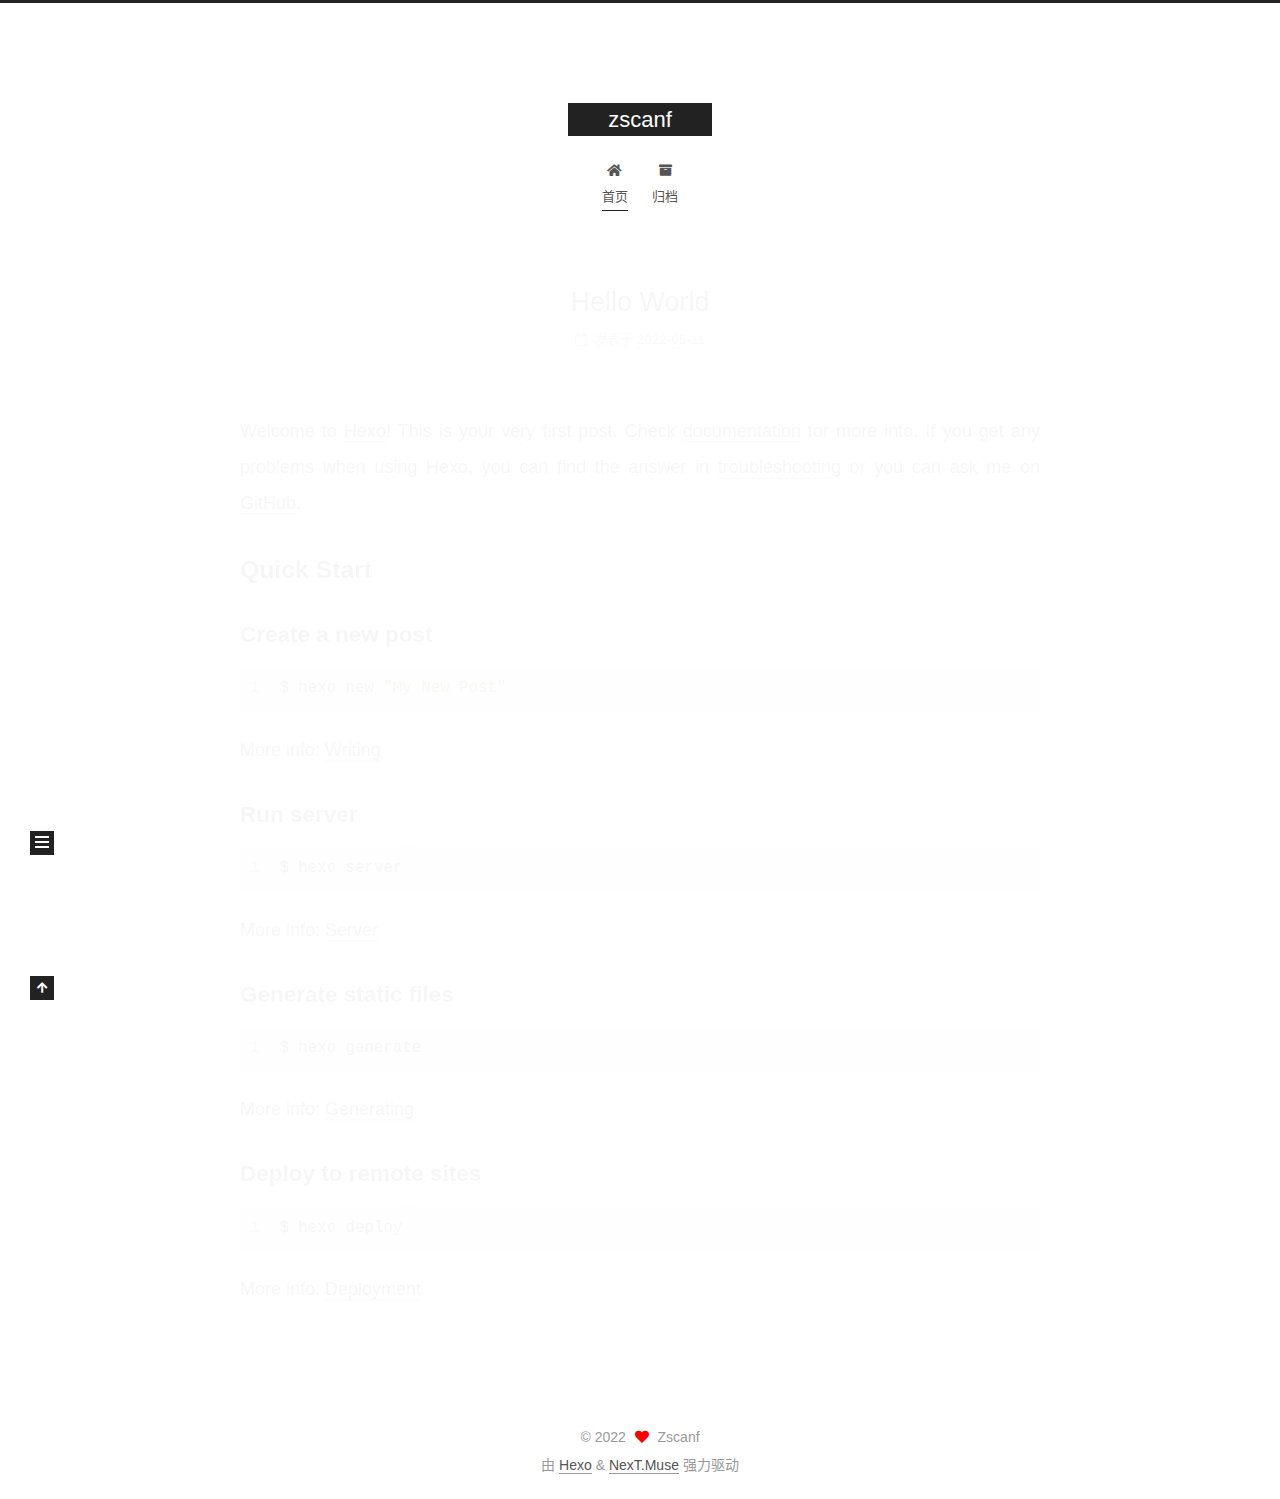
<file: index.html>
<!DOCTYPE html>
<html lang="zh-CN">
<head>
  <meta charset="UTF-8">
<meta name="viewport" content="width=device-width, initial-scale=1, maximum-scale=2">
<meta name="theme-color" content="#222">
<meta name="generator" content="Hexo 6.2.0">
  <link rel="apple-touch-icon" sizes="180x180" href="/images/apple-touch-icon-next.png">
  <link rel="icon" type="image/png" sizes="32x32" href="/images/favicon-32x32-next.png">
  <link rel="icon" type="image/png" sizes="16x16" href="/images/favicon-16x16-next.png">
  <link rel="mask-icon" href="/images/logo.svg" color="#222">

<link rel="stylesheet" href="/css/main.css">


<link rel="stylesheet" href="/lib/font-awesome/css/all.min.css">

<script id="hexo-configurations">
    var NexT = window.NexT || {};
    var CONFIG = {"hostname":"example.com","root":"/","scheme":"Muse","version":"7.8.0","exturl":false,"sidebar":{"position":"left","display":"post","padding":18,"offset":12,"onmobile":false},"copycode":{"enable":false,"show_result":false,"style":null},"back2top":{"enable":true,"sidebar":false,"scrollpercent":false},"bookmark":{"enable":false,"color":"#222","save":"auto"},"fancybox":false,"mediumzoom":false,"lazyload":false,"pangu":false,"comments":{"style":"tabs","active":null,"storage":true,"lazyload":false,"nav":null},"algolia":{"hits":{"per_page":10},"labels":{"input_placeholder":"Search for Posts","hits_empty":"We didn't find any results for the search: ${query}","hits_stats":"${hits} results found in ${time} ms"}},"localsearch":{"enable":false,"trigger":"auto","top_n_per_article":1,"unescape":false,"preload":false},"motion":{"enable":true,"async":false,"transition":{"post_block":"fadeIn","post_header":"slideDownIn","post_body":"slideDownIn","coll_header":"slideLeftIn","sidebar":"slideUpIn"}}};
  </script>

  <meta name="description" content="the blog of zscanf">
<meta property="og:type" content="website">
<meta property="og:title" content="zscanf">
<meta property="og:url" content="http://example.com/index.html">
<meta property="og:site_name" content="zscanf">
<meta property="og:description" content="the blog of zscanf">
<meta property="og:locale" content="zh_CN">
<meta property="article:author" content="Zscanf">
<meta property="article:tag" content="blog,Python,Java,C,C++">
<meta name="twitter:card" content="summary">

<link rel="canonical" href="http://example.com/">


<script id="page-configurations">
  // https://hexo.io/docs/variables.html
  CONFIG.page = {
    sidebar: "",
    isHome : true,
    isPost : false,
    lang   : 'zh-CN'
  };
</script>

  <title>zscanf</title>
  






  <noscript>
  <style>
  .use-motion .brand,
  .use-motion .menu-item,
  .sidebar-inner,
  .use-motion .post-block,
  .use-motion .pagination,
  .use-motion .comments,
  .use-motion .post-header,
  .use-motion .post-body,
  .use-motion .collection-header { opacity: initial; }

  .use-motion .site-title,
  .use-motion .site-subtitle {
    opacity: initial;
    top: initial;
  }

  .use-motion .logo-line-before i { left: initial; }
  .use-motion .logo-line-after i { right: initial; }
  </style>
</noscript>

</head>

<body itemscope itemtype="http://schema.org/WebPage">
  <div class="container use-motion">
    <div class="headband"></div>

    <header class="header" itemscope itemtype="http://schema.org/WPHeader">
      <div class="header-inner"><div class="site-brand-container">
  <div class="site-nav-toggle">
    <div class="toggle" aria-label="切换导航栏">
      <span class="toggle-line toggle-line-first"></span>
      <span class="toggle-line toggle-line-middle"></span>
      <span class="toggle-line toggle-line-last"></span>
    </div>
  </div>

  <div class="site-meta">

    <a href="/" class="brand" rel="start">
      <span class="logo-line-before"><i></i></span>
      <h1 class="site-title">zscanf</h1>
      <span class="logo-line-after"><i></i></span>
    </a>
  </div>

  <div class="site-nav-right">
    <div class="toggle popup-trigger">
    </div>
  </div>
</div>




<nav class="site-nav">
  <ul id="menu" class="main-menu menu">
        <li class="menu-item menu-item-home">

    <a href="/" rel="section"><i class="fa fa-home fa-fw"></i>首页</a>

  </li>
        <li class="menu-item menu-item-archives">

    <a href="/archives/" rel="section"><i class="fa fa-archive fa-fw"></i>归档</a>

  </li>
  </ul>
</nav>




</div>
    </header>

    
  <div class="back-to-top">
    <i class="fa fa-arrow-up"></i>
    <span>0%</span>
  </div>


    <main class="main">
      <div class="main-inner">
        <div class="content-wrap">
          

          <div class="content index posts-expand">
            
      
  
  
  <article itemscope itemtype="http://schema.org/Article" class="post-block" lang="zh-CN">
    <link itemprop="mainEntityOfPage" href="http://example.com/2022/05/11/hello-world/">

    <span hidden itemprop="author" itemscope itemtype="http://schema.org/Person">
      <meta itemprop="image" content="/images/avatar.gif">
      <meta itemprop="name" content="Zscanf">
      <meta itemprop="description" content="the blog of zscanf">
    </span>

    <span hidden itemprop="publisher" itemscope itemtype="http://schema.org/Organization">
      <meta itemprop="name" content="zscanf">
    </span>
      <header class="post-header">
        <h2 class="post-title" itemprop="name headline">
          
            <a href="/2022/05/11/hello-world/" class="post-title-link" itemprop="url">Hello World</a>
        </h2>

        <div class="post-meta">
            <span class="post-meta-item">
              <span class="post-meta-item-icon">
                <i class="far fa-calendar"></i>
              </span>
              <span class="post-meta-item-text">发表于</span>

              <time title="创建时间：2022-05-11 19:59:08" itemprop="dateCreated datePublished" datetime="2022-05-11T19:59:08+08:00">2022-05-11</time>
            </span>

          

        </div>
      </header>

    
    
    
    <div class="post-body" itemprop="articleBody">

      
          <p>Welcome to <a target="_blank" rel="noopener" href="https://hexo.io/">Hexo</a>! This is your very first post. Check <a target="_blank" rel="noopener" href="https://hexo.io/docs/">documentation</a> for more info. If you get any problems when using Hexo, you can find the answer in <a target="_blank" rel="noopener" href="https://hexo.io/docs/troubleshooting.html">troubleshooting</a> or you can ask me on <a target="_blank" rel="noopener" href="https://github.com/hexojs/hexo/issues">GitHub</a>.</p>
<h2 id="Quick-Start"><a href="#Quick-Start" class="headerlink" title="Quick Start"></a>Quick Start</h2><h3 id="Create-a-new-post"><a href="#Create-a-new-post" class="headerlink" title="Create a new post"></a>Create a new post</h3><figure class="highlight bash"><table><tr><td class="gutter"><pre><span class="line">1</span><br></pre></td><td class="code"><pre><span class="line">$ hexo new <span class="string">&quot;My New Post&quot;</span></span><br></pre></td></tr></table></figure>

<p>More info: <a target="_blank" rel="noopener" href="https://hexo.io/docs/writing.html">Writing</a></p>
<h3 id="Run-server"><a href="#Run-server" class="headerlink" title="Run server"></a>Run server</h3><figure class="highlight bash"><table><tr><td class="gutter"><pre><span class="line">1</span><br></pre></td><td class="code"><pre><span class="line">$ hexo server</span><br></pre></td></tr></table></figure>

<p>More info: <a target="_blank" rel="noopener" href="https://hexo.io/docs/server.html">Server</a></p>
<h3 id="Generate-static-files"><a href="#Generate-static-files" class="headerlink" title="Generate static files"></a>Generate static files</h3><figure class="highlight bash"><table><tr><td class="gutter"><pre><span class="line">1</span><br></pre></td><td class="code"><pre><span class="line">$ hexo generate</span><br></pre></td></tr></table></figure>

<p>More info: <a target="_blank" rel="noopener" href="https://hexo.io/docs/generating.html">Generating</a></p>
<h3 id="Deploy-to-remote-sites"><a href="#Deploy-to-remote-sites" class="headerlink" title="Deploy to remote sites"></a>Deploy to remote sites</h3><figure class="highlight bash"><table><tr><td class="gutter"><pre><span class="line">1</span><br></pre></td><td class="code"><pre><span class="line">$ hexo deploy</span><br></pre></td></tr></table></figure>

<p>More info: <a target="_blank" rel="noopener" href="https://hexo.io/docs/one-command-deployment.html">Deployment</a></p>

      
    </div>

    
    
    
      <footer class="post-footer">
        <div class="post-eof"></div>
      </footer>
  </article>
  
  
  


  



          </div>
          

<script>
  window.addEventListener('tabs:register', () => {
    let { activeClass } = CONFIG.comments;
    if (CONFIG.comments.storage) {
      activeClass = localStorage.getItem('comments_active') || activeClass;
    }
    if (activeClass) {
      let activeTab = document.querySelector(`a[href="#comment-${activeClass}"]`);
      if (activeTab) {
        activeTab.click();
      }
    }
  });
  if (CONFIG.comments.storage) {
    window.addEventListener('tabs:click', event => {
      if (!event.target.matches('.tabs-comment .tab-content .tab-pane')) return;
      let commentClass = event.target.classList[1];
      localStorage.setItem('comments_active', commentClass);
    });
  }
</script>

        </div>
          
  
  <div class="toggle sidebar-toggle">
    <span class="toggle-line toggle-line-first"></span>
    <span class="toggle-line toggle-line-middle"></span>
    <span class="toggle-line toggle-line-last"></span>
  </div>

  <aside class="sidebar">
    <div class="sidebar-inner">

      <ul class="sidebar-nav motion-element">
        <li class="sidebar-nav-toc">
          文章目录
        </li>
        <li class="sidebar-nav-overview">
          站点概览
        </li>
      </ul>

      <!--noindex-->
      <div class="post-toc-wrap sidebar-panel">
      </div>
      <!--/noindex-->

      <div class="site-overview-wrap sidebar-panel">
        <div class="site-author motion-element" itemprop="author" itemscope itemtype="http://schema.org/Person">
  <p class="site-author-name" itemprop="name">Zscanf</p>
  <div class="site-description" itemprop="description">the blog of zscanf</div>
</div>
<div class="site-state-wrap motion-element">
  <nav class="site-state">
      <div class="site-state-item site-state-posts">
          <a href="/archives/">
        
          <span class="site-state-item-count">1</span>
          <span class="site-state-item-name">日志</span>
        </a>
      </div>
  </nav>
</div>



      </div>

    </div>
  </aside>
  <div id="sidebar-dimmer"></div>


      </div>
    </main>

    <footer class="footer">
      <div class="footer-inner">
        

        

<div class="copyright">
  
  &copy; 
  <span itemprop="copyrightYear">2022</span>
  <span class="with-love">
    <i class="fa fa-heart"></i>
  </span>
  <span class="author" itemprop="copyrightHolder">Zscanf</span>
</div>
  <div class="powered-by">由 <a href="https://hexo.io/" class="theme-link" rel="noopener" target="_blank">Hexo</a> & <a href="https://muse.theme-next.org/" class="theme-link" rel="noopener" target="_blank">NexT.Muse</a> 强力驱动
  </div>

        








      </div>
    </footer>
  </div>

  
  <script src="/lib/anime.min.js"></script>
  <script src="/lib/velocity/velocity.min.js"></script>
  <script src="/lib/velocity/velocity.ui.min.js"></script>

<script src="/js/utils.js"></script>

<script src="/js/motion.js"></script>


<script src="/js/schemes/muse.js"></script>


<script src="/js/next-boot.js"></script>




  















  

  

</body>
</html>
</file>
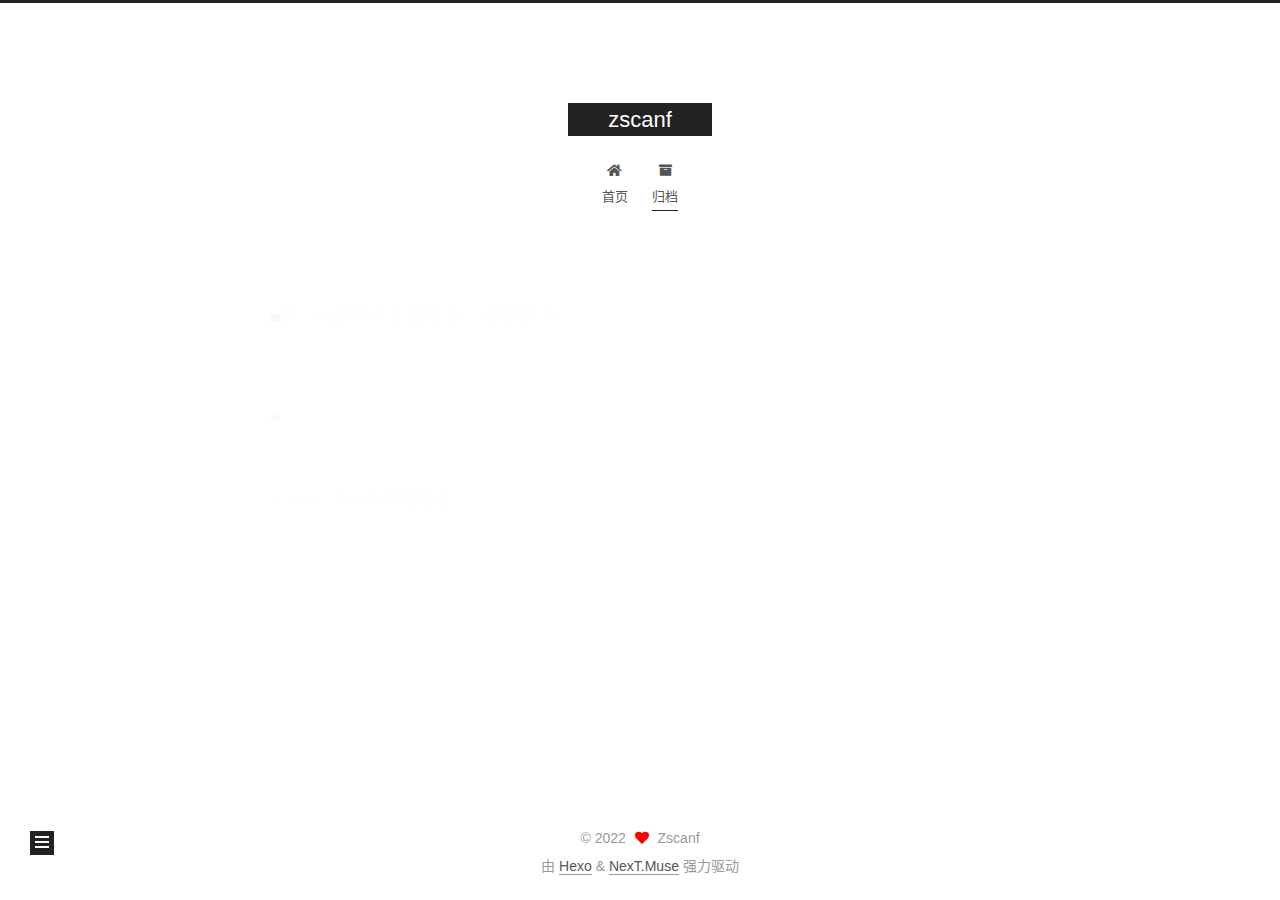
<file: archives/index.html>
<!DOCTYPE html>
<html lang="zh-CN">
<head>
  <meta charset="UTF-8">
<meta name="viewport" content="width=device-width, initial-scale=1, maximum-scale=2">
<meta name="theme-color" content="#222">
<meta name="generator" content="Hexo 6.2.0">
  <link rel="apple-touch-icon" sizes="180x180" href="/images/apple-touch-icon-next.png">
  <link rel="icon" type="image/png" sizes="32x32" href="/images/favicon-32x32-next.png">
  <link rel="icon" type="image/png" sizes="16x16" href="/images/favicon-16x16-next.png">
  <link rel="mask-icon" href="/images/logo.svg" color="#222">

<link rel="stylesheet" href="/css/main.css">


<link rel="stylesheet" href="/lib/font-awesome/css/all.min.css">

<script id="hexo-configurations">
    var NexT = window.NexT || {};
    var CONFIG = {"hostname":"example.com","root":"/","scheme":"Muse","version":"7.8.0","exturl":false,"sidebar":{"position":"left","display":"post","padding":18,"offset":12,"onmobile":false},"copycode":{"enable":false,"show_result":false,"style":null},"back2top":{"enable":true,"sidebar":false,"scrollpercent":false},"bookmark":{"enable":false,"color":"#222","save":"auto"},"fancybox":false,"mediumzoom":false,"lazyload":false,"pangu":false,"comments":{"style":"tabs","active":null,"storage":true,"lazyload":false,"nav":null},"algolia":{"hits":{"per_page":10},"labels":{"input_placeholder":"Search for Posts","hits_empty":"We didn't find any results for the search: ${query}","hits_stats":"${hits} results found in ${time} ms"}},"localsearch":{"enable":false,"trigger":"auto","top_n_per_article":1,"unescape":false,"preload":false},"motion":{"enable":true,"async":false,"transition":{"post_block":"fadeIn","post_header":"slideDownIn","post_body":"slideDownIn","coll_header":"slideLeftIn","sidebar":"slideUpIn"}}};
  </script>

  <meta name="description" content="the blog of zscanf">
<meta property="og:type" content="website">
<meta property="og:title" content="zscanf">
<meta property="og:url" content="http://example.com/archives/index.html">
<meta property="og:site_name" content="zscanf">
<meta property="og:description" content="the blog of zscanf">
<meta property="og:locale" content="zh_CN">
<meta property="article:author" content="Zscanf">
<meta property="article:tag" content="blog,Python,Java,C,C++">
<meta name="twitter:card" content="summary">

<link rel="canonical" href="http://example.com/archives/">


<script id="page-configurations">
  // https://hexo.io/docs/variables.html
  CONFIG.page = {
    sidebar: "",
    isHome : false,
    isPost : false,
    lang   : 'zh-CN'
  };
</script>

  <title>归档 | zscanf</title>
  






  <noscript>
  <style>
  .use-motion .brand,
  .use-motion .menu-item,
  .sidebar-inner,
  .use-motion .post-block,
  .use-motion .pagination,
  .use-motion .comments,
  .use-motion .post-header,
  .use-motion .post-body,
  .use-motion .collection-header { opacity: initial; }

  .use-motion .site-title,
  .use-motion .site-subtitle {
    opacity: initial;
    top: initial;
  }

  .use-motion .logo-line-before i { left: initial; }
  .use-motion .logo-line-after i { right: initial; }
  </style>
</noscript>

</head>

<body itemscope itemtype="http://schema.org/WebPage">
  <div class="container use-motion">
    <div class="headband"></div>

    <header class="header" itemscope itemtype="http://schema.org/WPHeader">
      <div class="header-inner"><div class="site-brand-container">
  <div class="site-nav-toggle">
    <div class="toggle" aria-label="切换导航栏">
      <span class="toggle-line toggle-line-first"></span>
      <span class="toggle-line toggle-line-middle"></span>
      <span class="toggle-line toggle-line-last"></span>
    </div>
  </div>

  <div class="site-meta">

    <a href="/" class="brand" rel="start">
      <span class="logo-line-before"><i></i></span>
      <h1 class="site-title">zscanf</h1>
      <span class="logo-line-after"><i></i></span>
    </a>
  </div>

  <div class="site-nav-right">
    <div class="toggle popup-trigger">
    </div>
  </div>
</div>




<nav class="site-nav">
  <ul id="menu" class="main-menu menu">
        <li class="menu-item menu-item-home">

    <a href="/" rel="section"><i class="fa fa-home fa-fw"></i>首页</a>

  </li>
        <li class="menu-item menu-item-archives">

    <a href="/archives/" rel="section"><i class="fa fa-archive fa-fw"></i>归档</a>

  </li>
  </ul>
</nav>




</div>
    </header>

    
  <div class="back-to-top">
    <i class="fa fa-arrow-up"></i>
    <span>0%</span>
  </div>


    <main class="main">
      <div class="main-inner">
        <div class="content-wrap">
          

          <div class="content archive">
            

  
  
  
  <div class="post-block">
    <div class="posts-collapse">
      <div class="collection-title">
        <span class="collection-header">嗯..! 目前共计 2 篇日志。 继续努力。</span>
      </div>

      
    <div class="collection-year">
      <span class="collection-header">2022</span>
    </div>

  <article itemscope itemtype="http://schema.org/Article">
    <header class="post-header">

      <div class="post-meta">
        <time itemprop="dateCreated"
              datetime="2022-05-11T21:00:23+08:00"
              content="2022-05-11">
          05-11
        </time>
      </div>

      <div class="post-title">
          <a class="post-title-link" href="/2022/05/11/Test02-%E7%BD%91%E7%BB%9C%E6%89%AB%E6%8F%8F/" itemprop="url">
            <span itemprop="name">Test02-网络扫描</span>
          </a>
      </div>

    </header>
  </article>

  <article itemscope itemtype="http://schema.org/Article">
    <header class="post-header">

      <div class="post-meta">
        <time itemprop="dateCreated"
              datetime="2022-05-11T19:59:08+08:00"
              content="2022-05-11">
          05-11
        </time>
      </div>

      <div class="post-title">
          <a class="post-title-link" href="/2022/05/11/hello-world/" itemprop="url">
            <span itemprop="name">Hello World</span>
          </a>
      </div>

    </header>
  </article>


    </div>
  </div>
  
  
  

  



          </div>
          

<script>
  window.addEventListener('tabs:register', () => {
    let { activeClass } = CONFIG.comments;
    if (CONFIG.comments.storage) {
      activeClass = localStorage.getItem('comments_active') || activeClass;
    }
    if (activeClass) {
      let activeTab = document.querySelector(`a[href="#comment-${activeClass}"]`);
      if (activeTab) {
        activeTab.click();
      }
    }
  });
  if (CONFIG.comments.storage) {
    window.addEventListener('tabs:click', event => {
      if (!event.target.matches('.tabs-comment .tab-content .tab-pane')) return;
      let commentClass = event.target.classList[1];
      localStorage.setItem('comments_active', commentClass);
    });
  }
</script>

        </div>
          
  
  <div class="toggle sidebar-toggle">
    <span class="toggle-line toggle-line-first"></span>
    <span class="toggle-line toggle-line-middle"></span>
    <span class="toggle-line toggle-line-last"></span>
  </div>

  <aside class="sidebar">
    <div class="sidebar-inner">

      <ul class="sidebar-nav motion-element">
        <li class="sidebar-nav-toc">
          文章目录
        </li>
        <li class="sidebar-nav-overview">
          站点概览
        </li>
      </ul>

      <!--noindex-->
      <div class="post-toc-wrap sidebar-panel">
      </div>
      <!--/noindex-->

      <div class="site-overview-wrap sidebar-panel">
        <div class="site-author motion-element" itemprop="author" itemscope itemtype="http://schema.org/Person">
  <p class="site-author-name" itemprop="name">Zscanf</p>
  <div class="site-description" itemprop="description">the blog of zscanf</div>
</div>
<div class="site-state-wrap motion-element">
  <nav class="site-state">
      <div class="site-state-item site-state-posts">
          <a href="/archives/">
        
          <span class="site-state-item-count">2</span>
          <span class="site-state-item-name">日志</span>
        </a>
      </div>
      <div class="site-state-item site-state-tags">
            <a href="/tags/">
        <span class="site-state-item-count">2</span>
        <span class="site-state-item-name">标签</span></a>
      </div>
  </nav>
</div>



      </div>

    </div>
  </aside>
  <div id="sidebar-dimmer"></div>


      </div>
    </main>

    <footer class="footer">
      <div class="footer-inner">
        

        

<div class="copyright">
  
  &copy; 
  <span itemprop="copyrightYear">2022</span>
  <span class="with-love">
    <i class="fa fa-heart"></i>
  </span>
  <span class="author" itemprop="copyrightHolder">Zscanf</span>
</div>
  <div class="powered-by">由 <a href="https://hexo.io/" class="theme-link" rel="noopener" target="_blank">Hexo</a> & <a href="https://muse.theme-next.org/" class="theme-link" rel="noopener" target="_blank">NexT.Muse</a> 强力驱动
  </div>

        








      </div>
    </footer>
  </div>

  
  <script src="/lib/anime.min.js"></script>
  <script src="/lib/velocity/velocity.min.js"></script>
  <script src="/lib/velocity/velocity.ui.min.js"></script>

<script src="/js/utils.js"></script>

<script src="/js/motion.js"></script>


<script src="/js/schemes/muse.js"></script>


<script src="/js/next-boot.js"></script>




  















  

  

</body>
</html>
</file>
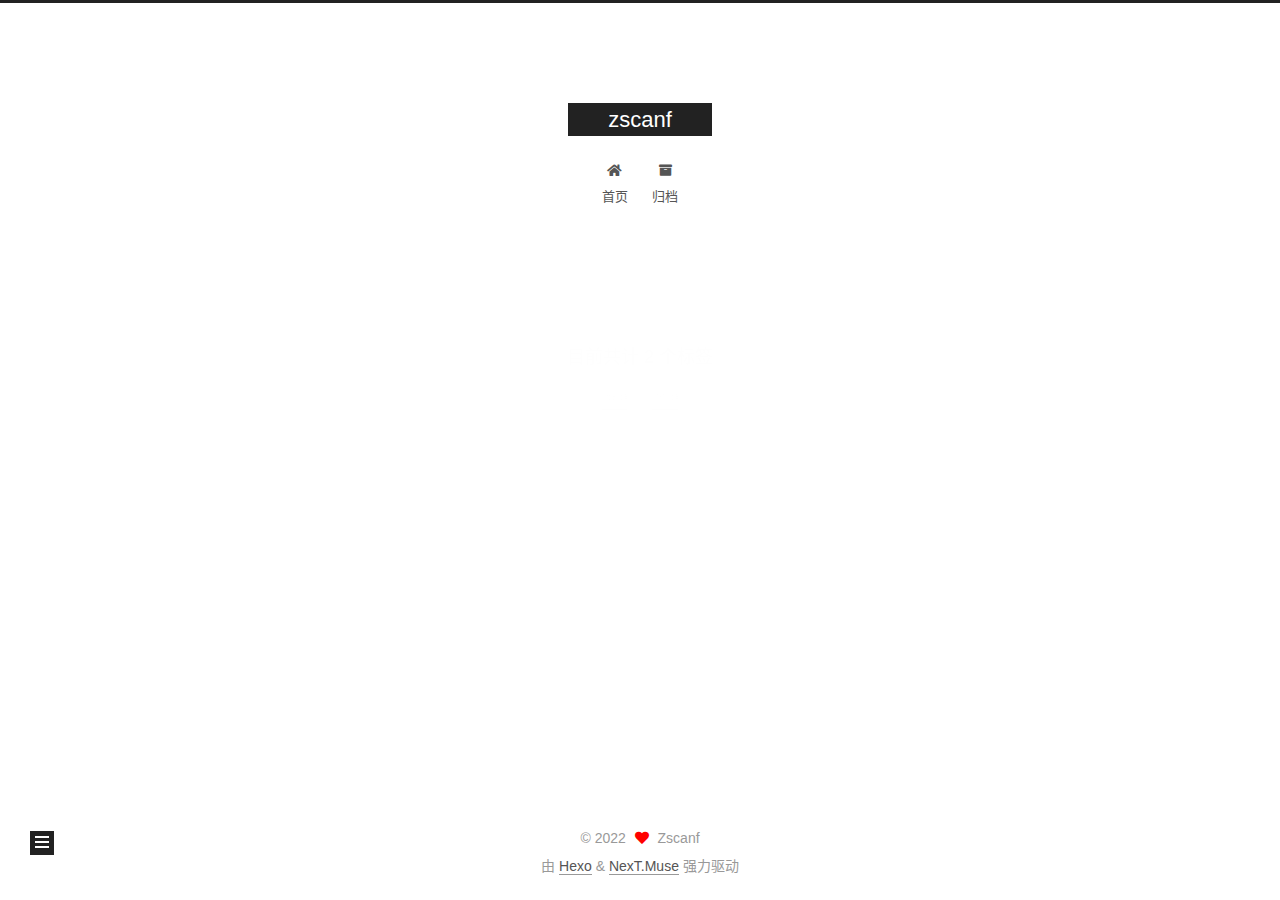
<file: tags/index.html>
<!DOCTYPE html>
<html lang="zh-CN">
<head>
  <meta charset="UTF-8">
<meta name="viewport" content="width=device-width, initial-scale=1, maximum-scale=2">
<meta name="theme-color" content="#222">
<meta name="generator" content="Hexo 6.2.0">
  <link rel="apple-touch-icon" sizes="180x180" href="/images/apple-touch-icon-next.png">
  <link rel="icon" type="image/png" sizes="32x32" href="/images/favicon-32x32-next.png">
  <link rel="icon" type="image/png" sizes="16x16" href="/images/favicon-16x16-next.png">
  <link rel="mask-icon" href="/images/logo.svg" color="#222">

<link rel="stylesheet" href="/css/main.css">


<link rel="stylesheet" href="/lib/font-awesome/css/all.min.css">

<script id="hexo-configurations">
    var NexT = window.NexT || {};
    var CONFIG = {"hostname":"example.com","root":"/","scheme":"Muse","version":"7.8.0","exturl":false,"sidebar":{"position":"left","display":"post","padding":18,"offset":12,"onmobile":false},"copycode":{"enable":false,"show_result":false,"style":null},"back2top":{"enable":true,"sidebar":false,"scrollpercent":false},"bookmark":{"enable":false,"color":"#222","save":"auto"},"fancybox":false,"mediumzoom":false,"lazyload":false,"pangu":false,"comments":{"style":"tabs","active":null,"storage":true,"lazyload":false,"nav":null},"algolia":{"hits":{"per_page":10},"labels":{"input_placeholder":"Search for Posts","hits_empty":"We didn't find any results for the search: ${query}","hits_stats":"${hits} results found in ${time} ms"}},"localsearch":{"enable":false,"trigger":"auto","top_n_per_article":1,"unescape":false,"preload":false},"motion":{"enable":true,"async":false,"transition":{"post_block":"fadeIn","post_header":"slideDownIn","post_body":"slideDownIn","coll_header":"slideLeftIn","sidebar":"slideUpIn"}}};
  </script>

  <meta name="description" content="the blog of zscanf">
<meta property="og:type" content="website">
<meta property="og:title" content="zscanf">
<meta property="og:url" content="http://example.com/tags/index.html">
<meta property="og:site_name" content="zscanf">
<meta property="og:description" content="the blog of zscanf">
<meta property="og:locale" content="zh_CN">
<meta property="article:published_time" content="2022-05-11T12:33:26.360Z">
<meta property="article:modified_time" content="2022-05-11T12:33:26.360Z">
<meta property="article:author" content="Zscanf">
<meta property="article:tag" content="blog,Python,Java,C,C++">
<meta name="twitter:card" content="summary">

<link rel="canonical" href="http://example.com/tags/">


<script id="page-configurations">
  // https://hexo.io/docs/variables.html
  CONFIG.page = {
    sidebar: "",
    isHome : false,
    isPost : false,
    lang   : 'zh-CN'
  };
</script>

  <title>标签 | zscanf
</title>
  






  <noscript>
  <style>
  .use-motion .brand,
  .use-motion .menu-item,
  .sidebar-inner,
  .use-motion .post-block,
  .use-motion .pagination,
  .use-motion .comments,
  .use-motion .post-header,
  .use-motion .post-body,
  .use-motion .collection-header { opacity: initial; }

  .use-motion .site-title,
  .use-motion .site-subtitle {
    opacity: initial;
    top: initial;
  }

  .use-motion .logo-line-before i { left: initial; }
  .use-motion .logo-line-after i { right: initial; }
  </style>
</noscript>

</head>

<body itemscope itemtype="http://schema.org/WebPage">
  <div class="container use-motion">
    <div class="headband"></div>

    <header class="header" itemscope itemtype="http://schema.org/WPHeader">
      <div class="header-inner"><div class="site-brand-container">
  <div class="site-nav-toggle">
    <div class="toggle" aria-label="切换导航栏">
      <span class="toggle-line toggle-line-first"></span>
      <span class="toggle-line toggle-line-middle"></span>
      <span class="toggle-line toggle-line-last"></span>
    </div>
  </div>

  <div class="site-meta">

    <a href="/" class="brand" rel="start">
      <span class="logo-line-before"><i></i></span>
      <h1 class="site-title">zscanf</h1>
      <span class="logo-line-after"><i></i></span>
    </a>
  </div>

  <div class="site-nav-right">
    <div class="toggle popup-trigger">
    </div>
  </div>
</div>




<nav class="site-nav">
  <ul id="menu" class="main-menu menu">
        <li class="menu-item menu-item-home">

    <a href="/" rel="section"><i class="fa fa-home fa-fw"></i>首页</a>

  </li>
        <li class="menu-item menu-item-archives">

    <a href="/archives/" rel="section"><i class="fa fa-archive fa-fw"></i>归档</a>

  </li>
  </ul>
</nav>




</div>
    </header>

    
  <div class="back-to-top">
    <i class="fa fa-arrow-up"></i>
    <span>0%</span>
  </div>


    <main class="main">
      <div class="main-inner">
        <div class="content-wrap">
          
  
  

          <div class="content page posts-expand">
            

    
    
    
    <div class="post-block" lang="zh-CN">
      <header class="post-header">

<h1 class="post-title" itemprop="name headline">
</h1>

<div class="post-meta">
  

</div>

</header>

      
      
      
      <div class="post-body">
          <div class="tag-cloud">
            <div class="tag-cloud-title">
              目前共计 2 个标签
            </div>
            <div class="tag-cloud-tags">
              <a href="/tags/hello/" style="font-size: 12px; color: #ccc">hello</a> <a href="/tags/hexo/" style="font-size: 12px; color: #ccc">hexo</a>
            </div>
          </div>
        
      </div>
      
      
      
    </div>
    

    
    
    


          </div>
          

<script>
  window.addEventListener('tabs:register', () => {
    let { activeClass } = CONFIG.comments;
    if (CONFIG.comments.storage) {
      activeClass = localStorage.getItem('comments_active') || activeClass;
    }
    if (activeClass) {
      let activeTab = document.querySelector(`a[href="#comment-${activeClass}"]`);
      if (activeTab) {
        activeTab.click();
      }
    }
  });
  if (CONFIG.comments.storage) {
    window.addEventListener('tabs:click', event => {
      if (!event.target.matches('.tabs-comment .tab-content .tab-pane')) return;
      let commentClass = event.target.classList[1];
      localStorage.setItem('comments_active', commentClass);
    });
  }
</script>

        </div>
          
  
  <div class="toggle sidebar-toggle">
    <span class="toggle-line toggle-line-first"></span>
    <span class="toggle-line toggle-line-middle"></span>
    <span class="toggle-line toggle-line-last"></span>
  </div>

  <aside class="sidebar">
    <div class="sidebar-inner">

      <ul class="sidebar-nav motion-element">
        <li class="sidebar-nav-toc">
          文章目录
        </li>
        <li class="sidebar-nav-overview">
          站点概览
        </li>
      </ul>

      <!--noindex-->
      <div class="post-toc-wrap sidebar-panel">
      </div>
      <!--/noindex-->

      <div class="site-overview-wrap sidebar-panel">
        <div class="site-author motion-element" itemprop="author" itemscope itemtype="http://schema.org/Person">
  <p class="site-author-name" itemprop="name">Zscanf</p>
  <div class="site-description" itemprop="description">the blog of zscanf</div>
</div>
<div class="site-state-wrap motion-element">
  <nav class="site-state">
      <div class="site-state-item site-state-posts">
          <a href="/archives/">
        
          <span class="site-state-item-count">2</span>
          <span class="site-state-item-name">日志</span>
        </a>
      </div>
      <div class="site-state-item site-state-tags">
            <a href="/tags/">
        <span class="site-state-item-count">2</span>
        <span class="site-state-item-name">标签</span></a>
      </div>
  </nav>
</div>



      </div>

    </div>
  </aside>
  <div id="sidebar-dimmer"></div>


      </div>
    </main>

    <footer class="footer">
      <div class="footer-inner">
        

        

<div class="copyright">
  
  &copy; 
  <span itemprop="copyrightYear">2022</span>
  <span class="with-love">
    <i class="fa fa-heart"></i>
  </span>
  <span class="author" itemprop="copyrightHolder">Zscanf</span>
</div>
  <div class="powered-by">由 <a href="https://hexo.io/" class="theme-link" rel="noopener" target="_blank">Hexo</a> & <a href="https://muse.theme-next.org/" class="theme-link" rel="noopener" target="_blank">NexT.Muse</a> 强力驱动
  </div>

        








      </div>
    </footer>
  </div>

  
  <script src="/lib/anime.min.js"></script>
  <script src="/lib/velocity/velocity.min.js"></script>
  <script src="/lib/velocity/velocity.ui.min.js"></script>

<script src="/js/utils.js"></script>

<script src="/js/motion.js"></script>


<script src="/js/schemes/muse.js"></script>


<script src="/js/next-boot.js"></script>




  















  

  

</body>
</html>
</file>
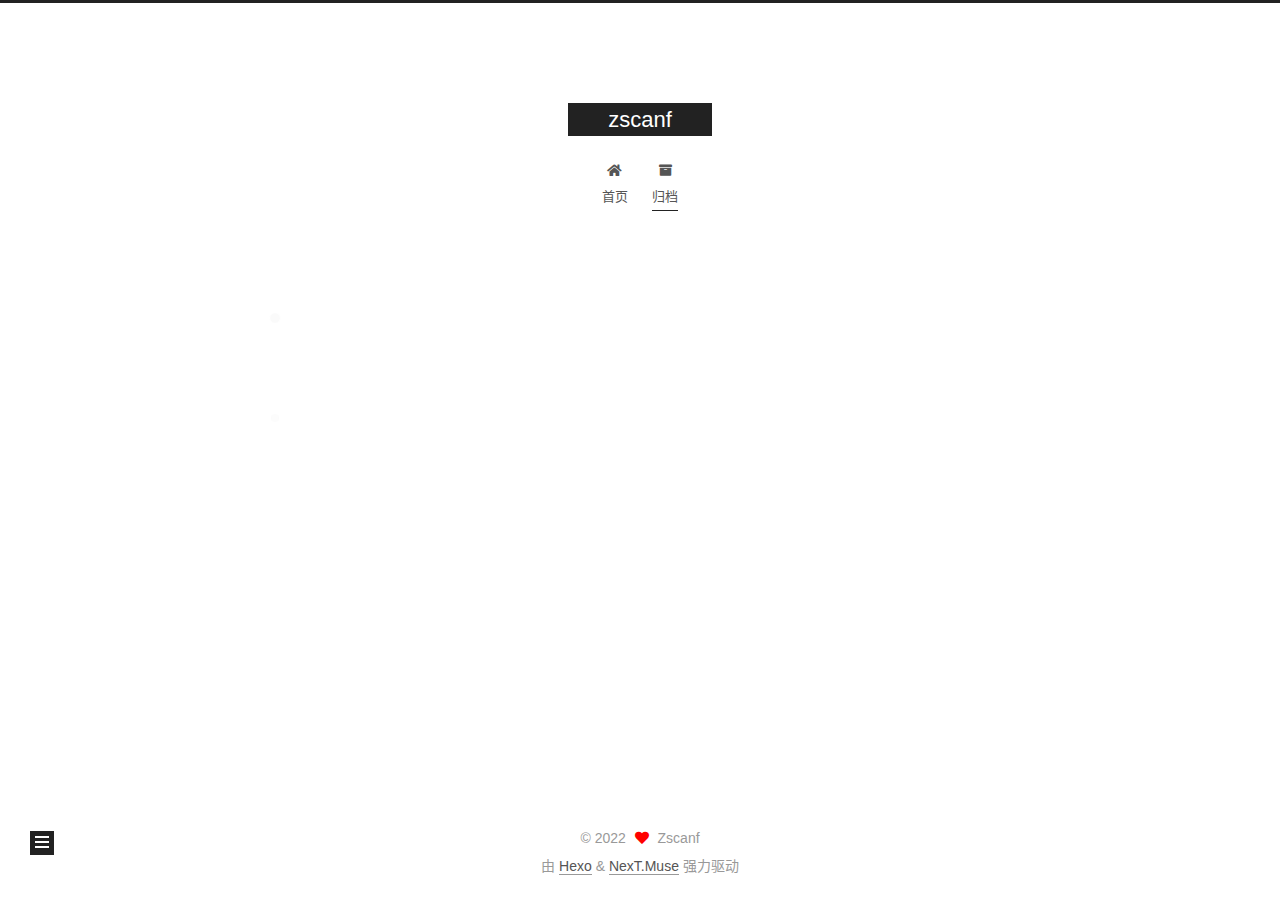
<file: archives/2022/index.html>
<!DOCTYPE html>
<html lang="zh-CN">
<head>
  <meta charset="UTF-8">
<meta name="viewport" content="width=device-width, initial-scale=1, maximum-scale=2">
<meta name="theme-color" content="#222">
<meta name="generator" content="Hexo 6.2.0">
  <link rel="apple-touch-icon" sizes="180x180" href="/images/apple-touch-icon-next.png">
  <link rel="icon" type="image/png" sizes="32x32" href="/images/favicon-32x32-next.png">
  <link rel="icon" type="image/png" sizes="16x16" href="/images/favicon-16x16-next.png">
  <link rel="mask-icon" href="/images/logo.svg" color="#222">

<link rel="stylesheet" href="/css/main.css">


<link rel="stylesheet" href="/lib/font-awesome/css/all.min.css">

<script id="hexo-configurations">
    var NexT = window.NexT || {};
    var CONFIG = {"hostname":"example.com","root":"/","scheme":"Muse","version":"7.8.0","exturl":false,"sidebar":{"position":"left","display":"post","padding":18,"offset":12,"onmobile":false},"copycode":{"enable":false,"show_result":false,"style":null},"back2top":{"enable":true,"sidebar":false,"scrollpercent":false},"bookmark":{"enable":false,"color":"#222","save":"auto"},"fancybox":false,"mediumzoom":false,"lazyload":false,"pangu":false,"comments":{"style":"tabs","active":null,"storage":true,"lazyload":false,"nav":null},"algolia":{"hits":{"per_page":10},"labels":{"input_placeholder":"Search for Posts","hits_empty":"We didn't find any results for the search: ${query}","hits_stats":"${hits} results found in ${time} ms"}},"localsearch":{"enable":false,"trigger":"auto","top_n_per_article":1,"unescape":false,"preload":false},"motion":{"enable":true,"async":false,"transition":{"post_block":"fadeIn","post_header":"slideDownIn","post_body":"slideDownIn","coll_header":"slideLeftIn","sidebar":"slideUpIn"}}};
  </script>

  <meta name="description" content="the blog of zscanf">
<meta property="og:type" content="website">
<meta property="og:title" content="zscanf">
<meta property="og:url" content="http://example.com/archives/2022/index.html">
<meta property="og:site_name" content="zscanf">
<meta property="og:description" content="the blog of zscanf">
<meta property="og:locale" content="zh_CN">
<meta property="article:author" content="Zscanf">
<meta property="article:tag" content="blog,Python,Java,C,C++">
<meta name="twitter:card" content="summary">

<link rel="canonical" href="http://example.com/archives/2022/">


<script id="page-configurations">
  // https://hexo.io/docs/variables.html
  CONFIG.page = {
    sidebar: "",
    isHome : false,
    isPost : false,
    lang   : 'zh-CN'
  };
</script>

  <title>归档 | zscanf</title>
  






  <noscript>
  <style>
  .use-motion .brand,
  .use-motion .menu-item,
  .sidebar-inner,
  .use-motion .post-block,
  .use-motion .pagination,
  .use-motion .comments,
  .use-motion .post-header,
  .use-motion .post-body,
  .use-motion .collection-header { opacity: initial; }

  .use-motion .site-title,
  .use-motion .site-subtitle {
    opacity: initial;
    top: initial;
  }

  .use-motion .logo-line-before i { left: initial; }
  .use-motion .logo-line-after i { right: initial; }
  </style>
</noscript>

</head>

<body itemscope itemtype="http://schema.org/WebPage">
  <div class="container use-motion">
    <div class="headband"></div>

    <header class="header" itemscope itemtype="http://schema.org/WPHeader">
      <div class="header-inner"><div class="site-brand-container">
  <div class="site-nav-toggle">
    <div class="toggle" aria-label="切换导航栏">
      <span class="toggle-line toggle-line-first"></span>
      <span class="toggle-line toggle-line-middle"></span>
      <span class="toggle-line toggle-line-last"></span>
    </div>
  </div>

  <div class="site-meta">

    <a href="/" class="brand" rel="start">
      <span class="logo-line-before"><i></i></span>
      <h1 class="site-title">zscanf</h1>
      <span class="logo-line-after"><i></i></span>
    </a>
  </div>

  <div class="site-nav-right">
    <div class="toggle popup-trigger">
    </div>
  </div>
</div>




<nav class="site-nav">
  <ul id="menu" class="main-menu menu">
        <li class="menu-item menu-item-home">

    <a href="/" rel="section"><i class="fa fa-home fa-fw"></i>首页</a>

  </li>
        <li class="menu-item menu-item-archives">

    <a href="/archives/" rel="section"><i class="fa fa-archive fa-fw"></i>归档</a>

  </li>
  </ul>
</nav>




</div>
    </header>

    
  <div class="back-to-top">
    <i class="fa fa-arrow-up"></i>
    <span>0%</span>
  </div>


    <main class="main">
      <div class="main-inner">
        <div class="content-wrap">
          

          <div class="content archive">
            

  
  
  
  <div class="post-block">
    <div class="posts-collapse">
      <div class="collection-title">
        <span class="collection-header">嗯..! 目前共计 1 篇日志。 继续努力。</span>
      </div>

      
    <div class="collection-year">
      <span class="collection-header">2022</span>
    </div>

  <article itemscope itemtype="http://schema.org/Article">
    <header class="post-header">

      <div class="post-meta">
        <time itemprop="dateCreated"
              datetime="2022-05-11T19:59:08+08:00"
              content="2022-05-11">
          05-11
        </time>
      </div>

      <div class="post-title">
          <a class="post-title-link" href="/2022/05/11/hello-world/" itemprop="url">
            <span itemprop="name">Hello World</span>
          </a>
      </div>

    </header>
  </article>


    </div>
  </div>
  
  
  

  



          </div>
          

<script>
  window.addEventListener('tabs:register', () => {
    let { activeClass } = CONFIG.comments;
    if (CONFIG.comments.storage) {
      activeClass = localStorage.getItem('comments_active') || activeClass;
    }
    if (activeClass) {
      let activeTab = document.querySelector(`a[href="#comment-${activeClass}"]`);
      if (activeTab) {
        activeTab.click();
      }
    }
  });
  if (CONFIG.comments.storage) {
    window.addEventListener('tabs:click', event => {
      if (!event.target.matches('.tabs-comment .tab-content .tab-pane')) return;
      let commentClass = event.target.classList[1];
      localStorage.setItem('comments_active', commentClass);
    });
  }
</script>

        </div>
          
  
  <div class="toggle sidebar-toggle">
    <span class="toggle-line toggle-line-first"></span>
    <span class="toggle-line toggle-line-middle"></span>
    <span class="toggle-line toggle-line-last"></span>
  </div>

  <aside class="sidebar">
    <div class="sidebar-inner">

      <ul class="sidebar-nav motion-element">
        <li class="sidebar-nav-toc">
          文章目录
        </li>
        <li class="sidebar-nav-overview">
          站点概览
        </li>
      </ul>

      <!--noindex-->
      <div class="post-toc-wrap sidebar-panel">
      </div>
      <!--/noindex-->

      <div class="site-overview-wrap sidebar-panel">
        <div class="site-author motion-element" itemprop="author" itemscope itemtype="http://schema.org/Person">
  <p class="site-author-name" itemprop="name">Zscanf</p>
  <div class="site-description" itemprop="description">the blog of zscanf</div>
</div>
<div class="site-state-wrap motion-element">
  <nav class="site-state">
      <div class="site-state-item site-state-posts">
          <a href="/archives/">
        
          <span class="site-state-item-count">1</span>
          <span class="site-state-item-name">日志</span>
        </a>
      </div>
  </nav>
</div>



      </div>

    </div>
  </aside>
  <div id="sidebar-dimmer"></div>


      </div>
    </main>

    <footer class="footer">
      <div class="footer-inner">
        

        

<div class="copyright">
  
  &copy; 
  <span itemprop="copyrightYear">2022</span>
  <span class="with-love">
    <i class="fa fa-heart"></i>
  </span>
  <span class="author" itemprop="copyrightHolder">Zscanf</span>
</div>
  <div class="powered-by">由 <a href="https://hexo.io/" class="theme-link" rel="noopener" target="_blank">Hexo</a> & <a href="https://muse.theme-next.org/" class="theme-link" rel="noopener" target="_blank">NexT.Muse</a> 强力驱动
  </div>

        








      </div>
    </footer>
  </div>

  
  <script src="/lib/anime.min.js"></script>
  <script src="/lib/velocity/velocity.min.js"></script>
  <script src="/lib/velocity/velocity.ui.min.js"></script>

<script src="/js/utils.js"></script>

<script src="/js/motion.js"></script>


<script src="/js/schemes/muse.js"></script>


<script src="/js/next-boot.js"></script>




  















  

  

</body>
</html>
</file>
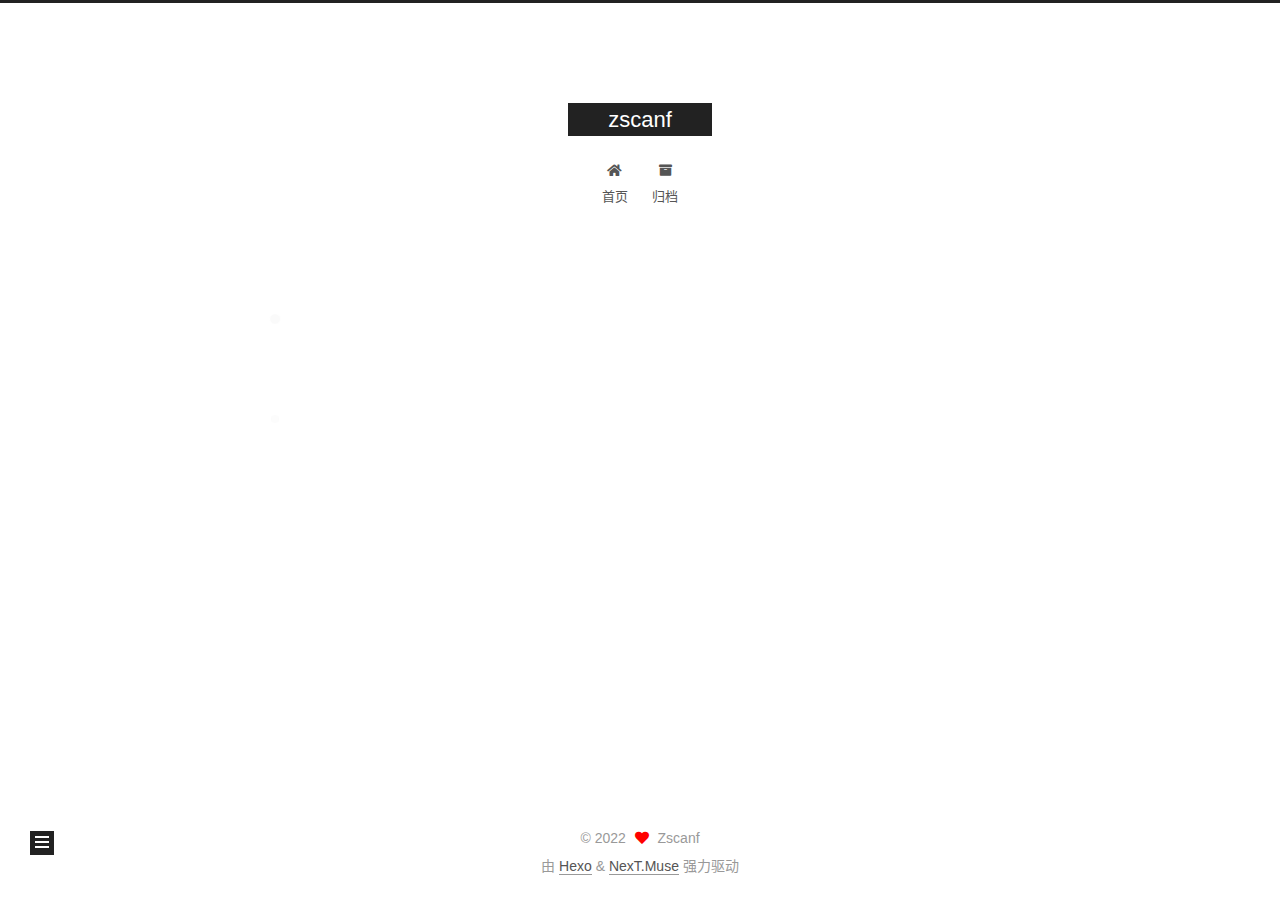
<file: tags/hello/index.html>
<!DOCTYPE html>
<html lang="zh-CN">
<head>
  <meta charset="UTF-8">
<meta name="viewport" content="width=device-width, initial-scale=1, maximum-scale=2">
<meta name="theme-color" content="#222">
<meta name="generator" content="Hexo 6.2.0">
  <link rel="apple-touch-icon" sizes="180x180" href="/images/apple-touch-icon-next.png">
  <link rel="icon" type="image/png" sizes="32x32" href="/images/favicon-32x32-next.png">
  <link rel="icon" type="image/png" sizes="16x16" href="/images/favicon-16x16-next.png">
  <link rel="mask-icon" href="/images/logo.svg" color="#222">

<link rel="stylesheet" href="/css/main.css">


<link rel="stylesheet" href="/lib/font-awesome/css/all.min.css">

<script id="hexo-configurations">
    var NexT = window.NexT || {};
    var CONFIG = {"hostname":"example.com","root":"/","scheme":"Muse","version":"7.8.0","exturl":false,"sidebar":{"position":"left","display":"post","padding":18,"offset":12,"onmobile":false},"copycode":{"enable":false,"show_result":false,"style":null},"back2top":{"enable":true,"sidebar":false,"scrollpercent":false},"bookmark":{"enable":false,"color":"#222","save":"auto"},"fancybox":false,"mediumzoom":false,"lazyload":false,"pangu":false,"comments":{"style":"tabs","active":null,"storage":true,"lazyload":false,"nav":null},"algolia":{"hits":{"per_page":10},"labels":{"input_placeholder":"Search for Posts","hits_empty":"We didn't find any results for the search: ${query}","hits_stats":"${hits} results found in ${time} ms"}},"localsearch":{"enable":false,"trigger":"auto","top_n_per_article":1,"unescape":false,"preload":false},"motion":{"enable":true,"async":false,"transition":{"post_block":"fadeIn","post_header":"slideDownIn","post_body":"slideDownIn","coll_header":"slideLeftIn","sidebar":"slideUpIn"}}};
  </script>

  <meta name="description" content="the blog of zscanf">
<meta property="og:type" content="website">
<meta property="og:title" content="zscanf">
<meta property="og:url" content="http://example.com/tags/hello/index.html">
<meta property="og:site_name" content="zscanf">
<meta property="og:description" content="the blog of zscanf">
<meta property="og:locale" content="zh_CN">
<meta property="article:author" content="Zscanf">
<meta property="article:tag" content="blog,Python,Java,C,C++">
<meta name="twitter:card" content="summary">

<link rel="canonical" href="http://example.com/tags/hello/">


<script id="page-configurations">
  // https://hexo.io/docs/variables.html
  CONFIG.page = {
    sidebar: "",
    isHome : false,
    isPost : false,
    lang   : 'zh-CN'
  };
</script>

  <title>标签: hello | zscanf</title>
  






  <noscript>
  <style>
  .use-motion .brand,
  .use-motion .menu-item,
  .sidebar-inner,
  .use-motion .post-block,
  .use-motion .pagination,
  .use-motion .comments,
  .use-motion .post-header,
  .use-motion .post-body,
  .use-motion .collection-header { opacity: initial; }

  .use-motion .site-title,
  .use-motion .site-subtitle {
    opacity: initial;
    top: initial;
  }

  .use-motion .logo-line-before i { left: initial; }
  .use-motion .logo-line-after i { right: initial; }
  </style>
</noscript>

</head>

<body itemscope itemtype="http://schema.org/WebPage">
  <div class="container use-motion">
    <div class="headband"></div>

    <header class="header" itemscope itemtype="http://schema.org/WPHeader">
      <div class="header-inner"><div class="site-brand-container">
  <div class="site-nav-toggle">
    <div class="toggle" aria-label="切换导航栏">
      <span class="toggle-line toggle-line-first"></span>
      <span class="toggle-line toggle-line-middle"></span>
      <span class="toggle-line toggle-line-last"></span>
    </div>
  </div>

  <div class="site-meta">

    <a href="/" class="brand" rel="start">
      <span class="logo-line-before"><i></i></span>
      <h1 class="site-title">zscanf</h1>
      <span class="logo-line-after"><i></i></span>
    </a>
  </div>

  <div class="site-nav-right">
    <div class="toggle popup-trigger">
    </div>
  </div>
</div>




<nav class="site-nav">
  <ul id="menu" class="main-menu menu">
        <li class="menu-item menu-item-home">

    <a href="/" rel="section"><i class="fa fa-home fa-fw"></i>首页</a>

  </li>
        <li class="menu-item menu-item-archives">

    <a href="/archives/" rel="section"><i class="fa fa-archive fa-fw"></i>归档</a>

  </li>
  </ul>
</nav>




</div>
    </header>

    
  <div class="back-to-top">
    <i class="fa fa-arrow-up"></i>
    <span>0%</span>
  </div>


    <main class="main">
      <div class="main-inner">
        <div class="content-wrap">
          

          <div class="content tag">
            

  
  
  
  <div class="post-block">
    <div class="posts-collapse">
      <div class="collection-title">
        <h2 class="collection-header">hello
          <small>标签</small>
        </h2>
      </div>

      
    <div class="collection-year">
      <span class="collection-header">2022</span>
    </div>

  <article itemscope itemtype="http://schema.org/Article">
    <header class="post-header">

      <div class="post-meta">
        <time itemprop="dateCreated"
              datetime="2022-05-11T21:00:23+08:00"
              content="2022-05-11">
          05-11
        </time>
      </div>

      <div class="post-title">
          <a class="post-title-link" href="/2022/05/11/Test02-%E7%BD%91%E7%BB%9C%E6%89%AB%E6%8F%8F/" itemprop="url">
            <span itemprop="name">Test02-网络扫描</span>
          </a>
      </div>

    </header>
  </article>

    </div>
  </div>
  
  
  

  



          </div>
          

<script>
  window.addEventListener('tabs:register', () => {
    let { activeClass } = CONFIG.comments;
    if (CONFIG.comments.storage) {
      activeClass = localStorage.getItem('comments_active') || activeClass;
    }
    if (activeClass) {
      let activeTab = document.querySelector(`a[href="#comment-${activeClass}"]`);
      if (activeTab) {
        activeTab.click();
      }
    }
  });
  if (CONFIG.comments.storage) {
    window.addEventListener('tabs:click', event => {
      if (!event.target.matches('.tabs-comment .tab-content .tab-pane')) return;
      let commentClass = event.target.classList[1];
      localStorage.setItem('comments_active', commentClass);
    });
  }
</script>

        </div>
          
  
  <div class="toggle sidebar-toggle">
    <span class="toggle-line toggle-line-first"></span>
    <span class="toggle-line toggle-line-middle"></span>
    <span class="toggle-line toggle-line-last"></span>
  </div>

  <aside class="sidebar">
    <div class="sidebar-inner">

      <ul class="sidebar-nav motion-element">
        <li class="sidebar-nav-toc">
          文章目录
        </li>
        <li class="sidebar-nav-overview">
          站点概览
        </li>
      </ul>

      <!--noindex-->
      <div class="post-toc-wrap sidebar-panel">
      </div>
      <!--/noindex-->

      <div class="site-overview-wrap sidebar-panel">
        <div class="site-author motion-element" itemprop="author" itemscope itemtype="http://schema.org/Person">
  <p class="site-author-name" itemprop="name">Zscanf</p>
  <div class="site-description" itemprop="description">the blog of zscanf</div>
</div>
<div class="site-state-wrap motion-element">
  <nav class="site-state">
      <div class="site-state-item site-state-posts">
          <a href="/archives/">
        
          <span class="site-state-item-count">2</span>
          <span class="site-state-item-name">日志</span>
        </a>
      </div>
      <div class="site-state-item site-state-tags">
            <a href="/tags/">
        <span class="site-state-item-count">2</span>
        <span class="site-state-item-name">标签</span></a>
      </div>
  </nav>
</div>



      </div>

    </div>
  </aside>
  <div id="sidebar-dimmer"></div>


      </div>
    </main>

    <footer class="footer">
      <div class="footer-inner">
        

        

<div class="copyright">
  
  &copy; 
  <span itemprop="copyrightYear">2022</span>
  <span class="with-love">
    <i class="fa fa-heart"></i>
  </span>
  <span class="author" itemprop="copyrightHolder">Zscanf</span>
</div>
  <div class="powered-by">由 <a href="https://hexo.io/" class="theme-link" rel="noopener" target="_blank">Hexo</a> & <a href="https://muse.theme-next.org/" class="theme-link" rel="noopener" target="_blank">NexT.Muse</a> 强力驱动
  </div>

        








      </div>
    </footer>
  </div>

  
  <script src="/lib/anime.min.js"></script>
  <script src="/lib/velocity/velocity.min.js"></script>
  <script src="/lib/velocity/velocity.ui.min.js"></script>

<script src="/js/utils.js"></script>

<script src="/js/motion.js"></script>


<script src="/js/schemes/muse.js"></script>


<script src="/js/next-boot.js"></script>




  















  

  

</body>
</html>
</file>
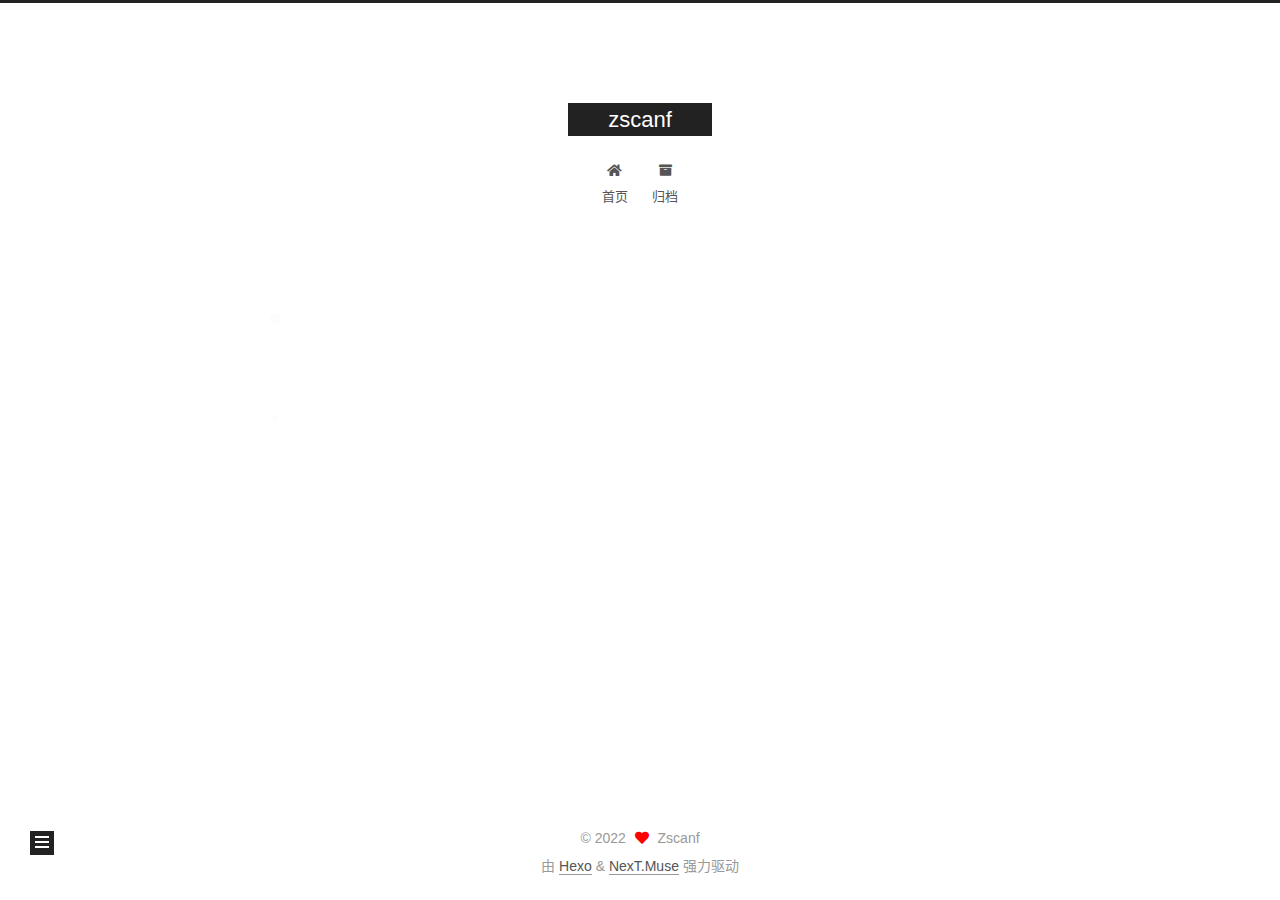
<file: tags/hexo/index.html>
<!DOCTYPE html>
<html lang="zh-CN">
<head>
  <meta charset="UTF-8">
<meta name="viewport" content="width=device-width, initial-scale=1, maximum-scale=2">
<meta name="theme-color" content="#222">
<meta name="generator" content="Hexo 6.2.0">
  <link rel="apple-touch-icon" sizes="180x180" href="/images/apple-touch-icon-next.png">
  <link rel="icon" type="image/png" sizes="32x32" href="/images/favicon-32x32-next.png">
  <link rel="icon" type="image/png" sizes="16x16" href="/images/favicon-16x16-next.png">
  <link rel="mask-icon" href="/images/logo.svg" color="#222">

<link rel="stylesheet" href="/css/main.css">


<link rel="stylesheet" href="/lib/font-awesome/css/all.min.css">

<script id="hexo-configurations">
    var NexT = window.NexT || {};
    var CONFIG = {"hostname":"example.com","root":"/","scheme":"Muse","version":"7.8.0","exturl":false,"sidebar":{"position":"left","display":"post","padding":18,"offset":12,"onmobile":false},"copycode":{"enable":false,"show_result":false,"style":null},"back2top":{"enable":true,"sidebar":false,"scrollpercent":false},"bookmark":{"enable":false,"color":"#222","save":"auto"},"fancybox":false,"mediumzoom":false,"lazyload":false,"pangu":false,"comments":{"style":"tabs","active":null,"storage":true,"lazyload":false,"nav":null},"algolia":{"hits":{"per_page":10},"labels":{"input_placeholder":"Search for Posts","hits_empty":"We didn't find any results for the search: ${query}","hits_stats":"${hits} results found in ${time} ms"}},"localsearch":{"enable":false,"trigger":"auto","top_n_per_article":1,"unescape":false,"preload":false},"motion":{"enable":true,"async":false,"transition":{"post_block":"fadeIn","post_header":"slideDownIn","post_body":"slideDownIn","coll_header":"slideLeftIn","sidebar":"slideUpIn"}}};
  </script>

  <meta name="description" content="the blog of zscanf">
<meta property="og:type" content="website">
<meta property="og:title" content="zscanf">
<meta property="og:url" content="http://example.com/tags/hexo/index.html">
<meta property="og:site_name" content="zscanf">
<meta property="og:description" content="the blog of zscanf">
<meta property="og:locale" content="zh_CN">
<meta property="article:author" content="Zscanf">
<meta property="article:tag" content="blog,Python,Java,C,C++">
<meta name="twitter:card" content="summary">

<link rel="canonical" href="http://example.com/tags/hexo/">


<script id="page-configurations">
  // https://hexo.io/docs/variables.html
  CONFIG.page = {
    sidebar: "",
    isHome : false,
    isPost : false,
    lang   : 'zh-CN'
  };
</script>

  <title>标签: hexo | zscanf</title>
  






  <noscript>
  <style>
  .use-motion .brand,
  .use-motion .menu-item,
  .sidebar-inner,
  .use-motion .post-block,
  .use-motion .pagination,
  .use-motion .comments,
  .use-motion .post-header,
  .use-motion .post-body,
  .use-motion .collection-header { opacity: initial; }

  .use-motion .site-title,
  .use-motion .site-subtitle {
    opacity: initial;
    top: initial;
  }

  .use-motion .logo-line-before i { left: initial; }
  .use-motion .logo-line-after i { right: initial; }
  </style>
</noscript>

</head>

<body itemscope itemtype="http://schema.org/WebPage">
  <div class="container use-motion">
    <div class="headband"></div>

    <header class="header" itemscope itemtype="http://schema.org/WPHeader">
      <div class="header-inner"><div class="site-brand-container">
  <div class="site-nav-toggle">
    <div class="toggle" aria-label="切换导航栏">
      <span class="toggle-line toggle-line-first"></span>
      <span class="toggle-line toggle-line-middle"></span>
      <span class="toggle-line toggle-line-last"></span>
    </div>
  </div>

  <div class="site-meta">

    <a href="/" class="brand" rel="start">
      <span class="logo-line-before"><i></i></span>
      <h1 class="site-title">zscanf</h1>
      <span class="logo-line-after"><i></i></span>
    </a>
  </div>

  <div class="site-nav-right">
    <div class="toggle popup-trigger">
    </div>
  </div>
</div>




<nav class="site-nav">
  <ul id="menu" class="main-menu menu">
        <li class="menu-item menu-item-home">

    <a href="/" rel="section"><i class="fa fa-home fa-fw"></i>首页</a>

  </li>
        <li class="menu-item menu-item-archives">

    <a href="/archives/" rel="section"><i class="fa fa-archive fa-fw"></i>归档</a>

  </li>
  </ul>
</nav>




</div>
    </header>

    
  <div class="back-to-top">
    <i class="fa fa-arrow-up"></i>
    <span>0%</span>
  </div>


    <main class="main">
      <div class="main-inner">
        <div class="content-wrap">
          

          <div class="content tag">
            

  
  
  
  <div class="post-block">
    <div class="posts-collapse">
      <div class="collection-title">
        <h2 class="collection-header">hexo
          <small>标签</small>
        </h2>
      </div>

      
    <div class="collection-year">
      <span class="collection-header">2022</span>
    </div>

  <article itemscope itemtype="http://schema.org/Article">
    <header class="post-header">

      <div class="post-meta">
        <time itemprop="dateCreated"
              datetime="2022-05-11T21:00:23+08:00"
              content="2022-05-11">
          05-11
        </time>
      </div>

      <div class="post-title">
          <a class="post-title-link" href="/2022/05/11/Test02-%E7%BD%91%E7%BB%9C%E6%89%AB%E6%8F%8F/" itemprop="url">
            <span itemprop="name">Test02-网络扫描</span>
          </a>
      </div>

    </header>
  </article>

    </div>
  </div>
  
  
  

  



          </div>
          

<script>
  window.addEventListener('tabs:register', () => {
    let { activeClass } = CONFIG.comments;
    if (CONFIG.comments.storage) {
      activeClass = localStorage.getItem('comments_active') || activeClass;
    }
    if (activeClass) {
      let activeTab = document.querySelector(`a[href="#comment-${activeClass}"]`);
      if (activeTab) {
        activeTab.click();
      }
    }
  });
  if (CONFIG.comments.storage) {
    window.addEventListener('tabs:click', event => {
      if (!event.target.matches('.tabs-comment .tab-content .tab-pane')) return;
      let commentClass = event.target.classList[1];
      localStorage.setItem('comments_active', commentClass);
    });
  }
</script>

        </div>
          
  
  <div class="toggle sidebar-toggle">
    <span class="toggle-line toggle-line-first"></span>
    <span class="toggle-line toggle-line-middle"></span>
    <span class="toggle-line toggle-line-last"></span>
  </div>

  <aside class="sidebar">
    <div class="sidebar-inner">

      <ul class="sidebar-nav motion-element">
        <li class="sidebar-nav-toc">
          文章目录
        </li>
        <li class="sidebar-nav-overview">
          站点概览
        </li>
      </ul>

      <!--noindex-->
      <div class="post-toc-wrap sidebar-panel">
      </div>
      <!--/noindex-->

      <div class="site-overview-wrap sidebar-panel">
        <div class="site-author motion-element" itemprop="author" itemscope itemtype="http://schema.org/Person">
  <p class="site-author-name" itemprop="name">Zscanf</p>
  <div class="site-description" itemprop="description">the blog of zscanf</div>
</div>
<div class="site-state-wrap motion-element">
  <nav class="site-state">
      <div class="site-state-item site-state-posts">
          <a href="/archives/">
        
          <span class="site-state-item-count">2</span>
          <span class="site-state-item-name">日志</span>
        </a>
      </div>
      <div class="site-state-item site-state-tags">
            <a href="/tags/">
        <span class="site-state-item-count">2</span>
        <span class="site-state-item-name">标签</span></a>
      </div>
  </nav>
</div>



      </div>

    </div>
  </aside>
  <div id="sidebar-dimmer"></div>


      </div>
    </main>

    <footer class="footer">
      <div class="footer-inner">
        

        

<div class="copyright">
  
  &copy; 
  <span itemprop="copyrightYear">2022</span>
  <span class="with-love">
    <i class="fa fa-heart"></i>
  </span>
  <span class="author" itemprop="copyrightHolder">Zscanf</span>
</div>
  <div class="powered-by">由 <a href="https://hexo.io/" class="theme-link" rel="noopener" target="_blank">Hexo</a> & <a href="https://muse.theme-next.org/" class="theme-link" rel="noopener" target="_blank">NexT.Muse</a> 强力驱动
  </div>

        








      </div>
    </footer>
  </div>

  
  <script src="/lib/anime.min.js"></script>
  <script src="/lib/velocity/velocity.min.js"></script>
  <script src="/lib/velocity/velocity.ui.min.js"></script>

<script src="/js/utils.js"></script>

<script src="/js/motion.js"></script>


<script src="/js/schemes/muse.js"></script>


<script src="/js/next-boot.js"></script>




  















  

  

</body>
</html>
</file>
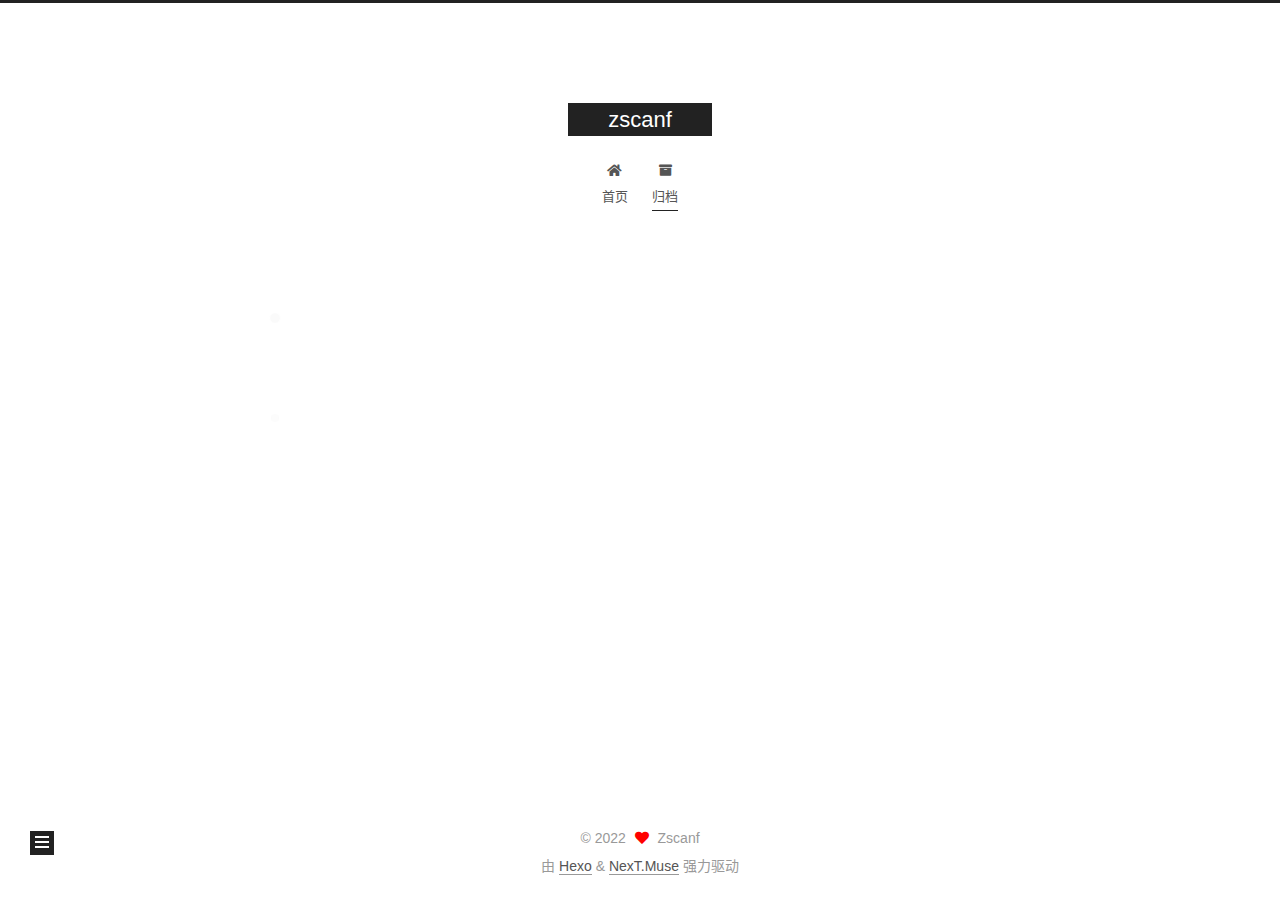
<file: archives/2022/05/index.html>
<!DOCTYPE html>
<html lang="zh-CN">
<head>
  <meta charset="UTF-8">
<meta name="viewport" content="width=device-width, initial-scale=1, maximum-scale=2">
<meta name="theme-color" content="#222">
<meta name="generator" content="Hexo 6.2.0">
  <link rel="apple-touch-icon" sizes="180x180" href="/images/apple-touch-icon-next.png">
  <link rel="icon" type="image/png" sizes="32x32" href="/images/favicon-32x32-next.png">
  <link rel="icon" type="image/png" sizes="16x16" href="/images/favicon-16x16-next.png">
  <link rel="mask-icon" href="/images/logo.svg" color="#222">

<link rel="stylesheet" href="/css/main.css">


<link rel="stylesheet" href="/lib/font-awesome/css/all.min.css">

<script id="hexo-configurations">
    var NexT = window.NexT || {};
    var CONFIG = {"hostname":"example.com","root":"/","scheme":"Muse","version":"7.8.0","exturl":false,"sidebar":{"position":"left","display":"post","padding":18,"offset":12,"onmobile":false},"copycode":{"enable":false,"show_result":false,"style":null},"back2top":{"enable":true,"sidebar":false,"scrollpercent":false},"bookmark":{"enable":false,"color":"#222","save":"auto"},"fancybox":false,"mediumzoom":false,"lazyload":false,"pangu":false,"comments":{"style":"tabs","active":null,"storage":true,"lazyload":false,"nav":null},"algolia":{"hits":{"per_page":10},"labels":{"input_placeholder":"Search for Posts","hits_empty":"We didn't find any results for the search: ${query}","hits_stats":"${hits} results found in ${time} ms"}},"localsearch":{"enable":false,"trigger":"auto","top_n_per_article":1,"unescape":false,"preload":false},"motion":{"enable":true,"async":false,"transition":{"post_block":"fadeIn","post_header":"slideDownIn","post_body":"slideDownIn","coll_header":"slideLeftIn","sidebar":"slideUpIn"}}};
  </script>

  <meta name="description" content="the blog of zscanf">
<meta property="og:type" content="website">
<meta property="og:title" content="zscanf">
<meta property="og:url" content="http://example.com/archives/2022/05/index.html">
<meta property="og:site_name" content="zscanf">
<meta property="og:description" content="the blog of zscanf">
<meta property="og:locale" content="zh_CN">
<meta property="article:author" content="Zscanf">
<meta property="article:tag" content="blog,Python,Java,C,C++">
<meta name="twitter:card" content="summary">

<link rel="canonical" href="http://example.com/archives/2022/05/">


<script id="page-configurations">
  // https://hexo.io/docs/variables.html
  CONFIG.page = {
    sidebar: "",
    isHome : false,
    isPost : false,
    lang   : 'zh-CN'
  };
</script>

  <title>归档 | zscanf</title>
  






  <noscript>
  <style>
  .use-motion .brand,
  .use-motion .menu-item,
  .sidebar-inner,
  .use-motion .post-block,
  .use-motion .pagination,
  .use-motion .comments,
  .use-motion .post-header,
  .use-motion .post-body,
  .use-motion .collection-header { opacity: initial; }

  .use-motion .site-title,
  .use-motion .site-subtitle {
    opacity: initial;
    top: initial;
  }

  .use-motion .logo-line-before i { left: initial; }
  .use-motion .logo-line-after i { right: initial; }
  </style>
</noscript>

</head>

<body itemscope itemtype="http://schema.org/WebPage">
  <div class="container use-motion">
    <div class="headband"></div>

    <header class="header" itemscope itemtype="http://schema.org/WPHeader">
      <div class="header-inner"><div class="site-brand-container">
  <div class="site-nav-toggle">
    <div class="toggle" aria-label="切换导航栏">
      <span class="toggle-line toggle-line-first"></span>
      <span class="toggle-line toggle-line-middle"></span>
      <span class="toggle-line toggle-line-last"></span>
    </div>
  </div>

  <div class="site-meta">

    <a href="/" class="brand" rel="start">
      <span class="logo-line-before"><i></i></span>
      <h1 class="site-title">zscanf</h1>
      <span class="logo-line-after"><i></i></span>
    </a>
  </div>

  <div class="site-nav-right">
    <div class="toggle popup-trigger">
    </div>
  </div>
</div>




<nav class="site-nav">
  <ul id="menu" class="main-menu menu">
        <li class="menu-item menu-item-home">

    <a href="/" rel="section"><i class="fa fa-home fa-fw"></i>首页</a>

  </li>
        <li class="menu-item menu-item-archives">

    <a href="/archives/" rel="section"><i class="fa fa-archive fa-fw"></i>归档</a>

  </li>
  </ul>
</nav>




</div>
    </header>

    
  <div class="back-to-top">
    <i class="fa fa-arrow-up"></i>
    <span>0%</span>
  </div>


    <main class="main">
      <div class="main-inner">
        <div class="content-wrap">
          

          <div class="content archive">
            

  
  
  
  <div class="post-block">
    <div class="posts-collapse">
      <div class="collection-title">
        <span class="collection-header">嗯..! 目前共计 2 篇日志。 继续努力。</span>
      </div>

      
    <div class="collection-year">
      <span class="collection-header">2022</span>
    </div>

  <article itemscope itemtype="http://schema.org/Article">
    <header class="post-header">

      <div class="post-meta">
        <time itemprop="dateCreated"
              datetime="2022-05-11T21:00:23+08:00"
              content="2022-05-11">
          05-11
        </time>
      </div>

      <div class="post-title">
          <a class="post-title-link" href="/2022/05/11/Test02-%E7%BD%91%E7%BB%9C%E6%89%AB%E6%8F%8F/" itemprop="url">
            <span itemprop="name">Test02-网络扫描</span>
          </a>
      </div>

    </header>
  </article>

  <article itemscope itemtype="http://schema.org/Article">
    <header class="post-header">

      <div class="post-meta">
        <time itemprop="dateCreated"
              datetime="2022-05-11T19:59:08+08:00"
              content="2022-05-11">
          05-11
        </time>
      </div>

      <div class="post-title">
          <a class="post-title-link" href="/2022/05/11/hello-world/" itemprop="url">
            <span itemprop="name">Hello World</span>
          </a>
      </div>

    </header>
  </article>


    </div>
  </div>
  
  
  

  



          </div>
          

<script>
  window.addEventListener('tabs:register', () => {
    let { activeClass } = CONFIG.comments;
    if (CONFIG.comments.storage) {
      activeClass = localStorage.getItem('comments_active') || activeClass;
    }
    if (activeClass) {
      let activeTab = document.querySelector(`a[href="#comment-${activeClass}"]`);
      if (activeTab) {
        activeTab.click();
      }
    }
  });
  if (CONFIG.comments.storage) {
    window.addEventListener('tabs:click', event => {
      if (!event.target.matches('.tabs-comment .tab-content .tab-pane')) return;
      let commentClass = event.target.classList[1];
      localStorage.setItem('comments_active', commentClass);
    });
  }
</script>

        </div>
          
  
  <div class="toggle sidebar-toggle">
    <span class="toggle-line toggle-line-first"></span>
    <span class="toggle-line toggle-line-middle"></span>
    <span class="toggle-line toggle-line-last"></span>
  </div>

  <aside class="sidebar">
    <div class="sidebar-inner">

      <ul class="sidebar-nav motion-element">
        <li class="sidebar-nav-toc">
          文章目录
        </li>
        <li class="sidebar-nav-overview">
          站点概览
        </li>
      </ul>

      <!--noindex-->
      <div class="post-toc-wrap sidebar-panel">
      </div>
      <!--/noindex-->

      <div class="site-overview-wrap sidebar-panel">
        <div class="site-author motion-element" itemprop="author" itemscope itemtype="http://schema.org/Person">
  <p class="site-author-name" itemprop="name">Zscanf</p>
  <div class="site-description" itemprop="description">the blog of zscanf</div>
</div>
<div class="site-state-wrap motion-element">
  <nav class="site-state">
      <div class="site-state-item site-state-posts">
          <a href="/archives/">
        
          <span class="site-state-item-count">2</span>
          <span class="site-state-item-name">日志</span>
        </a>
      </div>
      <div class="site-state-item site-state-tags">
            <a href="/tags/">
        <span class="site-state-item-count">2</span>
        <span class="site-state-item-name">标签</span></a>
      </div>
  </nav>
</div>



      </div>

    </div>
  </aside>
  <div id="sidebar-dimmer"></div>


      </div>
    </main>

    <footer class="footer">
      <div class="footer-inner">
        

        

<div class="copyright">
  
  &copy; 
  <span itemprop="copyrightYear">2022</span>
  <span class="with-love">
    <i class="fa fa-heart"></i>
  </span>
  <span class="author" itemprop="copyrightHolder">Zscanf</span>
</div>
  <div class="powered-by">由 <a href="https://hexo.io/" class="theme-link" rel="noopener" target="_blank">Hexo</a> & <a href="https://muse.theme-next.org/" class="theme-link" rel="noopener" target="_blank">NexT.Muse</a> 强力驱动
  </div>

        








      </div>
    </footer>
  </div>

  
  <script src="/lib/anime.min.js"></script>
  <script src="/lib/velocity/velocity.min.js"></script>
  <script src="/lib/velocity/velocity.ui.min.js"></script>

<script src="/js/utils.js"></script>

<script src="/js/motion.js"></script>


<script src="/js/schemes/muse.js"></script>


<script src="/js/next-boot.js"></script>




  















  

  

</body>
</html>
</file>
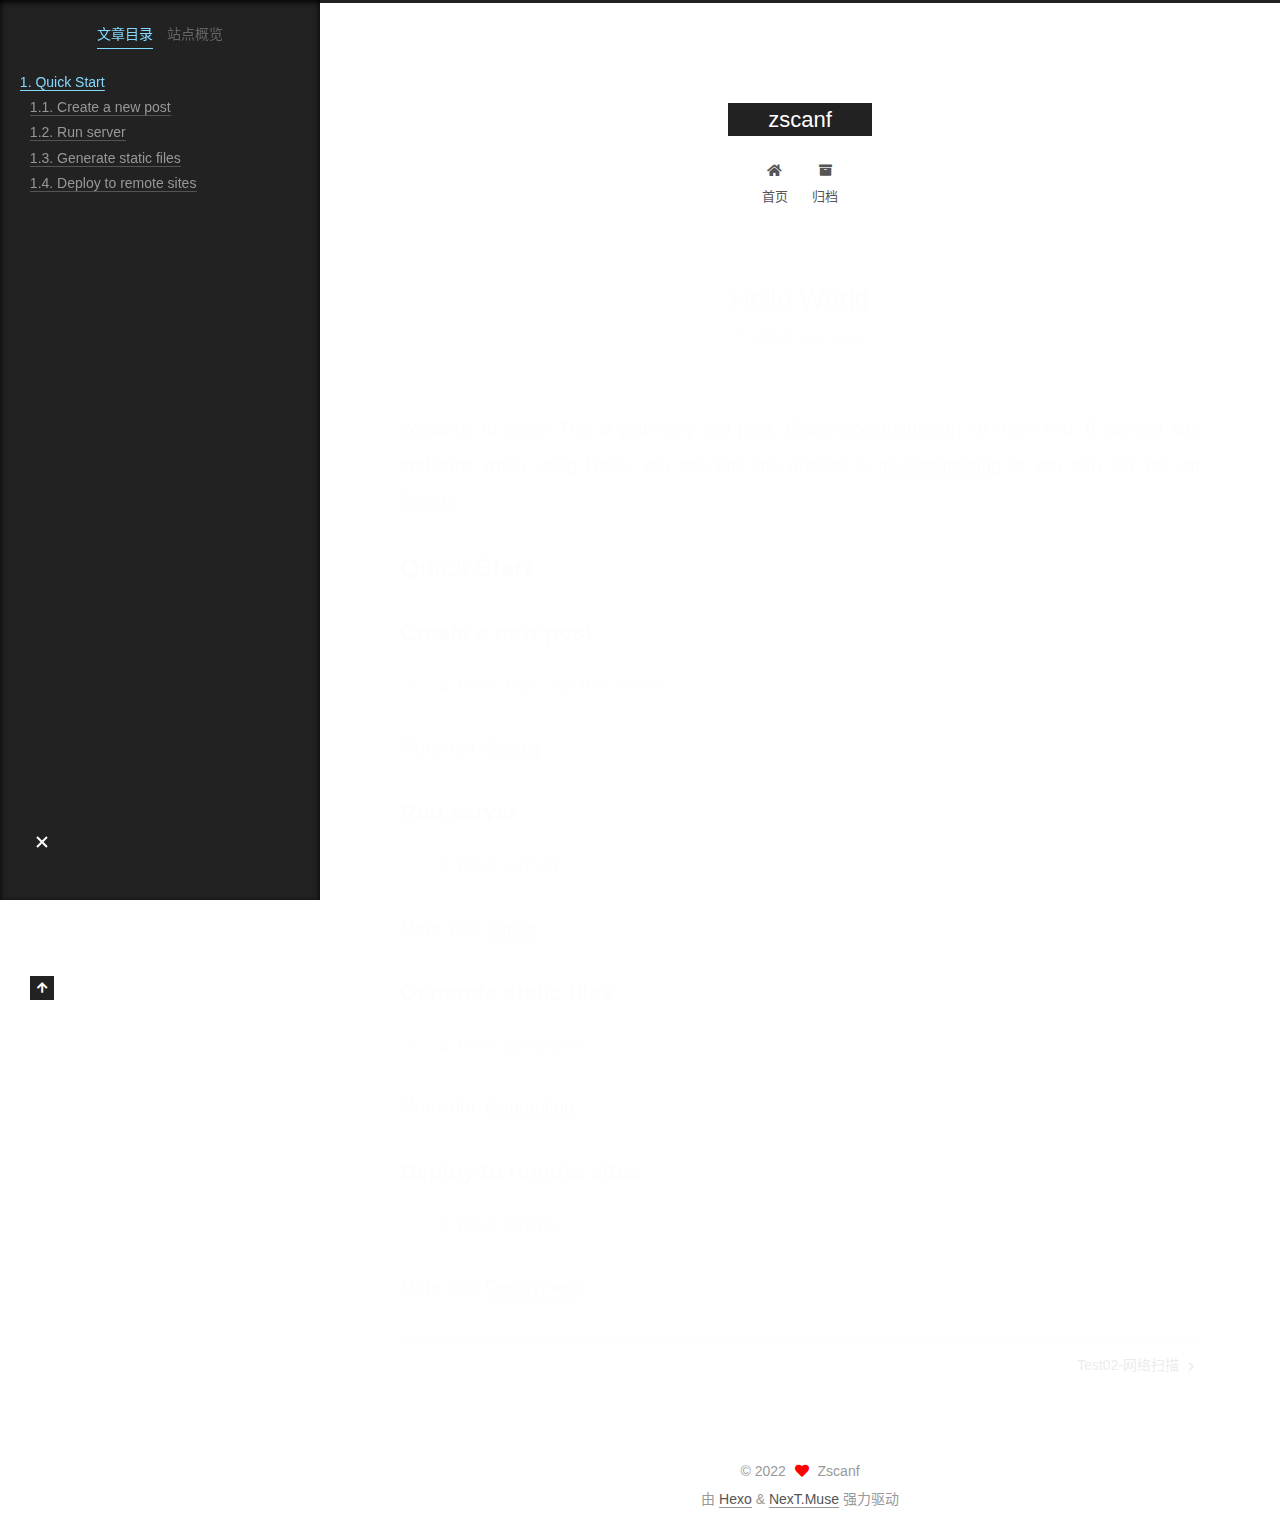
<file: 2022/05/11/hello-world/index.html>
<!DOCTYPE html>
<html lang="zh-CN">
<head>
  <meta charset="UTF-8">
<meta name="viewport" content="width=device-width, initial-scale=1, maximum-scale=2">
<meta name="theme-color" content="#222">
<meta name="generator" content="Hexo 6.2.0">
  <link rel="apple-touch-icon" sizes="180x180" href="/images/apple-touch-icon-next.png">
  <link rel="icon" type="image/png" sizes="32x32" href="/images/favicon-32x32-next.png">
  <link rel="icon" type="image/png" sizes="16x16" href="/images/favicon-16x16-next.png">
  <link rel="mask-icon" href="/images/logo.svg" color="#222">

<link rel="stylesheet" href="/css/main.css">


<link rel="stylesheet" href="/lib/font-awesome/css/all.min.css">

<script id="hexo-configurations">
    var NexT = window.NexT || {};
    var CONFIG = {"hostname":"example.com","root":"/","scheme":"Muse","version":"7.8.0","exturl":false,"sidebar":{"position":"left","display":"post","padding":18,"offset":12,"onmobile":false},"copycode":{"enable":false,"show_result":false,"style":null},"back2top":{"enable":true,"sidebar":false,"scrollpercent":false},"bookmark":{"enable":false,"color":"#222","save":"auto"},"fancybox":false,"mediumzoom":false,"lazyload":false,"pangu":false,"comments":{"style":"tabs","active":null,"storage":true,"lazyload":false,"nav":null},"algolia":{"hits":{"per_page":10},"labels":{"input_placeholder":"Search for Posts","hits_empty":"We didn't find any results for the search: ${query}","hits_stats":"${hits} results found in ${time} ms"}},"localsearch":{"enable":false,"trigger":"auto","top_n_per_article":1,"unescape":false,"preload":false},"motion":{"enable":true,"async":false,"transition":{"post_block":"fadeIn","post_header":"slideDownIn","post_body":"slideDownIn","coll_header":"slideLeftIn","sidebar":"slideUpIn"}}};
  </script>

  <meta name="description" content="Welcome to Hexo! This is your very first post. Check documentation for more info. If you get any problems when using Hexo, you can find the answer in troubleshooting or you can ask me on GitHub. Quick">
<meta property="og:type" content="article">
<meta property="og:title" content="Hello World">
<meta property="og:url" content="http://example.com/2022/05/11/hello-world/index.html">
<meta property="og:site_name" content="zscanf">
<meta property="og:description" content="Welcome to Hexo! This is your very first post. Check documentation for more info. If you get any problems when using Hexo, you can find the answer in troubleshooting or you can ask me on GitHub. Quick">
<meta property="og:locale" content="zh_CN">
<meta property="article:published_time" content="2022-05-11T11:59:08.877Z">
<meta property="article:modified_time" content="2022-05-11T11:59:08.877Z">
<meta property="article:author" content="Zscanf">
<meta property="article:tag" content="blog,Python,Java,C,C++">
<meta name="twitter:card" content="summary">

<link rel="canonical" href="http://example.com/2022/05/11/hello-world/">


<script id="page-configurations">
  // https://hexo.io/docs/variables.html
  CONFIG.page = {
    sidebar: "",
    isHome : false,
    isPost : true,
    lang   : 'zh-CN'
  };
</script>

  <title>Hello World | zscanf</title>
  






  <noscript>
  <style>
  .use-motion .brand,
  .use-motion .menu-item,
  .sidebar-inner,
  .use-motion .post-block,
  .use-motion .pagination,
  .use-motion .comments,
  .use-motion .post-header,
  .use-motion .post-body,
  .use-motion .collection-header { opacity: initial; }

  .use-motion .site-title,
  .use-motion .site-subtitle {
    opacity: initial;
    top: initial;
  }

  .use-motion .logo-line-before i { left: initial; }
  .use-motion .logo-line-after i { right: initial; }
  </style>
</noscript>

</head>

<body itemscope itemtype="http://schema.org/WebPage">
  <div class="container use-motion">
    <div class="headband"></div>

    <header class="header" itemscope itemtype="http://schema.org/WPHeader">
      <div class="header-inner"><div class="site-brand-container">
  <div class="site-nav-toggle">
    <div class="toggle" aria-label="切换导航栏">
      <span class="toggle-line toggle-line-first"></span>
      <span class="toggle-line toggle-line-middle"></span>
      <span class="toggle-line toggle-line-last"></span>
    </div>
  </div>

  <div class="site-meta">

    <a href="/" class="brand" rel="start">
      <span class="logo-line-before"><i></i></span>
      <h1 class="site-title">zscanf</h1>
      <span class="logo-line-after"><i></i></span>
    </a>
  </div>

  <div class="site-nav-right">
    <div class="toggle popup-trigger">
    </div>
  </div>
</div>




<nav class="site-nav">
  <ul id="menu" class="main-menu menu">
        <li class="menu-item menu-item-home">

    <a href="/" rel="section"><i class="fa fa-home fa-fw"></i>首页</a>

  </li>
        <li class="menu-item menu-item-archives">

    <a href="/archives/" rel="section"><i class="fa fa-archive fa-fw"></i>归档</a>

  </li>
  </ul>
</nav>




</div>
    </header>

    
  <div class="back-to-top">
    <i class="fa fa-arrow-up"></i>
    <span>0%</span>
  </div>


    <main class="main">
      <div class="main-inner">
        <div class="content-wrap">
          

          <div class="content post posts-expand">
            

    
  
  
  <article itemscope itemtype="http://schema.org/Article" class="post-block" lang="zh-CN">
    <link itemprop="mainEntityOfPage" href="http://example.com/2022/05/11/hello-world/">

    <span hidden itemprop="author" itemscope itemtype="http://schema.org/Person">
      <meta itemprop="image" content="/images/avatar.gif">
      <meta itemprop="name" content="Zscanf">
      <meta itemprop="description" content="the blog of zscanf">
    </span>

    <span hidden itemprop="publisher" itemscope itemtype="http://schema.org/Organization">
      <meta itemprop="name" content="zscanf">
    </span>
      <header class="post-header">
        <h1 class="post-title" itemprop="name headline">
          Hello World
        </h1>

        <div class="post-meta">
            <span class="post-meta-item">
              <span class="post-meta-item-icon">
                <i class="far fa-calendar"></i>
              </span>
              <span class="post-meta-item-text">发表于</span>

              <time title="创建时间：2022-05-11 19:59:08" itemprop="dateCreated datePublished" datetime="2022-05-11T19:59:08+08:00">2022-05-11</time>
            </span>

          

        </div>
      </header>

    
    
    
    <div class="post-body" itemprop="articleBody">

      
        <p>Welcome to <a target="_blank" rel="noopener" href="https://hexo.io/">Hexo</a>! This is your very first post. Check <a target="_blank" rel="noopener" href="https://hexo.io/docs/">documentation</a> for more info. If you get any problems when using Hexo, you can find the answer in <a target="_blank" rel="noopener" href="https://hexo.io/docs/troubleshooting.html">troubleshooting</a> or you can ask me on <a target="_blank" rel="noopener" href="https://github.com/hexojs/hexo/issues">GitHub</a>.</p>
<h2 id="Quick-Start"><a href="#Quick-Start" class="headerlink" title="Quick Start"></a>Quick Start</h2><h3 id="Create-a-new-post"><a href="#Create-a-new-post" class="headerlink" title="Create a new post"></a>Create a new post</h3><figure class="highlight bash"><table><tr><td class="gutter"><pre><span class="line">1</span><br></pre></td><td class="code"><pre><span class="line">$ hexo new <span class="string">&quot;My New Post&quot;</span></span><br></pre></td></tr></table></figure>

<p>More info: <a target="_blank" rel="noopener" href="https://hexo.io/docs/writing.html">Writing</a></p>
<h3 id="Run-server"><a href="#Run-server" class="headerlink" title="Run server"></a>Run server</h3><figure class="highlight bash"><table><tr><td class="gutter"><pre><span class="line">1</span><br></pre></td><td class="code"><pre><span class="line">$ hexo server</span><br></pre></td></tr></table></figure>

<p>More info: <a target="_blank" rel="noopener" href="https://hexo.io/docs/server.html">Server</a></p>
<h3 id="Generate-static-files"><a href="#Generate-static-files" class="headerlink" title="Generate static files"></a>Generate static files</h3><figure class="highlight bash"><table><tr><td class="gutter"><pre><span class="line">1</span><br></pre></td><td class="code"><pre><span class="line">$ hexo generate</span><br></pre></td></tr></table></figure>

<p>More info: <a target="_blank" rel="noopener" href="https://hexo.io/docs/generating.html">Generating</a></p>
<h3 id="Deploy-to-remote-sites"><a href="#Deploy-to-remote-sites" class="headerlink" title="Deploy to remote sites"></a>Deploy to remote sites</h3><figure class="highlight bash"><table><tr><td class="gutter"><pre><span class="line">1</span><br></pre></td><td class="code"><pre><span class="line">$ hexo deploy</span><br></pre></td></tr></table></figure>

<p>More info: <a target="_blank" rel="noopener" href="https://hexo.io/docs/one-command-deployment.html">Deployment</a></p>

    </div>

    
    
    

      <footer class="post-footer">

        


        
    <div class="post-nav">
      <div class="post-nav-item"></div>
      <div class="post-nav-item">
    <a href="/2022/05/11/Test02-%E7%BD%91%E7%BB%9C%E6%89%AB%E6%8F%8F/" rel="next" title="Test02-网络扫描">
      Test02-网络扫描 <i class="fa fa-chevron-right"></i>
    </a></div>
    </div>
      </footer>
    
  </article>
  
  
  



          </div>
          

<script>
  window.addEventListener('tabs:register', () => {
    let { activeClass } = CONFIG.comments;
    if (CONFIG.comments.storage) {
      activeClass = localStorage.getItem('comments_active') || activeClass;
    }
    if (activeClass) {
      let activeTab = document.querySelector(`a[href="#comment-${activeClass}"]`);
      if (activeTab) {
        activeTab.click();
      }
    }
  });
  if (CONFIG.comments.storage) {
    window.addEventListener('tabs:click', event => {
      if (!event.target.matches('.tabs-comment .tab-content .tab-pane')) return;
      let commentClass = event.target.classList[1];
      localStorage.setItem('comments_active', commentClass);
    });
  }
</script>

        </div>
          
  
  <div class="toggle sidebar-toggle">
    <span class="toggle-line toggle-line-first"></span>
    <span class="toggle-line toggle-line-middle"></span>
    <span class="toggle-line toggle-line-last"></span>
  </div>

  <aside class="sidebar">
    <div class="sidebar-inner">

      <ul class="sidebar-nav motion-element">
        <li class="sidebar-nav-toc">
          文章目录
        </li>
        <li class="sidebar-nav-overview">
          站点概览
        </li>
      </ul>

      <!--noindex-->
      <div class="post-toc-wrap sidebar-panel">
          <div class="post-toc motion-element"><ol class="nav"><li class="nav-item nav-level-2"><a class="nav-link" href="#Quick-Start"><span class="nav-number">1.</span> <span class="nav-text">Quick Start</span></a><ol class="nav-child"><li class="nav-item nav-level-3"><a class="nav-link" href="#Create-a-new-post"><span class="nav-number">1.1.</span> <span class="nav-text">Create a new post</span></a></li><li class="nav-item nav-level-3"><a class="nav-link" href="#Run-server"><span class="nav-number">1.2.</span> <span class="nav-text">Run server</span></a></li><li class="nav-item nav-level-3"><a class="nav-link" href="#Generate-static-files"><span class="nav-number">1.3.</span> <span class="nav-text">Generate static files</span></a></li><li class="nav-item nav-level-3"><a class="nav-link" href="#Deploy-to-remote-sites"><span class="nav-number">1.4.</span> <span class="nav-text">Deploy to remote sites</span></a></li></ol></li></ol></div>
      </div>
      <!--/noindex-->

      <div class="site-overview-wrap sidebar-panel">
        <div class="site-author motion-element" itemprop="author" itemscope itemtype="http://schema.org/Person">
  <p class="site-author-name" itemprop="name">Zscanf</p>
  <div class="site-description" itemprop="description">the blog of zscanf</div>
</div>
<div class="site-state-wrap motion-element">
  <nav class="site-state">
      <div class="site-state-item site-state-posts">
          <a href="/archives/">
        
          <span class="site-state-item-count">2</span>
          <span class="site-state-item-name">日志</span>
        </a>
      </div>
      <div class="site-state-item site-state-tags">
            <a href="/tags/">
        <span class="site-state-item-count">2</span>
        <span class="site-state-item-name">标签</span></a>
      </div>
  </nav>
</div>



      </div>

    </div>
  </aside>
  <div id="sidebar-dimmer"></div>


      </div>
    </main>

    <footer class="footer">
      <div class="footer-inner">
        

        

<div class="copyright">
  
  &copy; 
  <span itemprop="copyrightYear">2022</span>
  <span class="with-love">
    <i class="fa fa-heart"></i>
  </span>
  <span class="author" itemprop="copyrightHolder">Zscanf</span>
</div>
  <div class="powered-by">由 <a href="https://hexo.io/" class="theme-link" rel="noopener" target="_blank">Hexo</a> & <a href="https://muse.theme-next.org/" class="theme-link" rel="noopener" target="_blank">NexT.Muse</a> 强力驱动
  </div>

        








      </div>
    </footer>
  </div>

  
  <script src="/lib/anime.min.js"></script>
  <script src="/lib/velocity/velocity.min.js"></script>
  <script src="/lib/velocity/velocity.ui.min.js"></script>

<script src="/js/utils.js"></script>

<script src="/js/motion.js"></script>


<script src="/js/schemes/muse.js"></script>


<script src="/js/next-boot.js"></script>




  















  

  

</body>
</html>
</file>
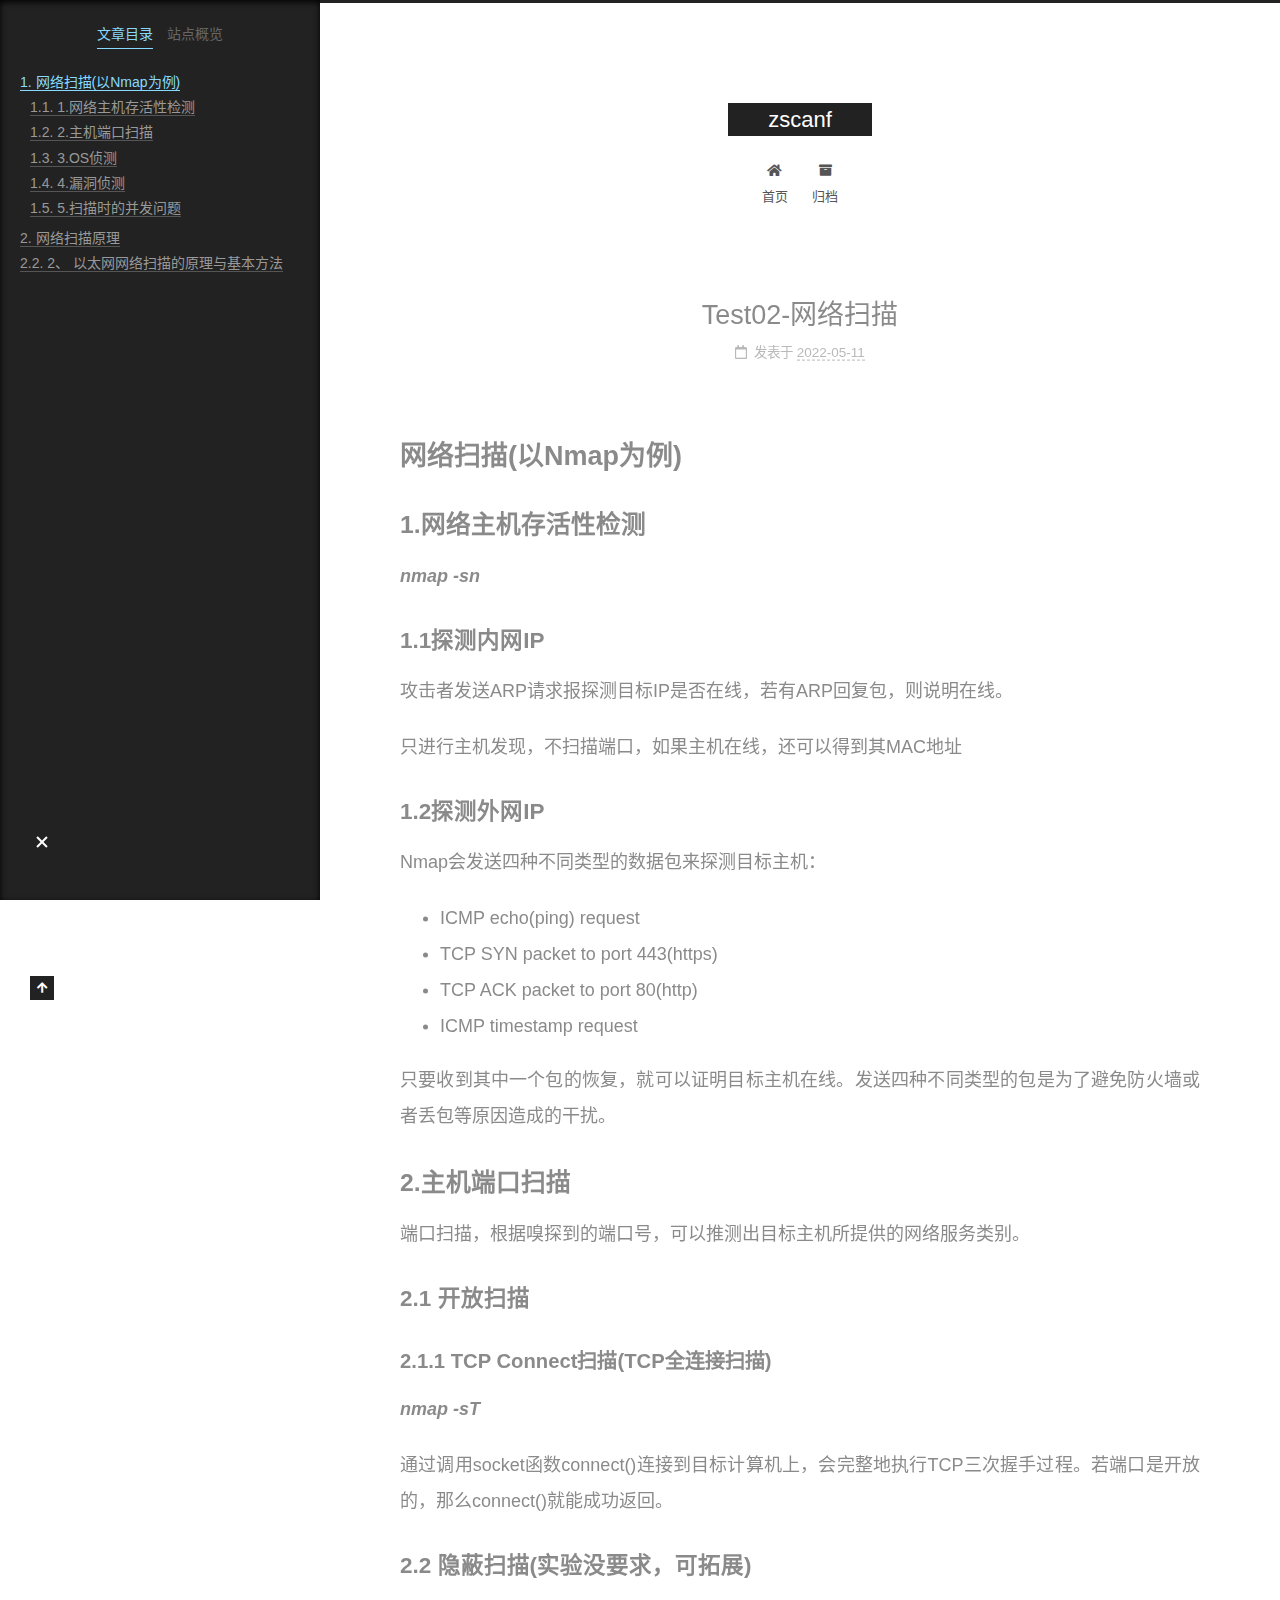
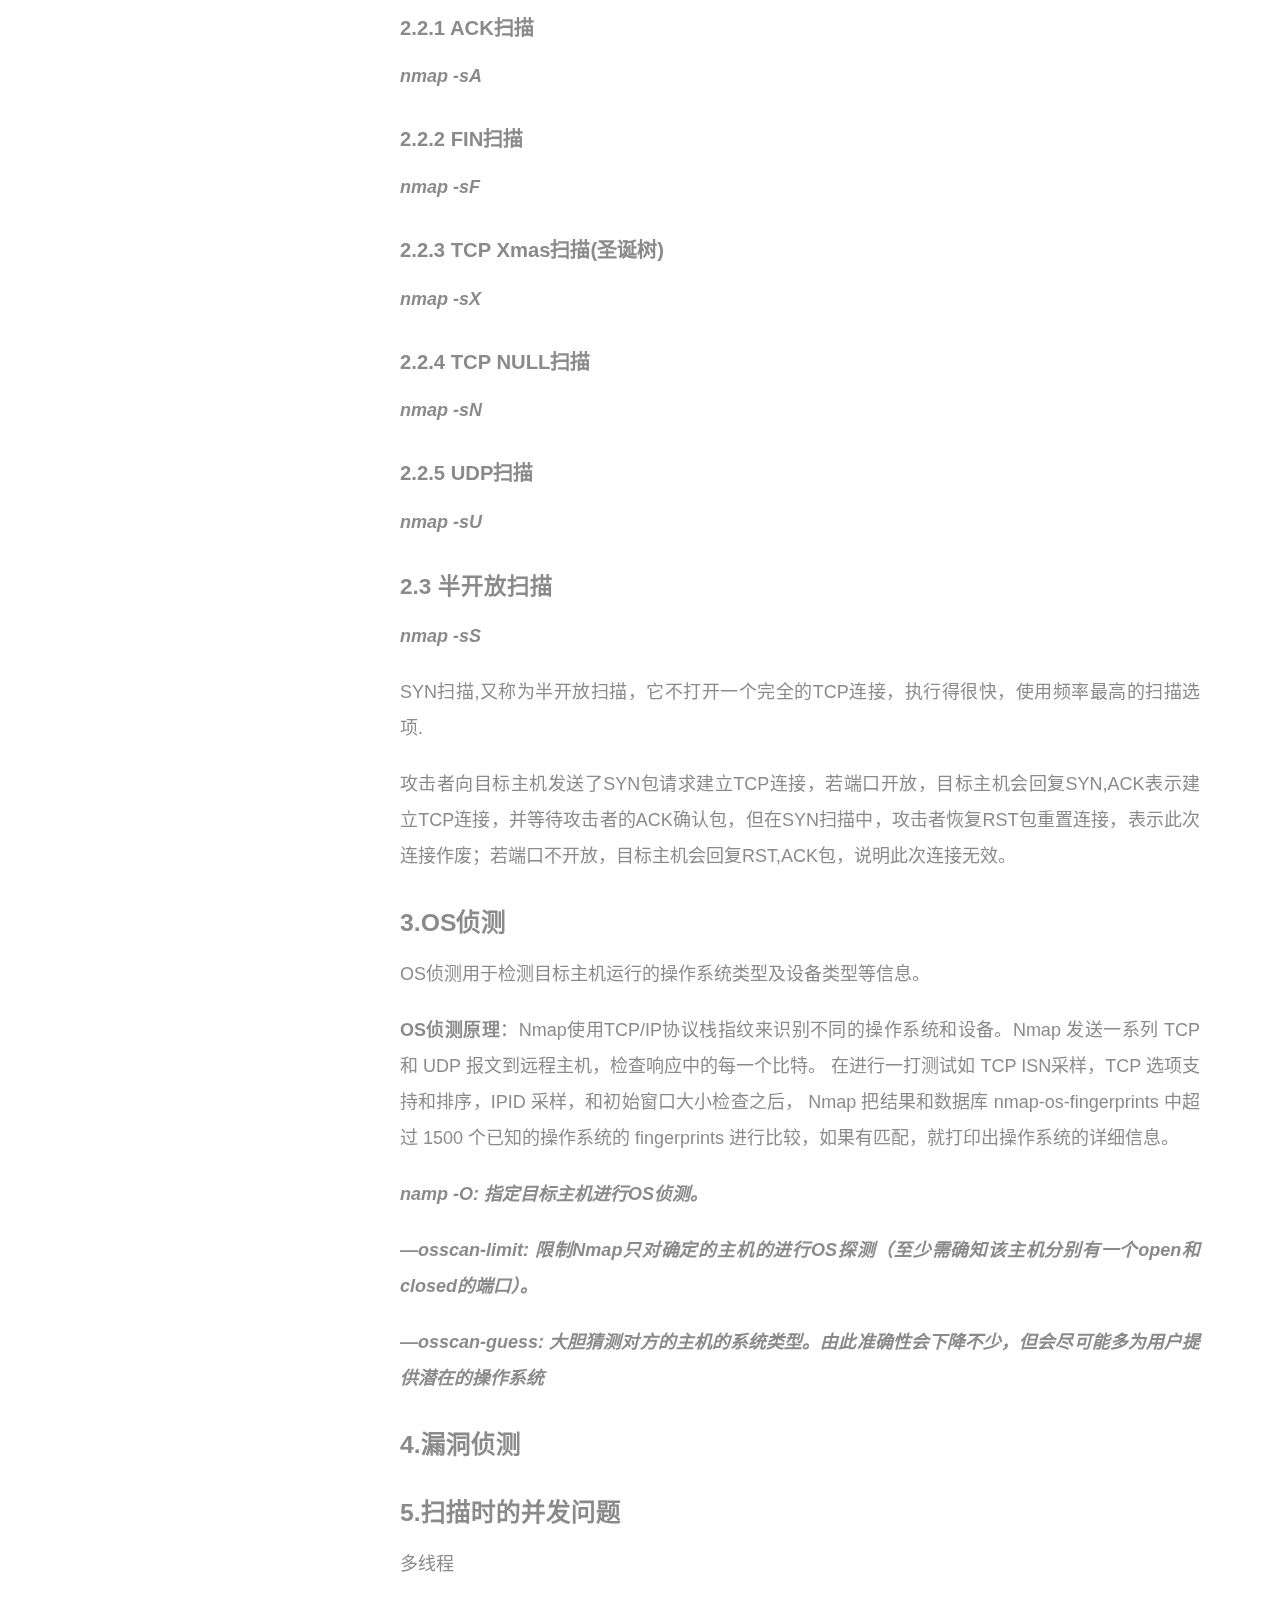
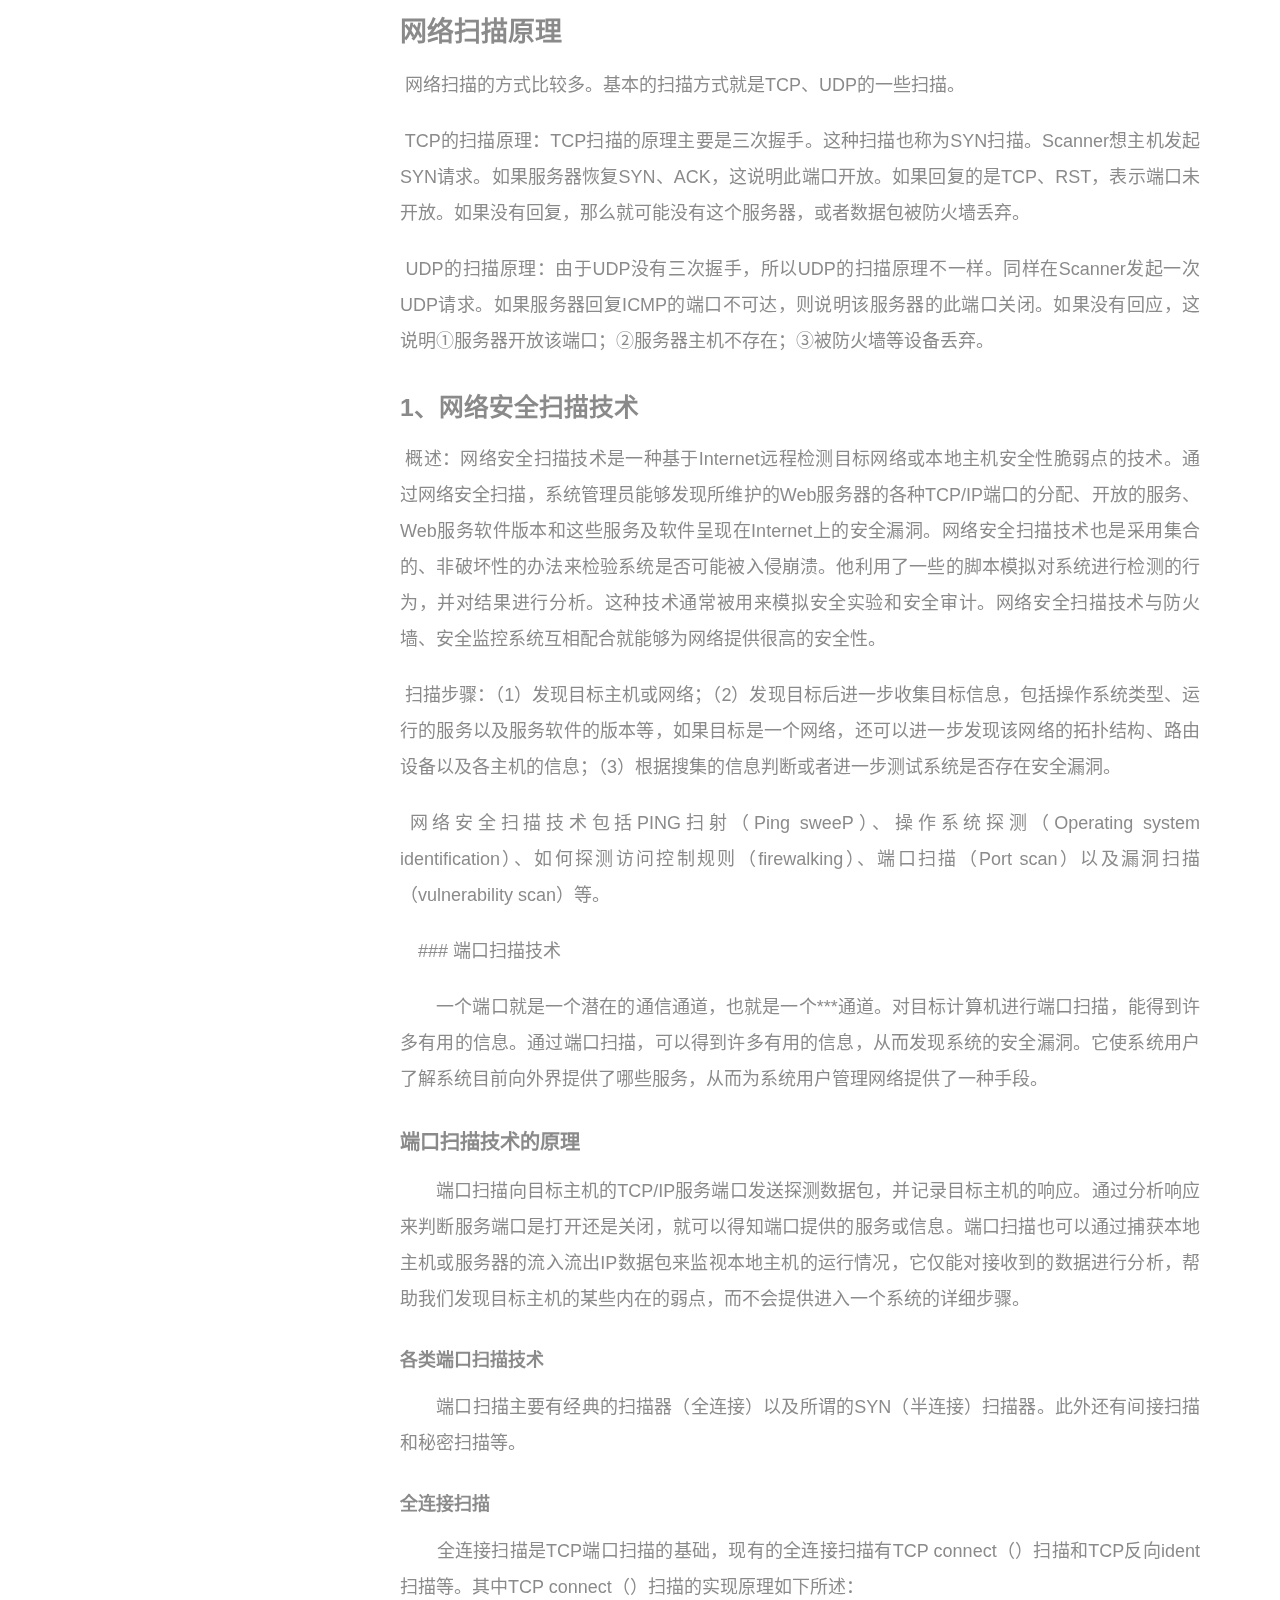
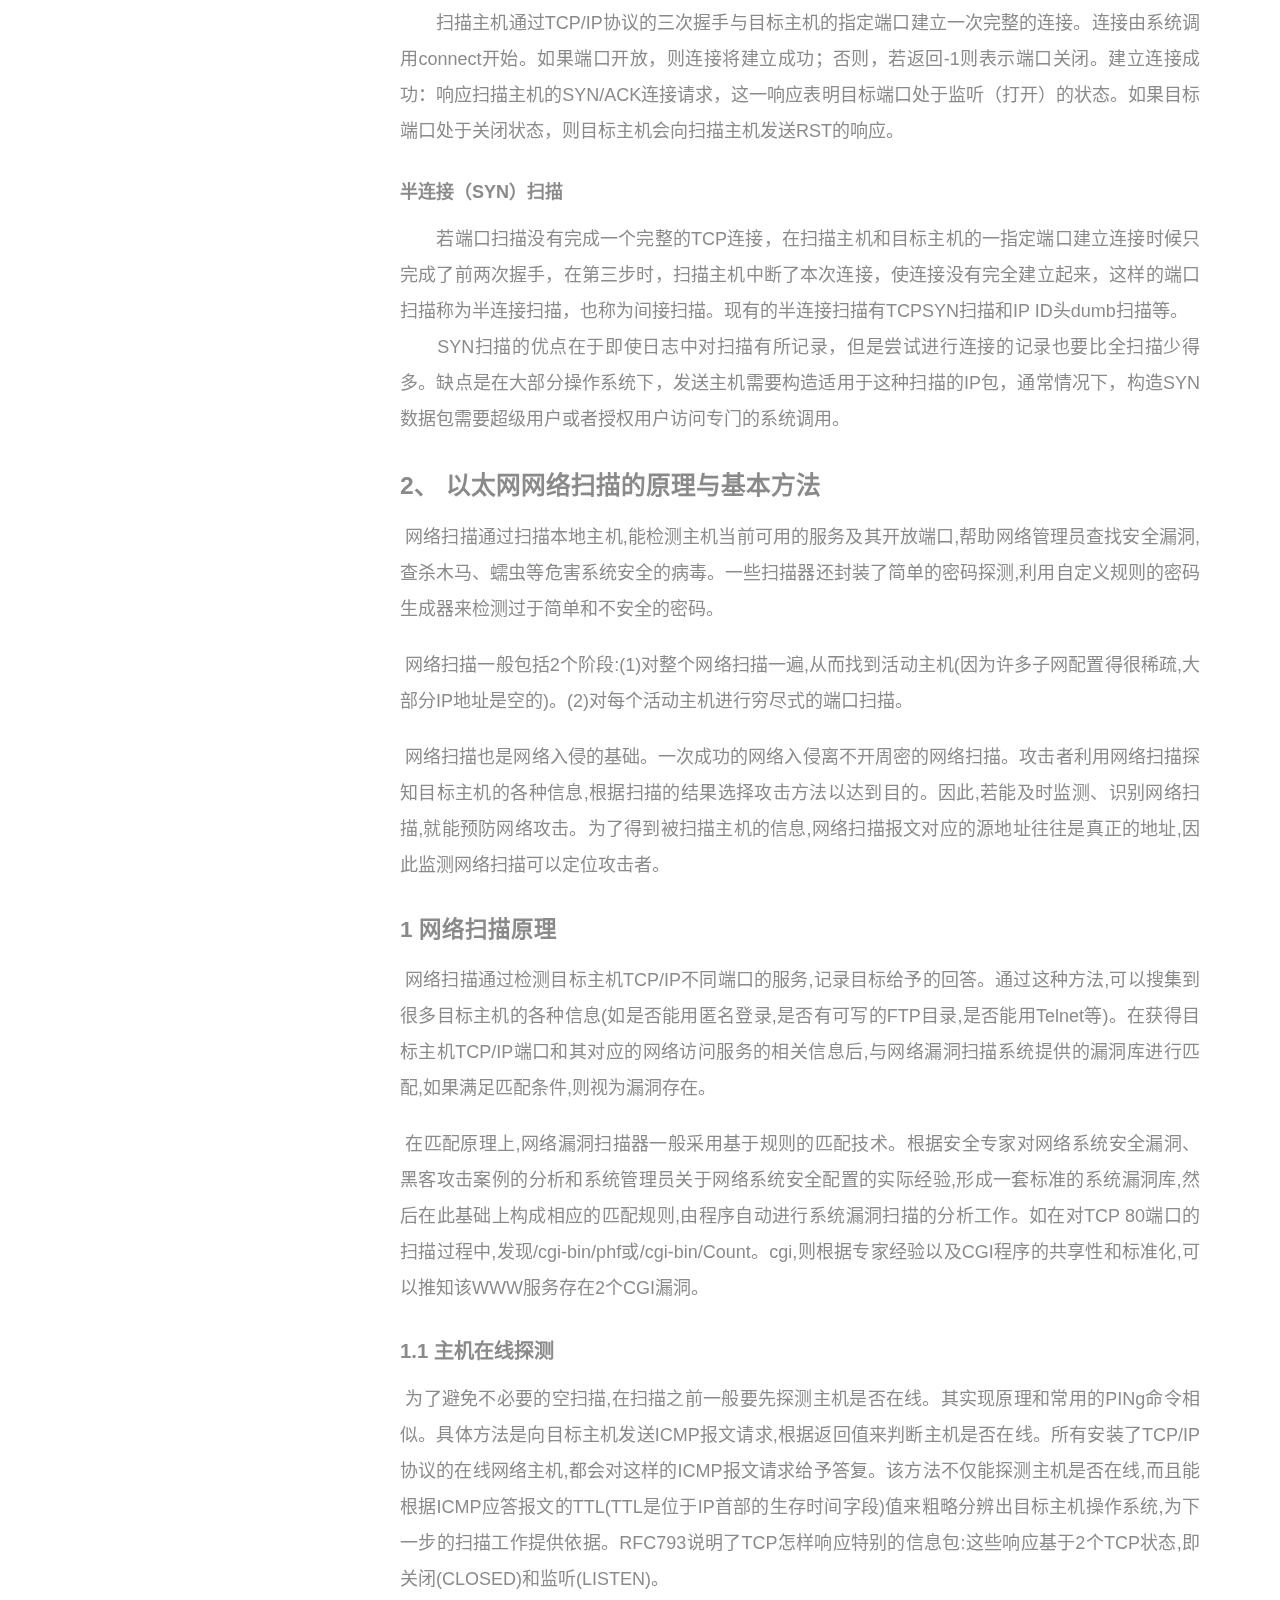
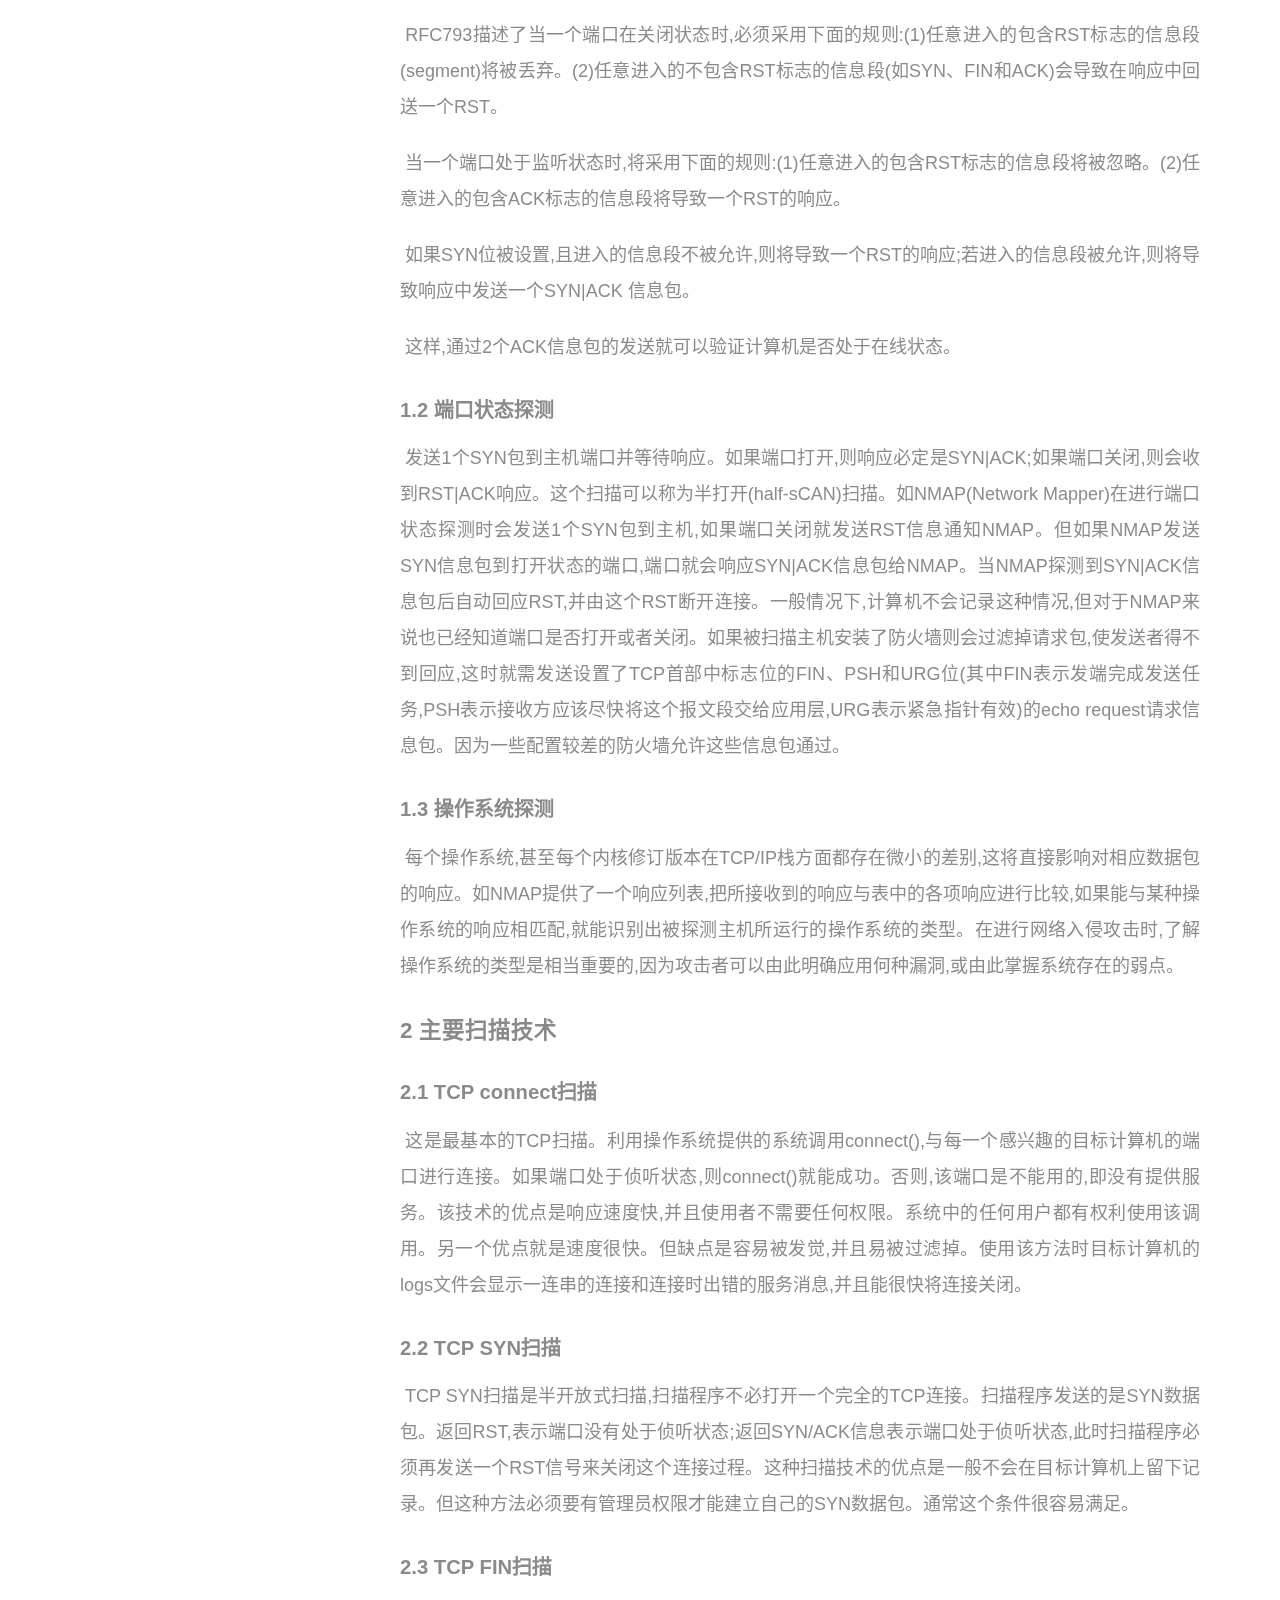
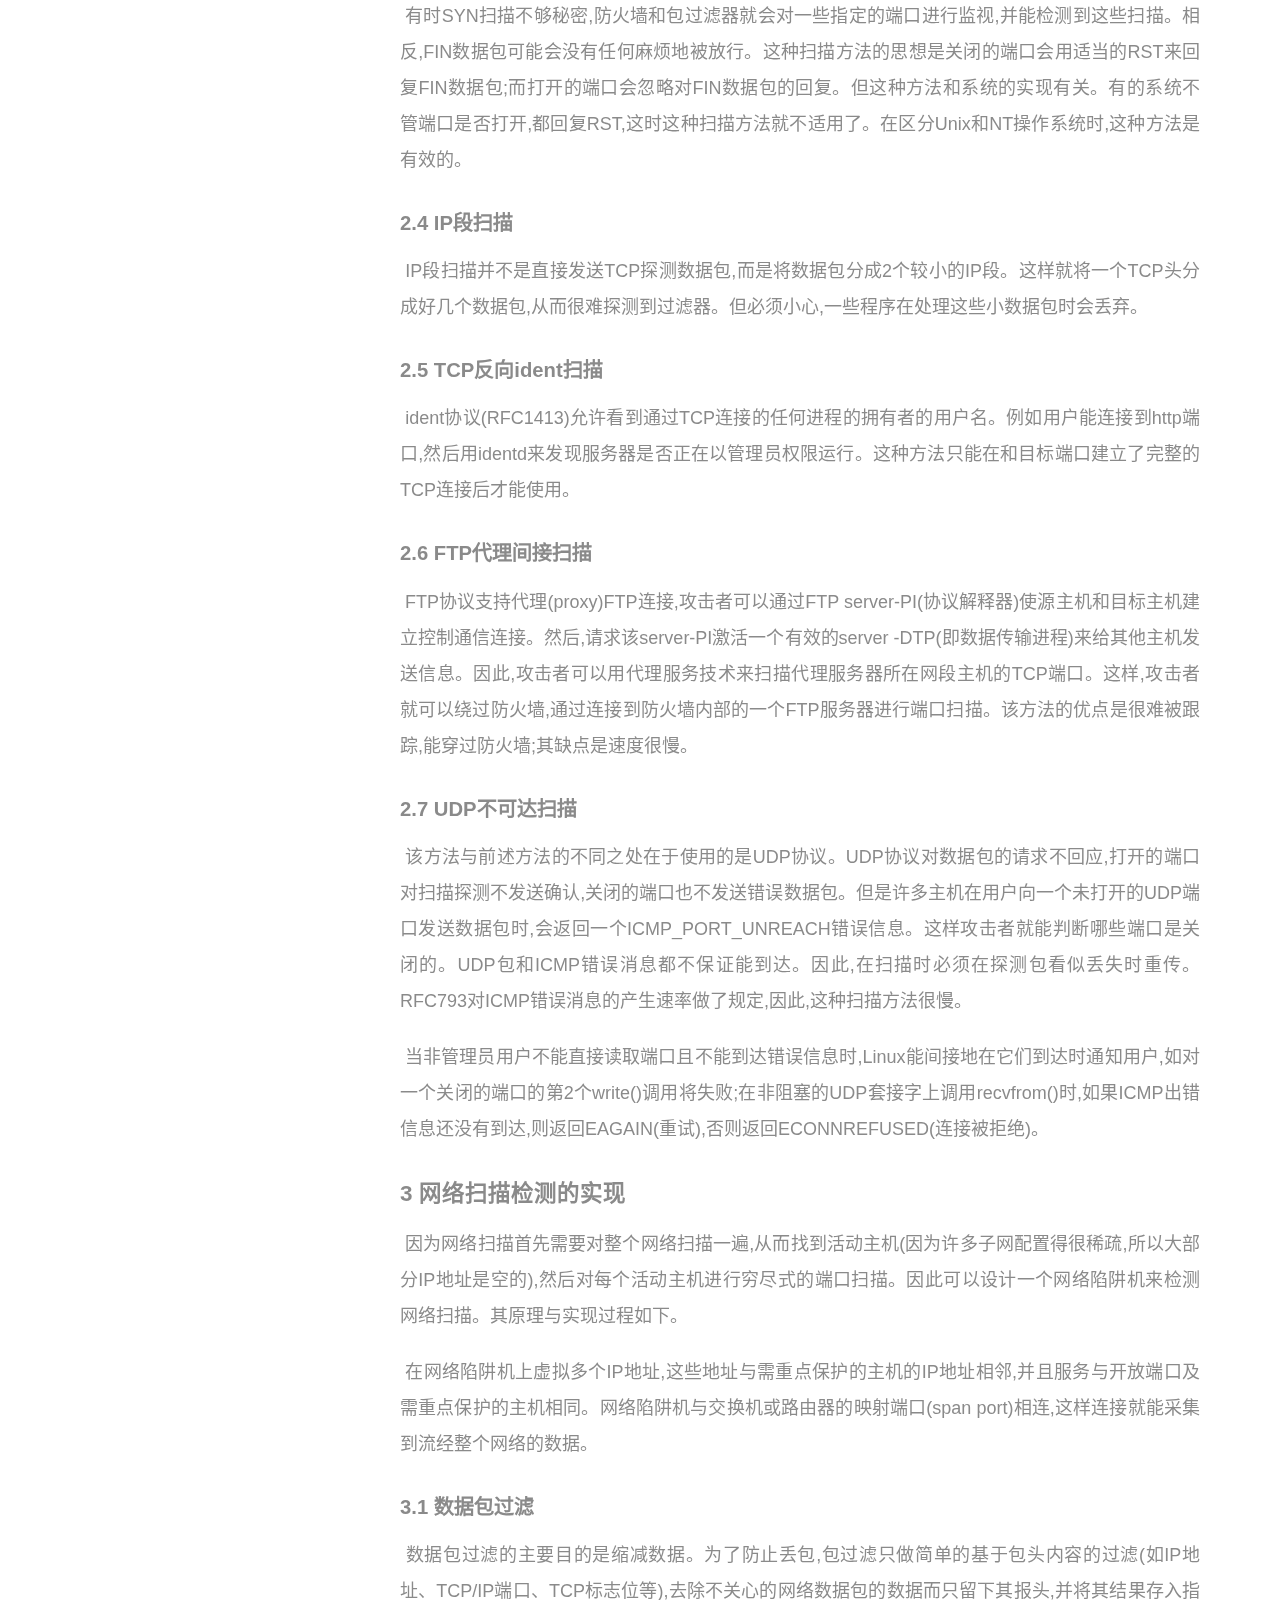
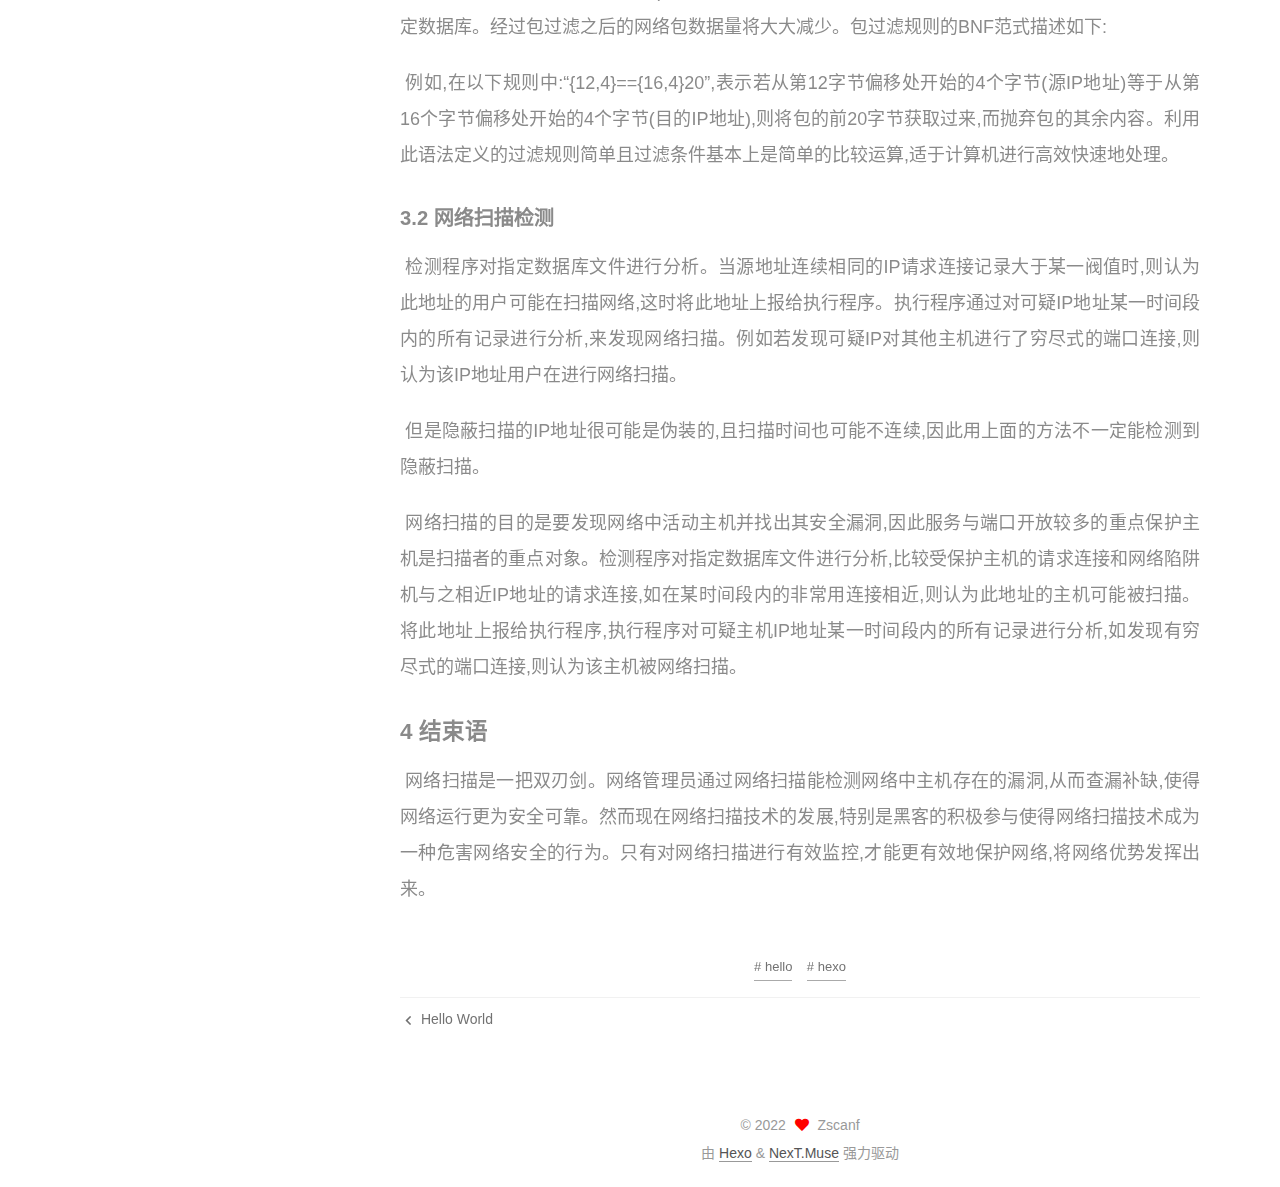
<file: 2022/05/11/Test02-网络扫描/index.html>
<!DOCTYPE html>
<html lang="zh-CN">
<head>
  <meta charset="UTF-8">
<meta name="viewport" content="width=device-width, initial-scale=1, maximum-scale=2">
<meta name="theme-color" content="#222">
<meta name="generator" content="Hexo 6.2.0">
  <link rel="apple-touch-icon" sizes="180x180" href="/images/apple-touch-icon-next.png">
  <link rel="icon" type="image/png" sizes="32x32" href="/images/favicon-32x32-next.png">
  <link rel="icon" type="image/png" sizes="16x16" href="/images/favicon-16x16-next.png">
  <link rel="mask-icon" href="/images/logo.svg" color="#222">

<link rel="stylesheet" href="/css/main.css">


<link rel="stylesheet" href="/lib/font-awesome/css/all.min.css">

<script id="hexo-configurations">
    var NexT = window.NexT || {};
    var CONFIG = {"hostname":"example.com","root":"/","scheme":"Muse","version":"7.8.0","exturl":false,"sidebar":{"position":"left","display":"post","padding":18,"offset":12,"onmobile":false},"copycode":{"enable":false,"show_result":false,"style":null},"back2top":{"enable":true,"sidebar":false,"scrollpercent":false},"bookmark":{"enable":false,"color":"#222","save":"auto"},"fancybox":false,"mediumzoom":false,"lazyload":false,"pangu":false,"comments":{"style":"tabs","active":null,"storage":true,"lazyload":false,"nav":null},"algolia":{"hits":{"per_page":10},"labels":{"input_placeholder":"Search for Posts","hits_empty":"We didn't find any results for the search: ${query}","hits_stats":"${hits} results found in ${time} ms"}},"localsearch":{"enable":false,"trigger":"auto","top_n_per_article":1,"unescape":false,"preload":false},"motion":{"enable":true,"async":false,"transition":{"post_block":"fadeIn","post_header":"slideDownIn","post_body":"slideDownIn","coll_header":"slideLeftIn","sidebar":"slideUpIn"}}};
  </script>

  <meta name="description" content="网络扫描(以Nmap为例)1.网络主机存活性检测nmap -sn  1.1探测内网IP攻击者发送ARP请求报探测目标IP是否在线，若有ARP回复包，则说明在线。 只进行主机发现，不扫描端口，如果主机在线，还可以得到其MAC地址 1.2探测外网IPNmap会发送四种不同类型的数据包来探测目标主机：  ICMP echo(ping) request TCP SYN packet to port 443">
<meta property="og:type" content="article">
<meta property="og:title" content="Test02-网络扫描">
<meta property="og:url" content="http://example.com/2022/05/11/Test02-%E7%BD%91%E7%BB%9C%E6%89%AB%E6%8F%8F/index.html">
<meta property="og:site_name" content="zscanf">
<meta property="og:description" content="网络扫描(以Nmap为例)1.网络主机存活性检测nmap -sn  1.1探测内网IP攻击者发送ARP请求报探测目标IP是否在线，若有ARP回复包，则说明在线。 只进行主机发现，不扫描端口，如果主机在线，还可以得到其MAC地址 1.2探测外网IPNmap会发送四种不同类型的数据包来探测目标主机：  ICMP echo(ping) request TCP SYN packet to port 443">
<meta property="og:locale" content="zh_CN">
<meta property="article:published_time" content="2022-05-11T13:00:23.000Z">
<meta property="article:modified_time" content="2022-05-11T13:02:11.124Z">
<meta property="article:author" content="Zscanf">
<meta property="article:tag" content="hello">
<meta property="article:tag" content="hexo">
<meta name="twitter:card" content="summary">

<link rel="canonical" href="http://example.com/2022/05/11/Test02-%E7%BD%91%E7%BB%9C%E6%89%AB%E6%8F%8F/">


<script id="page-configurations">
  // https://hexo.io/docs/variables.html
  CONFIG.page = {
    sidebar: "",
    isHome : false,
    isPost : true,
    lang   : 'zh-CN'
  };
</script>

  <title>Test02-网络扫描 | zscanf</title>
  






  <noscript>
  <style>
  .use-motion .brand,
  .use-motion .menu-item,
  .sidebar-inner,
  .use-motion .post-block,
  .use-motion .pagination,
  .use-motion .comments,
  .use-motion .post-header,
  .use-motion .post-body,
  .use-motion .collection-header { opacity: initial; }

  .use-motion .site-title,
  .use-motion .site-subtitle {
    opacity: initial;
    top: initial;
  }

  .use-motion .logo-line-before i { left: initial; }
  .use-motion .logo-line-after i { right: initial; }
  </style>
</noscript>

</head>

<body itemscope itemtype="http://schema.org/WebPage">
  <div class="container use-motion">
    <div class="headband"></div>

    <header class="header" itemscope itemtype="http://schema.org/WPHeader">
      <div class="header-inner"><div class="site-brand-container">
  <div class="site-nav-toggle">
    <div class="toggle" aria-label="切换导航栏">
      <span class="toggle-line toggle-line-first"></span>
      <span class="toggle-line toggle-line-middle"></span>
      <span class="toggle-line toggle-line-last"></span>
    </div>
  </div>

  <div class="site-meta">

    <a href="/" class="brand" rel="start">
      <span class="logo-line-before"><i></i></span>
      <h1 class="site-title">zscanf</h1>
      <span class="logo-line-after"><i></i></span>
    </a>
  </div>

  <div class="site-nav-right">
    <div class="toggle popup-trigger">
    </div>
  </div>
</div>




<nav class="site-nav">
  <ul id="menu" class="main-menu menu">
        <li class="menu-item menu-item-home">

    <a href="/" rel="section"><i class="fa fa-home fa-fw"></i>首页</a>

  </li>
        <li class="menu-item menu-item-archives">

    <a href="/archives/" rel="section"><i class="fa fa-archive fa-fw"></i>归档</a>

  </li>
  </ul>
</nav>




</div>
    </header>

    
  <div class="back-to-top">
    <i class="fa fa-arrow-up"></i>
    <span>0%</span>
  </div>


    <main class="main">
      <div class="main-inner">
        <div class="content-wrap">
          

          <div class="content post posts-expand">
            

    
  
  
  <article itemscope itemtype="http://schema.org/Article" class="post-block" lang="zh-CN">
    <link itemprop="mainEntityOfPage" href="http://example.com/2022/05/11/Test02-%E7%BD%91%E7%BB%9C%E6%89%AB%E6%8F%8F/">

    <span hidden itemprop="author" itemscope itemtype="http://schema.org/Person">
      <meta itemprop="image" content="/images/avatar.gif">
      <meta itemprop="name" content="Zscanf">
      <meta itemprop="description" content="the blog of zscanf">
    </span>

    <span hidden itemprop="publisher" itemscope itemtype="http://schema.org/Organization">
      <meta itemprop="name" content="zscanf">
    </span>
      <header class="post-header">
        <h1 class="post-title" itemprop="name headline">
          Test02-网络扫描
        </h1>

        <div class="post-meta">
            <span class="post-meta-item">
              <span class="post-meta-item-icon">
                <i class="far fa-calendar"></i>
              </span>
              <span class="post-meta-item-text">发表于</span>
              

              <time title="创建时间：2022-05-11 21:00:23 / 修改时间：21:02:11" itemprop="dateCreated datePublished" datetime="2022-05-11T21:00:23+08:00">2022-05-11</time>
            </span>

          

        </div>
      </header>

    
    
    
    <div class="post-body" itemprop="articleBody">

      
        <h1 id="网络扫描-以Nmap为例"><a href="#网络扫描-以Nmap为例" class="headerlink" title="网络扫描(以Nmap为例)"></a>网络扫描(以Nmap为例)</h1><h2 id="1-网络主机存活性检测"><a href="#1-网络主机存活性检测" class="headerlink" title="1.网络主机存活性检测"></a>1.网络主机存活性检测</h2><p><em><strong>nmap -sn</strong></em> </p>
<h3 id="1-1探测内网IP"><a href="#1-1探测内网IP" class="headerlink" title="1.1探测内网IP"></a>1.1探测内网IP</h3><p>攻击者发送ARP请求报探测目标IP是否在线，若有ARP回复包，则说明在线。</p>
<p>只进行主机发现，不扫描端口，如果主机在线，还可以得到其MAC地址</p>
<h3 id="1-2探测外网IP"><a href="#1-2探测外网IP" class="headerlink" title="1.2探测外网IP"></a>1.2探测外网IP</h3><p>Nmap会发送四种不同类型的数据包来探测目标主机：</p>
<ul>
<li>ICMP echo(ping) request</li>
<li>TCP SYN packet to port 443(https)</li>
<li>TCP ACK packet to port 80(http)</li>
<li>ICMP timestamp request</li>
</ul>
<p>只要收到其中一个包的恢复，就可以证明目标主机在线。发送四种不同类型的包是为了避免防火墙或者丢包等原因造成的干扰。</p>
<h2 id="2-主机端口扫描"><a href="#2-主机端口扫描" class="headerlink" title="2.主机端口扫描"></a>2.主机端口扫描</h2><p>端口扫描，根据嗅探到的端口号，可以推测出目标主机所提供的网络服务类别。</p>
<h3 id="2-1-开放扫描"><a href="#2-1-开放扫描" class="headerlink" title="2.1 开放扫描"></a>2.1 开放扫描</h3><h4 id="2-1-1-TCP-Connect扫描-TCP全连接扫描"><a href="#2-1-1-TCP-Connect扫描-TCP全连接扫描" class="headerlink" title="2.1.1 TCP Connect扫描(TCP全连接扫描)"></a>2.1.1 TCP Connect扫描(TCP全连接扫描)</h4><p><em><strong>nmap -sT</strong></em> </p>
<p>通过调用socket函数connect()连接到目标计算机上，会完整地执行TCP三次握手过程。若端口是开放的，那么connect()就能成功返回。</p>
<h3 id="2-2-隐蔽扫描-实验没要求，可拓展"><a href="#2-2-隐蔽扫描-实验没要求，可拓展" class="headerlink" title="2.2 隐蔽扫描(实验没要求，可拓展)"></a>2.2 隐蔽扫描(实验没要求，可拓展)</h3><h4 id="2-2-1-ACK扫描"><a href="#2-2-1-ACK扫描" class="headerlink" title="2.2.1 ACK扫描"></a>2.2.1 ACK扫描</h4><p><em><strong>nmap -sA</strong></em> </p>
<h4 id="2-2-2-FIN扫描"><a href="#2-2-2-FIN扫描" class="headerlink" title="2.2.2 FIN扫描"></a>2.2.2 FIN扫描</h4><p><em><strong>nmap -sF</strong></em> </p>
<h4 id="2-2-3-TCP-Xmas扫描-圣诞树"><a href="#2-2-3-TCP-Xmas扫描-圣诞树" class="headerlink" title="2.2.3 TCP Xmas扫描(圣诞树)"></a>2.2.3 TCP Xmas扫描(圣诞树)</h4><p><em><strong>nmap -sX</strong></em> </p>
<h4 id="2-2-4-TCP-NULL扫描"><a href="#2-2-4-TCP-NULL扫描" class="headerlink" title="2.2.4 TCP NULL扫描"></a>2.2.4 TCP NULL扫描</h4><p><em><strong>nmap -sN</strong></em></p>
<h4 id="2-2-5-UDP扫描"><a href="#2-2-5-UDP扫描" class="headerlink" title="2.2.5 UDP扫描"></a>2.2.5 UDP扫描</h4><p><em><strong>nmap -sU</strong></em></p>
<h3 id="2-3-半开放扫描"><a href="#2-3-半开放扫描" class="headerlink" title="2.3 半开放扫描"></a>2.3 半开放扫描</h3><p><em><strong>nmap -sS</strong></em></p>
<p>SYN扫描,又称为半开放扫描，它不打开一个完全的TCP连接，执行得很快，使用频率最高的扫描选项.</p>
<p>攻击者向目标主机发送了SYN包请求建立TCP连接，若端口开放，目标主机会回复SYN,ACK表示建立TCP连接，并等待攻击者的ACK确认包，但在SYN扫描中，攻击者恢复RST包重置连接，表示此次连接作废；若端口不开放，目标主机会回复RST,ACK包，说明此次连接无效。</p>
<h2 id="3-OS侦测"><a href="#3-OS侦测" class="headerlink" title="3.OS侦测"></a>3.OS侦测</h2><p>OS侦测用于检测目标主机运行的操作系统类型及设备类型等信息。</p>
<p><strong>OS侦测原理</strong>：Nmap使用TCP&#x2F;IP协议栈指纹来识别不同的操作系统和设备。Nmap 发送一系列 TCP 和 UDP 报文到远程主机，检查响应中的每一个比特。 在进行一打测试如 TCP ISN采样，TCP 选项支持和排序，IPID 采样，和初始窗口大小检查之后， Nmap 把结果和数据库 nmap-os-fingerprints 中超过 1500 个已知的操作系统的 fingerprints 进行比较，如果有匹配，就打印出操作系统的详细信息。</p>
<p><em><strong>namp -O: 指定目标主机进行OS侦测。</strong></em></p>
<p><em><strong>—osscan-limit: 限制Nmap只对确定的主机的进行OS探测（至少需确知该主机分别有一个open和closed的端口）。</strong></em></p>
<p><em><strong>—osscan-guess: 大胆猜测对方的主机的系统类型。由此准确性会下降不少，但会尽可能多为用户提供潜在的操作系统</strong></em></p>
<h2 id="4-漏洞侦测"><a href="#4-漏洞侦测" class="headerlink" title="4.漏洞侦测"></a>4.漏洞侦测</h2><h2 id="5-扫描时的并发问题"><a href="#5-扫描时的并发问题" class="headerlink" title="5.扫描时的并发问题"></a>5.扫描时的并发问题</h2><p>多线程</p>
<h1 id="网络扫描原理"><a href="#网络扫描原理" class="headerlink" title="网络扫描原理"></a>网络扫描原理</h1><p>​		网络扫描的方式比较多。基本的扫描方式就是TCP、UDP的一些扫描。</p>
<p>​		TCP的扫描原理：TCP扫描的原理主要是三次握手。这种扫描也称为SYN扫描。Scanner想主机发起SYN请求。如果服务器恢复SYN、ACK，这说明此端口开放。如果回复的是TCP、RST，表示端口未开放。如果没有回复，那么就可能没有这个服务器，或者数据包被防火墙丢弃。</p>
<p>​		UDP的扫描原理：由于UDP没有三次握手，所以UDP的扫描原理不一样。同样在Scanner发起一次UDP请求。如果服务器回复ICMP的端口不可达，则说明该服务器的此端口关闭。如果没有回应，这说明①服务器开放该端口；②服务器主机不存在；③被防火墙等设备丢弃。</p>
<h2 id="1、网络安全扫描技术"><a href="#1、网络安全扫描技术" class="headerlink" title="1、网络安全扫描技术"></a>1、网络安全扫描技术</h2><p>​		概述：网络安全扫描技术是一种基于Internet远程检测目标网络或本地主机安全性脆弱点的技术。通过网络安全扫描，系统管理员能够发现所维护的Web服务器的各种TCP&#x2F;IP端口的分配、开放的服务、Web服务软件版本和这些服务及软件呈现在Internet上的安全漏洞。网络安全扫描技术也是采用集合的、非破坏性的办法来检验系统是否可能被入侵崩溃。他利用了一些的脚本模拟对系统进行检测的行为，并对结果进行分析。这种技术通常被用来模拟安全实验和安全审计。网络安全扫描技术与防火墙、安全监控系统互相配合就能够为网络提供很高的安全性。</p>
<p>​		扫描步骤：（1）发现目标主机或网络；（2）发现目标后进一步收集目标信息，包括操作系统类型、运行的服务以及服务软件的版本等，如果目标是一个网络，还可以进一步发现该网络的拓扑结构、路由设备以及各主机的信息；（3）根据搜集的信息判断或者进一步测试系统是否存在安全漏洞。</p>
<p>​		网络安全扫描技术包括PING扫射（Ping sweeP）、操作系统探测（Operating system identification）、如何探测访问控制规则（firewalking）、端口扫描（Port scan）以及漏洞扫描（vulnerability scan）等。</p>
<p>　### 端口扫描技术</p>
<p>　　一个端口就是一个潜在的通信通道，也就是一个***通道。对目标计算机进行端口扫描，能得到许多有用的信息。通过端口扫描，可以得到许多有用的信息，从而发现系统的安全漏洞。它使系统用户了解系统目前向外界提供了哪些服务，从而为系统用户管理网络提供了一种手段。</p>
<h4 id="端口扫描技术的原理"><a href="#端口扫描技术的原理" class="headerlink" title="端口扫描技术的原理"></a>端口扫描技术的原理</h4><p>　　端口扫描向目标主机的TCP&#x2F;IP服务端口发送探测数据包，并记录目标主机的响应。通过分析响应来判断服务端口是打开还是关闭，就可以得知端口提供的服务或信息。端口扫描也可以通过捕获本地主机或服务器的流入流出IP数据包来监视本地主机的运行情况，它仅能对接收到的数据进行分析，帮助我们发现目标主机的某些内在的弱点，而不会提供进入一个系统的详细步骤。</p>
<h5 id="各类端口扫描技术"><a href="#各类端口扫描技术" class="headerlink" title="各类端口扫描技术"></a>各类端口扫描技术</h5><p>　　端口扫描主要有经典的扫描器（全连接）以及所谓的SYN（半连接）扫描器。此外还有间接扫描和秘密扫描等。</p>
<h5 id="全连接扫描"><a href="#全连接扫描" class="headerlink" title="全连接扫描"></a>全连接扫描</h5><p>　　全连接扫描是TCP端口扫描的基础，现有的全连接扫描有TCP connect（）扫描和TCP反向ident扫描等。其中TCP connect（）扫描的实现原理如下所述：<br>　　扫描主机通过TCP&#x2F;IP协议的三次握手与目标主机的指定端口建立一次完整的连接。连接由系统调用connect开始。如果端口开放，则连接将建立成功；否则，若返回-1则表示端口关闭。建立连接成功：响应扫描主机的SYN&#x2F;ACK连接请求，这一响应表明目标端口处于监听（打开）的状态。如果目标端口处于关闭状态，则目标主机会向扫描主机发送RST的响应。</p>
<h5 id="半连接（SYN）扫描"><a href="#半连接（SYN）扫描" class="headerlink" title="半连接（SYN）扫描"></a>半连接（SYN）扫描</h5><p>　　若端口扫描没有完成一个完整的TCP连接，在扫描主机和目标主机的一指定端口建立连接时候只完成了前两次握手，在第三步时，扫描主机中断了本次连接，使连接没有完全建立起来，这样的端口扫描称为半连接扫描，也称为间接扫描。现有的半连接扫描有TCPSYN扫描和IP ID头dumb扫描等。<br>　　SYN扫描的优点在于即使日志中对扫描有所记录，但是尝试进行连接的记录也要比全扫描少得多。缺点是在大部分操作系统下，发送主机需要构造适用于这种扫描的IP包，通常情况下，构造SYN数据包需要超级用户或者授权用户访问专门的系统调用。</p>
<h2 id="2、-以太网网络扫描的原理与基本方法"><a href="#2、-以太网网络扫描的原理与基本方法" class="headerlink" title="2、 以太网网络扫描的原理与基本方法"></a>2、 以太网网络扫描的原理与基本方法</h2><p>​		网络扫描通过扫描本地主机,能检测主机当前可用的服务及其开放端口,帮助网络管理员查找安全漏洞,查杀木马、蠕虫等危害系统安全的病毒。一些扫描器还封装了简单的密码探测,利用自定义规则的密码生成器来检测过于简单和不安全的密码。</p>
<p>​		网络扫描一般包括2个阶段:(1)对整个网络扫描一遍,从而找到活动主机(因为许多子网配置得很稀疏,大部分IP地址是空的)。(2)对每个活动主机进行穷尽式的端口扫描。</p>
<p>​		网络扫描也是网络入侵的基础。一次成功的网络入侵离不开周密的网络扫描。攻击者利用网络扫描探知目标主机的各种信息,根据扫描的结果选择攻击方法以达到目的。因此,若能及时监测、识别网络扫描,就能预防网络攻击。为了得到被扫描主机的信息,网络扫描报文对应的源地址往往是真正的地址,因此监测网络扫描可以定位攻击者。</p>
<h3 id="1-网络扫描原理"><a href="#1-网络扫描原理" class="headerlink" title="1 网络扫描原理"></a>1 网络扫描原理</h3><p>​		网络扫描通过检测目标主机TCP&#x2F;IP不同端口的服务,记录目标给予的回答。通过这种方法,可以搜集到很多目标主机的各种信息(如是否能用匿名登录,是否有可写的FTP目录,是否能用Telnet等)。在获得目标主机TCP&#x2F;IP端口和其对应的网络访问服务的相关信息后,与网络漏洞扫描系统提供的漏洞库进行匹配,如果满足匹配条件,则视为漏洞存在。</p>
<p>​		在匹配原理上,网络漏洞扫描器一般采用基于规则的匹配技术。根据安全专家对网络系统安全漏洞、黑客攻击案例的分析和系统管理员关于网络系统安全配置的实际经验,形成一套标准的系统漏洞库,然后在此基础上构成相应的匹配规则,由程序自动进行系统漏洞扫描的分析工作。如在对TCP 80端口的扫描过程中,发现&#x2F;cgi-bin&#x2F;phf或&#x2F;cgi-bin&#x2F;Count。cgi,则根据专家经验以及CGI程序的共享性和标准化,可以推知该WWW服务存在2个CGI漏洞。</p>
<h4 id="1-1-主机在线探测"><a href="#1-1-主机在线探测" class="headerlink" title="1.1 主机在线探测"></a>1.1 主机在线探测</h4><p>​		为了避免不必要的空扫描,在扫描之前一般要先探测主机是否在线。其实现原理和常用的PINg命令相似。具体方法是向目标主机发送ICMP报文请求,根据返回值来判断主机是否在线。所有安装了TCP&#x2F;IP协议的在线网络主机,都会对这样的ICMP报文请求给予答复。该方法不仅能探测主机是否在线,而且能根据ICMP应答报文的TTL(TTL是位于IP首部的生存时间字段)值来粗略分辨出目标主机操作系统,为下一步的扫描工作提供依据。RFC793说明了TCP怎样响应特别的信息包:这些响应基于2个TCP状态,即关闭(CLOSED)和监听(LISTEN)。</p>
<p>​		RFC793描述了当一个端口在关闭状态时,必须采用下面的规则:(1)任意进入的包含RST标志的信息段(segment)将被丢弃。(2)任意进入的不包含RST标志的信息段(如SYN、FIN和ACK)会导致在响应中回送一个RST。</p>
<p>​		当一个端口处于监听状态时,将采用下面的规则:(1)任意进入的包含RST标志的信息段将被忽略。(2)任意进入的包含ACK标志的信息段将导致一个RST的响应。</p>
<p>​		如果SYN位被设置,且进入的信息段不被允许,则将导致一个RST的响应;若进入的信息段被允许,则将导致响应中发送一个SYN|ACK 信息包。</p>
<p>​		这样,通过2个ACK信息包的发送就可以验证计算机是否处于在线状态。</p>
<h4 id="1-2-端口状态探测"><a href="#1-2-端口状态探测" class="headerlink" title="1.2 端口状态探测"></a>1.2 端口状态探测</h4><p>​		发送1个SYN包到主机端口并等待响应。如果端口打开,则响应必定是SYN|ACK;如果端口关闭,则会收到RST|ACK响应。这个扫描可以称为半打开(half-sCAN)扫描。如NMAP(Network Mapper)在进行端口状态探测时会发送1个SYN包到主机,如果端口关闭就发送RST信息通知NMAP。但如果NMAP发送SYN信息包到打开状态的端口,端口就会响应SYN|ACK信息包给NMAP。当NMAP探测到SYN|ACK信息包后自动回应RST,并由这个RST断开连接。一般情况下,计算机不会记录这种情况,但对于NMAP来说也已经知道端口是否打开或者关闭。如果被扫描主机安装了防火墙则会过滤掉请求包,使发送者得不到回应,这时就需发送设置了TCP首部中标志位的FIN、PSH和URG位(其中FIN表示发端完成发送任务,PSH表示接收方应该尽快将这个报文段交给应用层,URG表示紧急指针有效)的echo request请求信息包。因为一些配置较差的防火墙允许这些信息包通过。</p>
<h4 id="1-3-操作系统探测"><a href="#1-3-操作系统探测" class="headerlink" title="1.3 操作系统探测"></a>1.3 操作系统探测</h4><p>​		每个操作系统,甚至每个内核修订版本在TCP&#x2F;IP栈方面都存在微小的差别,这将直接影响对相应数据包的响应。如NMAP提供了一个响应列表,把所接收到的响应与表中的各项响应进行比较,如果能与某种操作系统的响应相匹配,就能识别出被探测主机所运行的操作系统的类型。在进行网络入侵攻击时,了解操作系统的类型是相当重要的,因为攻击者可以由此明确应用何种漏洞,或由此掌握系统存在的弱点。</p>
<h3 id="2-主要扫描技术"><a href="#2-主要扫描技术" class="headerlink" title="2 主要扫描技术"></a>2 主要扫描技术</h3><h4 id="2-1-TCP-connect扫描"><a href="#2-1-TCP-connect扫描" class="headerlink" title="2.1 TCP connect扫描"></a>2.1 TCP connect扫描</h4><p>​		这是最基本的TCP扫描。利用操作系统提供的系统调用connect(),与每一个感兴趣的目标计算机的端口进行连接。如果端口处于侦听状态,则connect()就能成功。否则,该端口是不能用的,即没有提供服务。该技术的优点是响应速度快,并且使用者不需要任何权限。系统中的任何用户都有权利使用该调用。另一个优点就是速度很快。但缺点是容易被发觉,并且易被过滤掉。使用该方法时目标计算机的logs文件会显示一连串的连接和连接时出错的服务消息,并且能很快将连接关闭。</p>
<h4 id="2-2-TCP-SYN扫描"><a href="#2-2-TCP-SYN扫描" class="headerlink" title="2.2 TCP SYN扫描"></a>2.2 TCP SYN扫描</h4><p>​		TCP SYN扫描是半开放式扫描,扫描程序不必打开一个完全的TCP连接。扫描程序发送的是SYN数据包。返回RST,表示端口没有处于侦听状态;返回SYN&#x2F;ACK信息表示端口处于侦听状态,此时扫描程序必须再发送一个RST信号来关闭这个连接过程。这种扫描技术的优点是一般不会在目标计算机上留下记录。但这种方法必须要有管理员权限才能建立自己的SYN数据包。通常这个条件很容易满足。</p>
<h4 id="2-3-TCP-FIN扫描"><a href="#2-3-TCP-FIN扫描" class="headerlink" title="2.3 TCP FIN扫描"></a>2.3 TCP FIN扫描</h4><p>​		有时SYN扫描不够秘密,防火墙和包过滤器就会对一些指定的端口进行监视,并能检测到这些扫描。相反,FIN数据包可能会没有任何麻烦地被放行。这种扫描方法的思想是关闭的端口会用适当的RST来回复FIN数据包;而打开的端口会忽略对FIN数据包的回复。但这种方法和系统的实现有关。有的系统不管端口是否打开,都回复RST,这时这种扫描方法就不适用了。在区分Unix和NT操作系统时,这种方法是有效的。</p>
<h4 id="2-4-IP段扫描"><a href="#2-4-IP段扫描" class="headerlink" title="2.4 IP段扫描"></a>2.4 IP段扫描</h4><p>​		IP段扫描并不是直接发送TCP探测数据包,而是将数据包分成2个较小的IP段。这样就将一个TCP头分成好几个数据包,从而很难探测到过滤器。但必须小心,一些程序在处理这些小数据包时会丢弃。</p>
<h4 id="2-5-TCP反向ident扫描"><a href="#2-5-TCP反向ident扫描" class="headerlink" title="2.5 TCP反向ident扫描"></a>2.5 TCP反向ident扫描</h4><p>​		ident协议(RFC1413)允许看到通过TCP连接的任何进程的拥有者的用户名。例如用户能连接到http端口,然后用identd来发现服务器是否正在以管理员权限运行。这种方法只能在和目标端口建立了完整的TCP连接后才能使用。</p>
<h4 id="2-6-FTP代理间接扫描"><a href="#2-6-FTP代理间接扫描" class="headerlink" title="2.6 FTP代理间接扫描"></a>2.6 FTP代理间接扫描</h4><p>​		FTP协议支持代理(proxy)FTP连接,攻击者可以通过FTP server-PI(协议解释器)使源主机和目标主机建立控制通信连接。然后,请求该server-PI激活一个有效的server -DTP(即数据传输进程)来给其他主机发送信息。因此,攻击者可以用代理服务技术来扫描代理服务器所在网段主机的TCP端口。这样,攻击者就可以绕过防火墙,通过连接到防火墙内部的一个FTP服务器进行端口扫描。该方法的优点是很难被跟踪,能穿过防火墙;其缺点是速度很慢。</p>
<h4 id="2-7-UDP不可达扫描"><a href="#2-7-UDP不可达扫描" class="headerlink" title="2.7 UDP不可达扫描"></a>2.7 UDP不可达扫描</h4><p>​		该方法与前述方法的不同之处在于使用的是UDP协议。UDP协议对数据包的请求不回应,打开的端口对扫描探测不发送确认,关闭的端口也不发送错误数据包。但是许多主机在用户向一个未打开的UDP端口发送数据包时,会返回一个ICMP_PORT_UNREACH错误信息。这样攻击者就能判断哪些端口是关闭的。UDP包和ICMP错误消息都不保证能到达。因此,在扫描时必须在探测包看似丢失时重传。RFC793对ICMP错误消息的产生速率做了规定,因此,这种扫描方法很慢。</p>
<p>​		当非管理员用户不能直接读取端口且不能到达错误信息时,Linux能间接地在它们到达时通知用户,如对一个关闭的端口的第2个write()调用将失败;在非阻塞的UDP套接字上调用recvfrom()时,如果ICMP出错信息还没有到达,则返回EAGAIN(重试),否则返回ECONNREFUSED(连接被拒绝)。</p>
<h3 id="3-网络扫描检测的实现"><a href="#3-网络扫描检测的实现" class="headerlink" title="3 网络扫描检测的实现"></a>3 网络扫描检测的实现</h3><p>​		因为网络扫描首先需要对整个网络扫描一遍,从而找到活动主机(因为许多子网配置得很稀疏,所以大部分IP地址是空的),然后对每个活动主机进行穷尽式的端口扫描。因此可以设计一个网络陷阱机来检测网络扫描。其原理与实现过程如下。</p>
<p>​		在网络陷阱机上虚拟多个IP地址,这些地址与需重点保护的主机的IP地址相邻,并且服务与开放端口及需重点保护的主机相同。网络陷阱机与交换机或路由器的映射端口(span port)相连,这样连接就能采集到流经整个网络的数据。</p>
<h4 id="3-1-数据包过滤"><a href="#3-1-数据包过滤" class="headerlink" title="3.1 数据包过滤"></a>3.1 数据包过滤</h4><p>​		数据包过滤的主要目的是缩减数据。为了防止丢包,包过滤只做简单的基于包头内容的过滤(如IP地址、TCP&#x2F;IP端口、TCP标志位等),去除不关心的网络数据包的数据而只留下其报头,并将其结果存入指定数据库。经过包过滤之后的网络包数据量将大大减少。包过滤规则的BNF范式描述如下:</p>
<p>​		例如,在以下规则中:“{12,4}&#x3D;&#x3D;{16,4}20”,表示若从第12字节偏移处开始的4个字节(源IP地址)等于从第16个字节偏移处开始的4个字节(目的IP地址),则将包的前20字节获取过来,而抛弃包的其余内容。利用此语法定义的过滤规则简单且过滤条件基本上是简单的比较运算,适于计算机进行高效快速地处理。</p>
<h4 id="3-2-网络扫描检测"><a href="#3-2-网络扫描检测" class="headerlink" title="3.2 网络扫描检测"></a>3.2 网络扫描检测</h4><p>​		检测程序对指定数据库文件进行分析。当源地址连续相同的IP请求连接记录大于某一阀值时,则认为此地址的用户可能在扫描网络,这时将此地址上报给执行程序。执行程序通过对可疑IP地址某一时间段内的所有记录进行分析,来发现网络扫描。例如若发现可疑IP对其他主机进行了穷尽式的端口连接,则认为该IP地址用户在进行网络扫描。</p>
<p>​		但是隐蔽扫描的IP地址很可能是伪装的,且扫描时间也可能不连续,因此用上面的方法不一定能检测到隐蔽扫描。</p>
<p>​		网络扫描的目的是要发现网络中活动主机并找出其安全漏洞,因此服务与端口开放较多的重点保护主机是扫描者的重点对象。检测程序对指定数据库文件进行分析,比较受保护主机的请求连接和网络陷阱机与之相近IP地址的请求连接,如在某时间段内的非常用连接相近,则认为此地址的主机可能被扫描。将此地址上报给执行程序,执行程序对可疑主机IP地址某一时间段内的所有记录进行分析,如发现有穷尽式的端口连接,则认为该主机被网络扫描。</p>
<h3 id="4-结束语"><a href="#4-结束语" class="headerlink" title="4 结束语"></a>4 结束语</h3><p>​		网络扫描是一把双刃剑。网络管理员通过网络扫描能检测网络中主机存在的漏洞,从而查漏补缺,使得网络运行更为安全可靠。然而现在网络扫描技术的发展,特别是黑客的积极参与使得网络扫描技术成为一种危害网络安全的行为。只有对网络扫描进行有效监控,才能更有效地保护网络,将网络优势发挥出来。</p>

    </div>

    
    
    

      <footer class="post-footer">
          <div class="post-tags">
              <a href="/tags/hello/" rel="tag"># hello</a>
              <a href="/tags/hexo/" rel="tag"># hexo</a>
          </div>

        


        
    <div class="post-nav">
      <div class="post-nav-item">
    <a href="/2022/05/11/hello-world/" rel="prev" title="Hello World">
      <i class="fa fa-chevron-left"></i> Hello World
    </a></div>
      <div class="post-nav-item"></div>
    </div>
      </footer>
    
  </article>
  
  
  



          </div>
          

<script>
  window.addEventListener('tabs:register', () => {
    let { activeClass } = CONFIG.comments;
    if (CONFIG.comments.storage) {
      activeClass = localStorage.getItem('comments_active') || activeClass;
    }
    if (activeClass) {
      let activeTab = document.querySelector(`a[href="#comment-${activeClass}"]`);
      if (activeTab) {
        activeTab.click();
      }
    }
  });
  if (CONFIG.comments.storage) {
    window.addEventListener('tabs:click', event => {
      if (!event.target.matches('.tabs-comment .tab-content .tab-pane')) return;
      let commentClass = event.target.classList[1];
      localStorage.setItem('comments_active', commentClass);
    });
  }
</script>

        </div>
          
  
  <div class="toggle sidebar-toggle">
    <span class="toggle-line toggle-line-first"></span>
    <span class="toggle-line toggle-line-middle"></span>
    <span class="toggle-line toggle-line-last"></span>
  </div>

  <aside class="sidebar">
    <div class="sidebar-inner">

      <ul class="sidebar-nav motion-element">
        <li class="sidebar-nav-toc">
          文章目录
        </li>
        <li class="sidebar-nav-overview">
          站点概览
        </li>
      </ul>

      <!--noindex-->
      <div class="post-toc-wrap sidebar-panel">
          <div class="post-toc motion-element"><ol class="nav"><li class="nav-item nav-level-1"><a class="nav-link" href="#%E7%BD%91%E7%BB%9C%E6%89%AB%E6%8F%8F-%E4%BB%A5Nmap%E4%B8%BA%E4%BE%8B"><span class="nav-number">1.</span> <span class="nav-text">网络扫描(以Nmap为例)</span></a><ol class="nav-child"><li class="nav-item nav-level-2"><a class="nav-link" href="#1-%E7%BD%91%E7%BB%9C%E4%B8%BB%E6%9C%BA%E5%AD%98%E6%B4%BB%E6%80%A7%E6%A3%80%E6%B5%8B"><span class="nav-number">1.1.</span> <span class="nav-text">1.网络主机存活性检测</span></a><ol class="nav-child"><li class="nav-item nav-level-3"><a class="nav-link" href="#1-1%E6%8E%A2%E6%B5%8B%E5%86%85%E7%BD%91IP"><span class="nav-number">1.1.1.</span> <span class="nav-text">1.1探测内网IP</span></a></li><li class="nav-item nav-level-3"><a class="nav-link" href="#1-2%E6%8E%A2%E6%B5%8B%E5%A4%96%E7%BD%91IP"><span class="nav-number">1.1.2.</span> <span class="nav-text">1.2探测外网IP</span></a></li></ol></li><li class="nav-item nav-level-2"><a class="nav-link" href="#2-%E4%B8%BB%E6%9C%BA%E7%AB%AF%E5%8F%A3%E6%89%AB%E6%8F%8F"><span class="nav-number">1.2.</span> <span class="nav-text">2.主机端口扫描</span></a><ol class="nav-child"><li class="nav-item nav-level-3"><a class="nav-link" href="#2-1-%E5%BC%80%E6%94%BE%E6%89%AB%E6%8F%8F"><span class="nav-number">1.2.1.</span> <span class="nav-text">2.1 开放扫描</span></a><ol class="nav-child"><li class="nav-item nav-level-4"><a class="nav-link" href="#2-1-1-TCP-Connect%E6%89%AB%E6%8F%8F-TCP%E5%85%A8%E8%BF%9E%E6%8E%A5%E6%89%AB%E6%8F%8F"><span class="nav-number">1.2.1.1.</span> <span class="nav-text">2.1.1 TCP Connect扫描(TCP全连接扫描)</span></a></li></ol></li><li class="nav-item nav-level-3"><a class="nav-link" href="#2-2-%E9%9A%90%E8%94%BD%E6%89%AB%E6%8F%8F-%E5%AE%9E%E9%AA%8C%E6%B2%A1%E8%A6%81%E6%B1%82%EF%BC%8C%E5%8F%AF%E6%8B%93%E5%B1%95"><span class="nav-number">1.2.2.</span> <span class="nav-text">2.2 隐蔽扫描(实验没要求，可拓展)</span></a><ol class="nav-child"><li class="nav-item nav-level-4"><a class="nav-link" href="#2-2-1-ACK%E6%89%AB%E6%8F%8F"><span class="nav-number">1.2.2.1.</span> <span class="nav-text">2.2.1 ACK扫描</span></a></li><li class="nav-item nav-level-4"><a class="nav-link" href="#2-2-2-FIN%E6%89%AB%E6%8F%8F"><span class="nav-number">1.2.2.2.</span> <span class="nav-text">2.2.2 FIN扫描</span></a></li><li class="nav-item nav-level-4"><a class="nav-link" href="#2-2-3-TCP-Xmas%E6%89%AB%E6%8F%8F-%E5%9C%A3%E8%AF%9E%E6%A0%91"><span class="nav-number">1.2.2.3.</span> <span class="nav-text">2.2.3 TCP Xmas扫描(圣诞树)</span></a></li><li class="nav-item nav-level-4"><a class="nav-link" href="#2-2-4-TCP-NULL%E6%89%AB%E6%8F%8F"><span class="nav-number">1.2.2.4.</span> <span class="nav-text">2.2.4 TCP NULL扫描</span></a></li><li class="nav-item nav-level-4"><a class="nav-link" href="#2-2-5-UDP%E6%89%AB%E6%8F%8F"><span class="nav-number">1.2.2.5.</span> <span class="nav-text">2.2.5 UDP扫描</span></a></li></ol></li><li class="nav-item nav-level-3"><a class="nav-link" href="#2-3-%E5%8D%8A%E5%BC%80%E6%94%BE%E6%89%AB%E6%8F%8F"><span class="nav-number">1.2.3.</span> <span class="nav-text">2.3 半开放扫描</span></a></li></ol></li><li class="nav-item nav-level-2"><a class="nav-link" href="#3-OS%E4%BE%A6%E6%B5%8B"><span class="nav-number">1.3.</span> <span class="nav-text">3.OS侦测</span></a></li><li class="nav-item nav-level-2"><a class="nav-link" href="#4-%E6%BC%8F%E6%B4%9E%E4%BE%A6%E6%B5%8B"><span class="nav-number">1.4.</span> <span class="nav-text">4.漏洞侦测</span></a></li><li class="nav-item nav-level-2"><a class="nav-link" href="#5-%E6%89%AB%E6%8F%8F%E6%97%B6%E7%9A%84%E5%B9%B6%E5%8F%91%E9%97%AE%E9%A2%98"><span class="nav-number">1.5.</span> <span class="nav-text">5.扫描时的并发问题</span></a></li></ol></li><li class="nav-item nav-level-1"><a class="nav-link" href="#%E7%BD%91%E7%BB%9C%E6%89%AB%E6%8F%8F%E5%8E%9F%E7%90%86"><span class="nav-number">2.</span> <span class="nav-text">网络扫描原理</span></a><ol class="nav-child"><li class="nav-item nav-level-2"><a class="nav-link" href="#1%E3%80%81%E7%BD%91%E7%BB%9C%E5%AE%89%E5%85%A8%E6%89%AB%E6%8F%8F%E6%8A%80%E6%9C%AF"><span class="nav-number">2.1.</span> <span class="nav-text">1、网络安全扫描技术</span></a><ol class="nav-child"><li class="nav-item nav-level-4"><a class="nav-link" href="#%E7%AB%AF%E5%8F%A3%E6%89%AB%E6%8F%8F%E6%8A%80%E6%9C%AF%E7%9A%84%E5%8E%9F%E7%90%86"><span class="nav-number">2.1.0.1.</span> <span class="nav-text">端口扫描技术的原理</span></a><ol class="nav-child"><li class="nav-item nav-level-5"><a class="nav-link" href="#%E5%90%84%E7%B1%BB%E7%AB%AF%E5%8F%A3%E6%89%AB%E6%8F%8F%E6%8A%80%E6%9C%AF"><span class="nav-number">2.1.0.1.1.</span> <span class="nav-text">各类端口扫描技术</span></a></li><li class="nav-item nav-level-5"><a class="nav-link" href="#%E5%85%A8%E8%BF%9E%E6%8E%A5%E6%89%AB%E6%8F%8F"><span class="nav-number">2.1.0.1.2.</span> <span class="nav-text">全连接扫描</span></a></li><li class="nav-item nav-level-5"><a class="nav-link" href="#%E5%8D%8A%E8%BF%9E%E6%8E%A5%EF%BC%88SYN%EF%BC%89%E6%89%AB%E6%8F%8F"><span class="nav-number">2.1.0.1.3.</span> <span class="nav-text">半连接（SYN）扫描</span></a></li></ol></li></ol></li></ol></li><li class="nav-item nav-level-2"><a class="nav-link" href="#2%E3%80%81-%E4%BB%A5%E5%A4%AA%E7%BD%91%E7%BD%91%E7%BB%9C%E6%89%AB%E6%8F%8F%E7%9A%84%E5%8E%9F%E7%90%86%E4%B8%8E%E5%9F%BA%E6%9C%AC%E6%96%B9%E6%B3%95"><span class="nav-number">2.2.</span> <span class="nav-text">2、 以太网网络扫描的原理与基本方法</span></a><ol class="nav-child"><li class="nav-item nav-level-3"><a class="nav-link" href="#1-%E7%BD%91%E7%BB%9C%E6%89%AB%E6%8F%8F%E5%8E%9F%E7%90%86"><span class="nav-number">2.2.1.</span> <span class="nav-text">1 网络扫描原理</span></a><ol class="nav-child"><li class="nav-item nav-level-4"><a class="nav-link" href="#1-1-%E4%B8%BB%E6%9C%BA%E5%9C%A8%E7%BA%BF%E6%8E%A2%E6%B5%8B"><span class="nav-number">2.2.1.1.</span> <span class="nav-text">1.1 主机在线探测</span></a></li><li class="nav-item nav-level-4"><a class="nav-link" href="#1-2-%E7%AB%AF%E5%8F%A3%E7%8A%B6%E6%80%81%E6%8E%A2%E6%B5%8B"><span class="nav-number">2.2.1.2.</span> <span class="nav-text">1.2 端口状态探测</span></a></li><li class="nav-item nav-level-4"><a class="nav-link" href="#1-3-%E6%93%8D%E4%BD%9C%E7%B3%BB%E7%BB%9F%E6%8E%A2%E6%B5%8B"><span class="nav-number">2.2.1.3.</span> <span class="nav-text">1.3 操作系统探测</span></a></li></ol></li><li class="nav-item nav-level-3"><a class="nav-link" href="#2-%E4%B8%BB%E8%A6%81%E6%89%AB%E6%8F%8F%E6%8A%80%E6%9C%AF"><span class="nav-number">2.2.2.</span> <span class="nav-text">2 主要扫描技术</span></a><ol class="nav-child"><li class="nav-item nav-level-4"><a class="nav-link" href="#2-1-TCP-connect%E6%89%AB%E6%8F%8F"><span class="nav-number">2.2.2.1.</span> <span class="nav-text">2.1 TCP connect扫描</span></a></li><li class="nav-item nav-level-4"><a class="nav-link" href="#2-2-TCP-SYN%E6%89%AB%E6%8F%8F"><span class="nav-number">2.2.2.2.</span> <span class="nav-text">2.2 TCP SYN扫描</span></a></li><li class="nav-item nav-level-4"><a class="nav-link" href="#2-3-TCP-FIN%E6%89%AB%E6%8F%8F"><span class="nav-number">2.2.2.3.</span> <span class="nav-text">2.3 TCP FIN扫描</span></a></li><li class="nav-item nav-level-4"><a class="nav-link" href="#2-4-IP%E6%AE%B5%E6%89%AB%E6%8F%8F"><span class="nav-number">2.2.2.4.</span> <span class="nav-text">2.4 IP段扫描</span></a></li><li class="nav-item nav-level-4"><a class="nav-link" href="#2-5-TCP%E5%8F%8D%E5%90%91ident%E6%89%AB%E6%8F%8F"><span class="nav-number">2.2.2.5.</span> <span class="nav-text">2.5 TCP反向ident扫描</span></a></li><li class="nav-item nav-level-4"><a class="nav-link" href="#2-6-FTP%E4%BB%A3%E7%90%86%E9%97%B4%E6%8E%A5%E6%89%AB%E6%8F%8F"><span class="nav-number">2.2.2.6.</span> <span class="nav-text">2.6 FTP代理间接扫描</span></a></li><li class="nav-item nav-level-4"><a class="nav-link" href="#2-7-UDP%E4%B8%8D%E5%8F%AF%E8%BE%BE%E6%89%AB%E6%8F%8F"><span class="nav-number">2.2.2.7.</span> <span class="nav-text">2.7 UDP不可达扫描</span></a></li></ol></li><li class="nav-item nav-level-3"><a class="nav-link" href="#3-%E7%BD%91%E7%BB%9C%E6%89%AB%E6%8F%8F%E6%A3%80%E6%B5%8B%E7%9A%84%E5%AE%9E%E7%8E%B0"><span class="nav-number">2.2.3.</span> <span class="nav-text">3 网络扫描检测的实现</span></a><ol class="nav-child"><li class="nav-item nav-level-4"><a class="nav-link" href="#3-1-%E6%95%B0%E6%8D%AE%E5%8C%85%E8%BF%87%E6%BB%A4"><span class="nav-number">2.2.3.1.</span> <span class="nav-text">3.1 数据包过滤</span></a></li><li class="nav-item nav-level-4"><a class="nav-link" href="#3-2-%E7%BD%91%E7%BB%9C%E6%89%AB%E6%8F%8F%E6%A3%80%E6%B5%8B"><span class="nav-number">2.2.3.2.</span> <span class="nav-text">3.2 网络扫描检测</span></a></li></ol></li><li class="nav-item nav-level-3"><a class="nav-link" href="#4-%E7%BB%93%E6%9D%9F%E8%AF%AD"><span class="nav-number">2.2.4.</span> <span class="nav-text">4 结束语</span></a></li></ol></li></ol></li></ol></div>
      </div>
      <!--/noindex-->

      <div class="site-overview-wrap sidebar-panel">
        <div class="site-author motion-element" itemprop="author" itemscope itemtype="http://schema.org/Person">
  <p class="site-author-name" itemprop="name">Zscanf</p>
  <div class="site-description" itemprop="description">the blog of zscanf</div>
</div>
<div class="site-state-wrap motion-element">
  <nav class="site-state">
      <div class="site-state-item site-state-posts">
          <a href="/archives/">
        
          <span class="site-state-item-count">2</span>
          <span class="site-state-item-name">日志</span>
        </a>
      </div>
      <div class="site-state-item site-state-tags">
            <a href="/tags/">
        <span class="site-state-item-count">2</span>
        <span class="site-state-item-name">标签</span></a>
      </div>
  </nav>
</div>



      </div>

    </div>
  </aside>
  <div id="sidebar-dimmer"></div>


      </div>
    </main>

    <footer class="footer">
      <div class="footer-inner">
        

        

<div class="copyright">
  
  &copy; 
  <span itemprop="copyrightYear">2022</span>
  <span class="with-love">
    <i class="fa fa-heart"></i>
  </span>
  <span class="author" itemprop="copyrightHolder">Zscanf</span>
</div>
  <div class="powered-by">由 <a href="https://hexo.io/" class="theme-link" rel="noopener" target="_blank">Hexo</a> & <a href="https://muse.theme-next.org/" class="theme-link" rel="noopener" target="_blank">NexT.Muse</a> 强力驱动
  </div>

        








      </div>
    </footer>
  </div>

  
  <script src="/lib/anime.min.js"></script>
  <script src="/lib/velocity/velocity.min.js"></script>
  <script src="/lib/velocity/velocity.ui.min.js"></script>

<script src="/js/utils.js"></script>

<script src="/js/motion.js"></script>


<script src="/js/schemes/muse.js"></script>


<script src="/js/next-boot.js"></script>




  















  

  

</body>
</html>
</file>
<file: css/main.css>
:root {
  --body-bg-color: #fff;
  --content-bg-color: #fff;
  --card-bg-color: #f5f5f5;
  --text-color: #555;
  --blockquote-color: #666;
  --link-color: #555;
  --link-hover-color: #222;
  --brand-color: #fff;
  --brand-hover-color: #fff;
  --table-row-odd-bg-color: #f9f9f9;
  --table-row-hover-bg-color: #f5f5f5;
  --menu-item-bg-color: #f5f5f5;
  --btn-default-bg: #222;
  --btn-default-color: #fff;
  --btn-default-border-color: #222;
  --btn-default-hover-bg: #fff;
  --btn-default-hover-color: #222;
  --btn-default-hover-border-color: #222;
}
html {
  line-height: 1.15; /* 1 */
  -webkit-text-size-adjust: 100%; /* 2 */
}
body {
  margin: 0;
}
main {
  display: block;
}
h1 {
  font-size: 2em;
  margin: 0.67em 0;
}
hr {
  box-sizing: content-box; /* 1 */
  height: 0; /* 1 */
  overflow: visible; /* 2 */
}
pre {
  font-family: monospace, monospace; /* 1 */
  font-size: 1em; /* 2 */
}
a {
  background: transparent;
}
abbr[title] {
  border-bottom: none; /* 1 */
  text-decoration: underline; /* 2 */
  text-decoration: underline dotted; /* 2 */
}
b,
strong {
  font-weight: bolder;
}
code,
kbd,
samp {
  font-family: monospace, monospace; /* 1 */
  font-size: 1em; /* 2 */
}
small {
  font-size: 80%;
}
sub,
sup {
  font-size: 75%;
  line-height: 0;
  position: relative;
  vertical-align: baseline;
}
sub {
  bottom: -0.25em;
}
sup {
  top: -0.5em;
}
img {
  border-style: none;
}
button,
input,
optgroup,
select,
textarea {
  font-family: inherit; /* 1 */
  font-size: 100%; /* 1 */
  line-height: 1.15; /* 1 */
  margin: 0; /* 2 */
}
button,
input {
/* 1 */
  overflow: visible;
}
button,
select {
/* 1 */
  text-transform: none;
}
button,
[type='button'],
[type='reset'],
[type='submit'] {
  -webkit-appearance: button;
}
button::-moz-focus-inner,
[type='button']::-moz-focus-inner,
[type='reset']::-moz-focus-inner,
[type='submit']::-moz-focus-inner {
  border-style: none;
  padding: 0;
}
button:-moz-focusring,
[type='button']:-moz-focusring,
[type='reset']:-moz-focusring,
[type='submit']:-moz-focusring {
  outline: 1px dotted ButtonText;
}
fieldset {
  padding: 0.35em 0.75em 0.625em;
}
legend {
  box-sizing: border-box; /* 1 */
  color: inherit; /* 2 */
  display: table; /* 1 */
  max-width: 100%; /* 1 */
  padding: 0; /* 3 */
  white-space: normal; /* 1 */
}
progress {
  vertical-align: baseline;
}
textarea {
  overflow: auto;
}
[type='checkbox'],
[type='radio'] {
  box-sizing: border-box; /* 1 */
  padding: 0; /* 2 */
}
[type='number']::-webkit-inner-spin-button,
[type='number']::-webkit-outer-spin-button {
  height: auto;
}
[type='search'] {
  outline-offset: -2px; /* 2 */
  -webkit-appearance: textfield; /* 1 */
}
[type='search']::-webkit-search-decoration {
  -webkit-appearance: none;
}
::-webkit-file-upload-button {
  font: inherit; /* 2 */
  -webkit-appearance: button; /* 1 */
}
details {
  display: block;
}
summary {
  display: list-item;
}
template {
  display: none;
}
[hidden] {
  display: none;
}
::selection {
  background: #262a30;
  color: #eee;
}
html,
body {
  height: 100%;
}
body {
  background: var(--body-bg-color);
  color: var(--text-color);
  font-family: 'Lato', "PingFang SC", "Microsoft YaHei", sans-serif;
  font-size: 1em;
  line-height: 2;
}
@media (max-width: 991px) {
  body {
    padding-left: 0 !important;
    padding-right: 0 !important;
  }
}
h1,
h2,
h3,
h4,
h5,
h6 {
  font-family: 'Lato', "PingFang SC", "Microsoft YaHei", sans-serif;
  font-weight: bold;
  line-height: 1.5;
  margin: 20px 0 15px;
}
h1 {
  font-size: 1.5em;
}
h2 {
  font-size: 1.375em;
}
h3 {
  font-size: 1.25em;
}
h4 {
  font-size: 1.125em;
}
h5 {
  font-size: 1em;
}
h6 {
  font-size: 0.875em;
}
p {
  margin: 0 0 20px 0;
}
a,
span.exturl {
  border-bottom: 1px solid #999;
  color: var(--link-color);
  outline: 0;
  text-decoration: none;
  overflow-wrap: break-word;
  word-wrap: break-word;
  cursor: pointer;
}
a:hover,
span.exturl:hover {
  border-bottom-color: var(--link-hover-color);
  color: var(--link-hover-color);
}
iframe,
img,
video {
  display: block;
  margin-left: auto;
  margin-right: auto;
  max-width: 100%;
}
hr {
  background-image: repeating-linear-gradient(-45deg, #ddd, #ddd 4px, transparent 4px, transparent 8px);
  border: 0;
  height: 3px;
  margin: 40px 0;
}
blockquote {
  border-left: 4px solid #ddd;
  color: var(--blockquote-color);
  margin: 0;
  padding: 0 15px;
}
blockquote cite::before {
  content: '-';
  padding: 0 5px;
}
dt {
  font-weight: bold;
}
dd {
  margin: 0;
  padding: 0;
}
kbd {
  background-color: #f5f5f5;
  background-image: linear-gradient(#eee, #fff, #eee);
  border: 1px solid #ccc;
  border-radius: 0.2em;
  box-shadow: 0.1em 0.1em 0.2em rgba(0,0,0,0.1);
  color: #555;
  font-family: inherit;
  padding: 0.1em 0.3em;
  white-space: nowrap;
}
.table-container {
  overflow: auto;
}
table {
  border-collapse: collapse;
  border-spacing: 0;
  font-size: 0.875em;
  margin: 0 0 20px 0;
  width: 100%;
}
tbody tr:nth-of-type(odd) {
  background: var(--table-row-odd-bg-color);
}
tbody tr:hover {
  background: var(--table-row-hover-bg-color);
}
caption,
th,
td {
  font-weight: normal;
  padding: 8px;
  vertical-align: middle;
}
th,
td {
  border: 1px solid #ddd;
  border-bottom: 3px solid #ddd;
}
th {
  font-weight: 700;
  padding-bottom: 10px;
}
td {
  border-bottom-width: 1px;
}
.btn {
  background: var(--btn-default-bg);
  border: 2px solid var(--btn-default-border-color);
  border-radius: 0;
  color: var(--btn-default-color);
  display: inline-block;
  font-size: 0.875em;
  line-height: 2;
  padding: 0 20px;
  text-decoration: none;
  transition-property: background-color;
  transition-delay: 0s;
  transition-duration: 0.2s;
  transition-timing-function: ease-in-out;
}
.btn:hover {
  background: var(--btn-default-hover-bg);
  border-color: var(--btn-default-hover-border-color);
  color: var(--btn-default-hover-color);
}
.btn + .btn {
  margin: 0 0 8px 8px;
}
.btn .fa-fw {
  text-align: left;
  width: 1.285714285714286em;
}
.toggle {
  line-height: 0;
}
.toggle .toggle-line {
  background: #fff;
  display: inline-block;
  height: 2px;
  left: 0;
  position: relative;
  top: 0;
  transition: all 0.4s;
  vertical-align: top;
  width: 100%;
}
.toggle .toggle-line:not(:first-child) {
  margin-top: 3px;
}
.toggle.toggle-arrow .toggle-line-first {
  left: 50%;
  top: 2px;
  transform: rotate(45deg);
  width: 50%;
}
.toggle.toggle-arrow .toggle-line-middle {
  left: 2px;
  width: 90%;
}
.toggle.toggle-arrow .toggle-line-last {
  left: 50%;
  top: -2px;
  transform: rotate(-45deg);
  width: 50%;
}
.toggle.toggle-close .toggle-line-first {
  transform: rotate(-45deg);
  top: 5px;
}
.toggle.toggle-close .toggle-line-middle {
  opacity: 0;
}
.toggle.toggle-close .toggle-line-last {
  transform: rotate(45deg);
  top: -5px;
}
.highlight,
pre {
  background: #f7f7f7;
  color: #4d4d4c;
  line-height: 1.6;
  margin: 0 auto 20px;
}
pre,
code {
  font-family: consolas, Menlo, monospace, "PingFang SC", "Microsoft YaHei";
}
code {
  background: #eee;
  border-radius: 3px;
  color: #555;
  padding: 2px 4px;
  overflow-wrap: break-word;
  word-wrap: break-word;
}
.highlight *::selection {
  background: #d6d6d6;
}
.highlight pre {
  border: 0;
  margin: 0;
  padding: 10px 0;
}
.highlight table {
  border: 0;
  margin: 0;
  width: auto;
}
.highlight td {
  border: 0;
  padding: 0;
}
.highlight figcaption {
  background: #eff2f3;
  color: #4d4d4c;
  display: flex;
  font-size: 0.875em;
  justify-content: space-between;
  line-height: 1.2;
  padding: 0.5em;
}
.highlight figcaption a {
  color: #4d4d4c;
}
.highlight figcaption a:hover {
  border-bottom-color: #4d4d4c;
}
.highlight .gutter {
  -moz-user-select: none;
  -ms-user-select: none;
  -webkit-user-select: none;
  user-select: none;
}
.highlight .gutter pre {
  background: #eff2f3;
  color: #869194;
  padding-left: 10px;
  padding-right: 10px;
  text-align: right;
}
.highlight .code pre {
  background: #f7f7f7;
  padding-left: 10px;
  width: 100%;
}
.gist table {
  width: auto;
}
.gist table td {
  border: 0;
}
pre {
  overflow: auto;
  padding: 10px;
}
pre code {
  background: none;
  color: #4d4d4c;
  font-size: 0.875em;
  padding: 0;
  text-shadow: none;
}
pre .deletion {
  background: #fdd;
}
pre .addition {
  background: #dfd;
}
pre .meta {
  color: #eab700;
  -moz-user-select: none;
  -ms-user-select: none;
  -webkit-user-select: none;
  user-select: none;
}
pre .comment {
  color: #8e908c;
}
pre .variable,
pre .attribute,
pre .tag,
pre .name,
pre .regexp,
pre .ruby .constant,
pre .xml .tag .title,
pre .xml .pi,
pre .xml .doctype,
pre .html .doctype,
pre .css .id,
pre .css .class,
pre .css .pseudo {
  color: #c82829;
}
pre .number,
pre .preprocessor,
pre .built_in,
pre .builtin-name,
pre .literal,
pre .params,
pre .constant,
pre .command {
  color: #f5871f;
}
pre .ruby .class .title,
pre .css .rules .attribute,
pre .string,
pre .symbol,
pre .value,
pre .inheritance,
pre .header,
pre .ruby .symbol,
pre .xml .cdata,
pre .special,
pre .formula {
  color: #718c00;
}
pre .title,
pre .css .hexcolor {
  color: #3e999f;
}
pre .function,
pre .python .decorator,
pre .python .title,
pre .ruby .function .title,
pre .ruby .title .keyword,
pre .perl .sub,
pre .javascript .title,
pre .coffeescript .title {
  color: #4271ae;
}
pre .keyword,
pre .javascript .function {
  color: #8959a8;
}
.blockquote-center {
  border-left: none;
  margin: 40px 0;
  padding: 0;
  position: relative;
  text-align: center;
}
.blockquote-center .fa {
  display: block;
  opacity: 0.6;
  position: absolute;
  width: 100%;
}
.blockquote-center .fa-quote-left {
  border-top: 1px solid #ccc;
  text-align: left;
  top: -20px;
}
.blockquote-center .fa-quote-right {
  border-bottom: 1px solid #ccc;
  text-align: right;
  bottom: -20px;
}
.blockquote-center p,
.blockquote-center div {
  text-align: center;
}
.post-body .group-picture img {
  margin: 0 auto;
  padding: 0 3px;
}
.group-picture-row {
  margin-bottom: 6px;
  overflow: hidden;
}
.group-picture-column {
  float: left;
  margin-bottom: 10px;
}
.post-body .label {
  color: #555;
  display: inline;
  padding: 0 2px;
}
.post-body .label.default {
  background: #f0f0f0;
}
.post-body .label.primary {
  background: #efe6f7;
}
.post-body .label.info {
  background: #e5f2f8;
}
.post-body .label.success {
  background: #e7f4e9;
}
.post-body .label.warning {
  background: #fcf6e1;
}
.post-body .label.danger {
  background: #fae8eb;
}
.post-body .tabs {
  margin-bottom: 20px;
}
.post-body .tabs,
.tabs-comment {
  display: block;
  padding-top: 10px;
  position: relative;
}
.post-body .tabs ul.nav-tabs,
.tabs-comment ul.nav-tabs {
  display: flex;
  flex-wrap: wrap;
  margin: 0;
  margin-bottom: -1px;
  padding: 0;
}
@media (max-width: 413px) {
  .post-body .tabs ul.nav-tabs,
  .tabs-comment ul.nav-tabs {
    display: block;
    margin-bottom: 5px;
  }
}
.post-body .tabs ul.nav-tabs li.tab,
.tabs-comment ul.nav-tabs li.tab {
  border-bottom: 1px solid #ddd;
  border-left: 1px solid transparent;
  border-right: 1px solid transparent;
  border-top: 3px solid transparent;
  flex-grow: 1;
  list-style-type: none;
  border-radius: 0 0 0 0;
}
@media (max-width: 413px) {
  .post-body .tabs ul.nav-tabs li.tab,
  .tabs-comment ul.nav-tabs li.tab {
    border-bottom: 1px solid transparent;
    border-left: 3px solid transparent;
    border-right: 1px solid transparent;
    border-top: 1px solid transparent;
  }
}
@media (max-width: 413px) {
  .post-body .tabs ul.nav-tabs li.tab,
  .tabs-comment ul.nav-tabs li.tab {
    border-radius: 0;
  }
}
.post-body .tabs ul.nav-tabs li.tab a,
.tabs-comment ul.nav-tabs li.tab a {
  border-bottom: initial;
  display: block;
  line-height: 1.8;
  outline: 0;
  padding: 0.25em 0.75em;
  text-align: center;
  transition-delay: 0s;
  transition-duration: 0.2s;
  transition-timing-function: ease-out;
}
.post-body .tabs ul.nav-tabs li.tab a i,
.tabs-comment ul.nav-tabs li.tab a i {
  width: 1.285714285714286em;
}
.post-body .tabs ul.nav-tabs li.tab.active,
.tabs-comment ul.nav-tabs li.tab.active {
  border-bottom: 1px solid transparent;
  border-left: 1px solid #ddd;
  border-right: 1px solid #ddd;
  border-top: 3px solid #fc6423;
}
@media (max-width: 413px) {
  .post-body .tabs ul.nav-tabs li.tab.active,
  .tabs-comment ul.nav-tabs li.tab.active {
    border-bottom: 1px solid #ddd;
    border-left: 3px solid #fc6423;
    border-right: 1px solid #ddd;
    border-top: 1px solid #ddd;
  }
}
.post-body .tabs ul.nav-tabs li.tab.active a,
.tabs-comment ul.nav-tabs li.tab.active a {
  color: var(--link-color);
  cursor: default;
}
.post-body .tabs .tab-content .tab-pane,
.tabs-comment .tab-content .tab-pane {
  border: 1px solid #ddd;
  border-top: 0;
  padding: 20px 20px 0 20px;
  border-radius: 0;
}
.post-body .tabs .tab-content .tab-pane:not(.active),
.tabs-comment .tab-content .tab-pane:not(.active) {
  display: none;
}
.post-body .tabs .tab-content .tab-pane.active,
.tabs-comment .tab-content .tab-pane.active {
  display: block;
}
.post-body .tabs .tab-content .tab-pane.active:nth-of-type(1),
.tabs-comment .tab-content .tab-pane.active:nth-of-type(1) {
  border-radius: 0 0 0 0;
}
@media (max-width: 413px) {
  .post-body .tabs .tab-content .tab-pane.active:nth-of-type(1),
  .tabs-comment .tab-content .tab-pane.active:nth-of-type(1) {
    border-radius: 0;
  }
}
.post-body .note {
  border-radius: 3px;
  margin-bottom: 20px;
  padding: 1em;
  position: relative;
  border: 1px solid #eee;
  border-left-width: 5px;
}
.post-body .note h2,
.post-body .note h3,
.post-body .note h4,
.post-body .note h5,
.post-body .note h6 {
  margin-top: 0;
  border-bottom: initial;
  margin-bottom: 0;
  padding-top: 0;
}
.post-body .note p:first-child,
.post-body .note ul:first-child,
.post-body .note ol:first-child,
.post-body .note table:first-child,
.post-body .note pre:first-child,
.post-body .note blockquote:first-child,
.post-body .note img:first-child {
  margin-top: 0;
}
.post-body .note p:last-child,
.post-body .note ul:last-child,
.post-body .note ol:last-child,
.post-body .note table:last-child,
.post-body .note pre:last-child,
.post-body .note blockquote:last-child,
.post-body .note img:last-child {
  margin-bottom: 0;
}
.post-body .note.default {
  border-left-color: #777;
}
.post-body .note.default h2,
.post-body .note.default h3,
.post-body .note.default h4,
.post-body .note.default h5,
.post-body .note.default h6 {
  color: #777;
}
.post-body .note.primary {
  border-left-color: #6f42c1;
}
.post-body .note.primary h2,
.post-body .note.primary h3,
.post-body .note.primary h4,
.post-body .note.primary h5,
.post-body .note.primary h6 {
  color: #6f42c1;
}
.post-body .note.info {
  border-left-color: #428bca;
}
.post-body .note.info h2,
.post-body .note.info h3,
.post-body .note.info h4,
.post-body .note.info h5,
.post-body .note.info h6 {
  color: #428bca;
}
.post-body .note.success {
  border-left-color: #5cb85c;
}
.post-body .note.success h2,
.post-body .note.success h3,
.post-body .note.success h4,
.post-body .note.success h5,
.post-body .note.success h6 {
  color: #5cb85c;
}
.post-body .note.warning {
  border-left-color: #f0ad4e;
}
.post-body .note.warning h2,
.post-body .note.warning h3,
.post-body .note.warning h4,
.post-body .note.warning h5,
.post-body .note.warning h6 {
  color: #f0ad4e;
}
.post-body .note.danger {
  border-left-color: #d9534f;
}
.post-body .note.danger h2,
.post-body .note.danger h3,
.post-body .note.danger h4,
.post-body .note.danger h5,
.post-body .note.danger h6 {
  color: #d9534f;
}
.pagination .prev,
.pagination .next,
.pagination .page-number,
.pagination .space {
  display: inline-block;
  margin: 0 10px;
  padding: 0 11px;
  position: relative;
  top: -1px;
}
@media (max-width: 767px) {
  .pagination .prev,
  .pagination .next,
  .pagination .page-number,
  .pagination .space {
    margin: 0 5px;
  }
}
.pagination {
  border-top: 1px solid #eee;
  margin: 120px 0 0;
  text-align: center;
}
.pagination .prev,
.pagination .next,
.pagination .page-number {
  border-bottom: 0;
  border-top: 1px solid #eee;
  transition-property: border-color;
  transition-delay: 0s;
  transition-duration: 0.2s;
  transition-timing-function: ease-in-out;
}
.pagination .prev:hover,
.pagination .next:hover,
.pagination .page-number:hover {
  border-top-color: #222;
}
.pagination .space {
  margin: 0;
  padding: 0;
}
.pagination .prev {
  margin-left: 0;
}
.pagination .next {
  margin-right: 0;
}
.pagination .page-number.current {
  background: #ccc;
  border-top-color: #ccc;
  color: #fff;
}
@media (max-width: 767px) {
  .pagination {
    border-top: none;
  }
  .pagination .prev,
  .pagination .next,
  .pagination .page-number {
    border-bottom: 1px solid #eee;
    border-top: 0;
    margin-bottom: 10px;
    padding: 0 10px;
  }
  .pagination .prev:hover,
  .pagination .next:hover,
  .pagination .page-number:hover {
    border-bottom-color: #222;
  }
}
.comments {
  margin-top: 60px;
  overflow: hidden;
}
.comment-button-group {
  display: flex;
  flex-wrap: wrap-reverse;
  justify-content: center;
  margin: 1em 0;
}
.comment-button-group .comment-button {
  margin: 0.1em 0.2em;
}
.comment-button-group .comment-button.active {
  background: var(--btn-default-hover-bg);
  border-color: var(--btn-default-hover-border-color);
  color: var(--btn-default-hover-color);
}
.comment-position {
  display: none;
}
.comment-position.active {
  display: block;
}
.tabs-comment {
  background: var(--content-bg-color);
  margin-top: 4em;
  padding-top: 0;
}
.tabs-comment .comments {
  border: 0;
  box-shadow: none;
  margin-top: 0;
  padding-top: 0;
}
.container {
  min-height: 100%;
  position: relative;
}
.main-inner {
  margin: 0 auto;
  width: 700px;
}
@media (min-width: 1200px) {
  .main-inner {
    width: 800px;
  }
}
@media (min-width: 1600px) {
  .main-inner {
    width: 900px;
  }
}
@media (max-width: 767px) {
  .content-wrap {
    padding: 0 20px;
  }
}
.header {
  background: transparent;
}
.header-inner {
  margin: 0 auto;
  width: 700px;
}
@media (min-width: 1200px) {
  .header-inner {
    width: 800px;
  }
}
@media (min-width: 1600px) {
  .header-inner {
    width: 900px;
  }
}
.site-brand-container {
  display: flex;
  flex-shrink: 0;
  padding: 0 10px;
}
.headband {
  background: #222;
  height: 3px;
}
.site-meta {
  flex-grow: 1;
  text-align: center;
}
@media (max-width: 767px) {
  .site-meta {
    text-align: center;
  }
}
.brand {
  border-bottom: none;
  color: var(--brand-color);
  display: inline-block;
  line-height: 1.375em;
  padding: 0 40px;
  position: relative;
}
.brand:hover {
  color: var(--brand-hover-color);
}
.site-title {
  font-family: 'Lato', "PingFang SC", "Microsoft YaHei", sans-serif;
  font-size: 1.375em;
  font-weight: normal;
  margin: 0;
}
.site-subtitle {
  color: #999;
  font-size: 0.8125em;
  margin: 10px 0;
}
.use-motion .brand {
  opacity: 0;
}
.use-motion .site-title,
.use-motion .site-subtitle,
.use-motion .custom-logo-image {
  opacity: 0;
  position: relative;
  top: -10px;
}
.site-nav-toggle,
.site-nav-right {
  display: none;
}
@media (max-width: 767px) {
  .site-nav-toggle,
  .site-nav-right {
    display: flex;
    flex-direction: column;
    justify-content: center;
  }
}
.site-nav-toggle .toggle,
.site-nav-right .toggle {
  color: var(--text-color);
  padding: 10px;
  width: 22px;
}
.site-nav-toggle .toggle .toggle-line,
.site-nav-right .toggle .toggle-line {
  background: var(--text-color);
  border-radius: 1px;
}
.site-nav {
  display: block;
}
@media (max-width: 767px) {
  .site-nav {
    clear: both;
    display: none;
  }
}
.site-nav.site-nav-on {
  display: block;
}
.menu {
  margin-top: 20px;
  padding-left: 0;
  text-align: center;
}
.menu-item {
  display: inline-block;
  list-style: none;
  margin: 0 10px;
}
@media (max-width: 767px) {
  .menu-item {
    display: block;
    margin-top: 10px;
  }
  .menu-item.menu-item-search {
    display: none;
  }
}
.menu-item a,
.menu-item span.exturl {
  border-bottom: 0;
  display: block;
  font-size: 0.8125em;
  transition-property: border-color;
  transition-delay: 0s;
  transition-duration: 0.2s;
  transition-timing-function: ease-in-out;
}
@media (hover: none) {
  .menu-item a:hover,
  .menu-item span.exturl:hover {
    border-bottom-color: transparent !important;
  }
}
.menu-item .fa,
.menu-item .fab,
.menu-item .far,
.menu-item .fas {
  margin-right: 8px;
}
.menu-item .badge {
  display: inline-block;
  font-weight: bold;
  line-height: 1;
  margin-left: 0.35em;
  margin-top: 0.35em;
  text-align: center;
  white-space: nowrap;
}
@media (max-width: 767px) {
  .menu-item .badge {
    float: right;
    margin-left: 0;
  }
}
.menu-item-active a,
.menu .menu-item a:hover,
.menu .menu-item span.exturl:hover {
  background: var(--menu-item-bg-color);
}
.use-motion .menu-item {
  opacity: 0;
}
.sidebar {
  background: #222;
  bottom: 0;
  box-shadow: inset 0 2px 6px #000;
  position: fixed;
  top: 0;
}
@media (max-width: 991px) {
  .sidebar {
    display: none;
  }
}
.sidebar-inner {
  color: #999;
  padding: 18px 10px;
  text-align: center;
}
.cc-license {
  margin-top: 10px;
  text-align: center;
}
.cc-license .cc-opacity {
  border-bottom: none;
  opacity: 0.7;
}
.cc-license .cc-opacity:hover {
  opacity: 0.9;
}
.cc-license img {
  display: inline-block;
}
.site-author-image {
  border: 2px solid #333;
  display: block;
  margin: 0 auto;
  max-width: 96px;
  padding: 2px;
}
.site-author-name {
  color: #f5f5f5;
  font-weight: normal;
  margin: 5px 0 0;
  text-align: center;
}
.site-description {
  color: #999;
  font-size: 1em;
  margin-top: 5px;
  text-align: center;
}
.links-of-author {
  margin-top: 15px;
}
.links-of-author a,
.links-of-author span.exturl {
  border-bottom-color: #555;
  display: inline-block;
  font-size: 0.8125em;
  margin-bottom: 10px;
  margin-right: 10px;
  vertical-align: middle;
}
.links-of-author a::before,
.links-of-author span.exturl::before {
  background: #256f2f;
  border-radius: 50%;
  content: ' ';
  display: inline-block;
  height: 4px;
  margin-right: 3px;
  vertical-align: middle;
  width: 4px;
}
.sidebar-button {
  margin-top: 15px;
}
.sidebar-button a {
  border: 1px solid #fc6423;
  border-radius: 4px;
  color: #fc6423;
  display: inline-block;
  padding: 0 15px;
}
.sidebar-button a .fa,
.sidebar-button a .fab,
.sidebar-button a .far,
.sidebar-button a .fas {
  margin-right: 5px;
}
.sidebar-button a:hover {
  background: #fc6423;
  border: 1px solid #fc6423;
  color: #fff;
}
.sidebar-button a:hover .fa,
.sidebar-button a:hover .fab,
.sidebar-button a:hover .far,
.sidebar-button a:hover .fas {
  color: #fff;
}
.links-of-blogroll {
  font-size: 0.8125em;
  margin-top: 10px;
}
.links-of-blogroll-title {
  font-size: 0.875em;
  font-weight: 600;
  margin-top: 0;
}
.links-of-blogroll-list {
  list-style: none;
  margin: 0;
  padding: 0;
}
#sidebar-dimmer {
  display: none;
}
@media (max-width: 767px) {
  #sidebar-dimmer {
    background: #000;
    display: block;
    height: 100%;
    left: 100%;
    opacity: 0;
    position: fixed;
    top: 0;
    width: 100%;
    z-index: 1100;
  }
  .sidebar-active + #sidebar-dimmer {
    opacity: 0.7;
    transform: translateX(-100%);
    transition: opacity 0.5s;
  }
}
.sidebar-nav {
  margin: 0;
  padding-bottom: 20px;
  padding-left: 0;
}
.sidebar-nav li {
  border-bottom: 1px solid transparent;
  color: #666;
  cursor: pointer;
  display: inline-block;
  font-size: 0.875em;
}
.sidebar-nav li.sidebar-nav-overview {
  margin-left: 10px;
}
.sidebar-nav li:hover {
  color: #f5f5f5;
}
.sidebar-nav .sidebar-nav-active {
  border-bottom-color: #87daff;
  color: #87daff;
}
.sidebar-nav .sidebar-nav-active:hover {
  color: #87daff;
}
.sidebar-panel {
  display: none;
  overflow-x: hidden;
  overflow-y: auto;
}
.sidebar-panel-active {
  display: block;
}
.sidebar-toggle {
  background: #222;
  bottom: 45px;
  cursor: pointer;
  height: 14px;
  left: 30px;
  padding: 5px;
  position: fixed;
  width: 14px;
  z-index: 1300;
}
@media (max-width: 991px) {
  .sidebar-toggle {
    left: 20px;
    opacity: 0.8;
    display: none;
  }
}
.sidebar-toggle:hover .toggle-line {
  background: #87daff;
}
.post-toc {
  font-size: 0.875em;
}
.post-toc ol {
  list-style: none;
  margin: 0;
  padding: 0 2px 5px 10px;
  text-align: left;
}
.post-toc ol > ol {
  padding-left: 0;
}
.post-toc ol a {
  transition-property: all;
  transition-delay: 0s;
  transition-duration: 0.2s;
  transition-timing-function: ease-in-out;
}
.post-toc .nav-item {
  line-height: 1.8;
  overflow: hidden;
  text-overflow: ellipsis;
  white-space: nowrap;
}
.post-toc .nav .nav-child {
  display: none;
}
.post-toc .nav .active > .nav-child {
  display: block;
}
.post-toc .nav .active-current > .nav-child {
  display: block;
}
.post-toc .nav .active-current > .nav-child > .nav-item {
  display: block;
}
.post-toc .nav .active > a {
  border-bottom-color: #87daff;
  color: #87daff;
}
.post-toc .nav .active-current > a {
  color: #87daff;
}
.post-toc .nav .active-current > a:hover {
  color: #87daff;
}
.site-state {
  display: flex;
  justify-content: center;
  line-height: 1.4;
  margin-top: 10px;
  overflow: hidden;
  text-align: center;
  white-space: nowrap;
}
.site-state-item {
  padding: 0 15px;
}
.site-state-item:not(:first-child) {
  border-left: 1px solid #333;
}
.site-state-item a {
  border-bottom: none;
}
.site-state-item-count {
  display: block;
  font-size: 1.25em;
  font-weight: 600;
  text-align: center;
}
.site-state-item-name {
  color: inherit;
  font-size: 0.875em;
}
.footer {
  color: #999;
  font-size: 0.875em;
  padding: 20px 0;
}
.footer.footer-fixed {
  bottom: 0;
  left: 0;
  position: absolute;
  right: 0;
}
.footer-inner {
  box-sizing: border-box;
  margin: 0 auto;
  text-align: center;
  width: 700px;
}
@media (min-width: 1200px) {
  .footer-inner {
    width: 800px;
  }
}
@media (min-width: 1600px) {
  .footer-inner {
    width: 900px;
  }
}
.languages {
  display: inline-block;
  font-size: 1.125em;
  position: relative;
}
.languages .lang-select-label span {
  margin: 0 0.5em;
}
.languages .lang-select {
  height: 100%;
  left: 0;
  opacity: 0;
  position: absolute;
  top: 0;
  width: 100%;
}
.with-love {
  color: #ff0000;
  display: inline-block;
  margin: 0 5px;
}
.powered-by,
.theme-info {
  display: inline-block;
}
@-moz-keyframes iconAnimate {
  0%, 100% {
    transform: scale(1);
  }
  10%, 30% {
    transform: scale(0.9);
  }
  20%, 40%, 60%, 80% {
    transform: scale(1.1);
  }
  50%, 70% {
    transform: scale(1.1);
  }
}
@-webkit-keyframes iconAnimate {
  0%, 100% {
    transform: scale(1);
  }
  10%, 30% {
    transform: scale(0.9);
  }
  20%, 40%, 60%, 80% {
    transform: scale(1.1);
  }
  50%, 70% {
    transform: scale(1.1);
  }
}
@-o-keyframes iconAnimate {
  0%, 100% {
    transform: scale(1);
  }
  10%, 30% {
    transform: scale(0.9);
  }
  20%, 40%, 60%, 80% {
    transform: scale(1.1);
  }
  50%, 70% {
    transform: scale(1.1);
  }
}
@keyframes iconAnimate {
  0%, 100% {
    transform: scale(1);
  }
  10%, 30% {
    transform: scale(0.9);
  }
  20%, 40%, 60%, 80% {
    transform: scale(1.1);
  }
  50%, 70% {
    transform: scale(1.1);
  }
}
.back-to-top {
  font-size: 12px;
  text-align: center;
  transition-delay: 0s;
  transition-duration: 0.2s;
  transition-timing-function: ease-in-out;
}
.back-to-top {
  background: #222;
  bottom: -100px;
  box-sizing: border-box;
  color: #fff;
  cursor: pointer;
  left: 30px;
  opacity: 1;
  padding: 0 6px;
  position: fixed;
  transition-property: bottom;
  z-index: 1300;
  width: 24px;
}
.back-to-top span {
  display: none;
}
.back-to-top:hover {
  color: #87daff;
}
.back-to-top.back-to-top-on {
  bottom: 19px;
}
@media (max-width: 991px) {
  .back-to-top {
    left: 20px;
    opacity: 0.8;
  }
}
.post-body {
  font-family: 'Lato', "PingFang SC", "Microsoft YaHei", sans-serif;
  overflow-wrap: break-word;
  word-wrap: break-word;
}
@media (min-width: 1200px) {
  .post-body {
    font-size: 1.125em;
  }
}
.post-body .exturl .fa {
  font-size: 0.875em;
  margin-left: 4px;
}
.post-body .image-caption,
.post-body .figure .caption {
  color: #999;
  font-size: 0.875em;
  font-weight: bold;
  line-height: 1;
  margin: -20px auto 15px;
  text-align: center;
}
.post-sticky-flag {
  display: inline-block;
  transform: rotate(30deg);
}
.post-button {
  margin-top: 40px;
  text-align: center;
}
.use-motion .post-block,
.use-motion .pagination,
.use-motion .comments {
  opacity: 0;
}
.use-motion .post-header {
  opacity: 0;
}
.use-motion .post-body {
  opacity: 0;
}
.use-motion .collection-header {
  opacity: 0;
}
.posts-collapse {
  margin-left: 35px;
  position: relative;
}
@media (max-width: 767px) {
  .posts-collapse {
    margin-left: 0px;
    margin-right: 0px;
  }
}
.posts-collapse .collection-title {
  font-size: 1.125em;
  position: relative;
}
.posts-collapse .collection-title::before {
  background: #999;
  border: 1px solid #fff;
  border-radius: 50%;
  content: ' ';
  height: 10px;
  left: 0;
  margin-left: -6px;
  margin-top: -4px;
  position: absolute;
  top: 50%;
  width: 10px;
}
.posts-collapse .collection-year {
  font-size: 1.5em;
  font-weight: bold;
  margin: 60px 0;
  position: relative;
}
.posts-collapse .collection-year::before {
  background: #bbb;
  border-radius: 50%;
  content: ' ';
  height: 8px;
  left: 0;
  margin-left: -4px;
  margin-top: -4px;
  position: absolute;
  top: 50%;
  width: 8px;
}
.posts-collapse .collection-header {
  display: block;
  margin: 0 0 0 20px;
}
.posts-collapse .collection-header small {
  color: #bbb;
  margin-left: 5px;
}
.posts-collapse .post-header {
  border-bottom: 1px dashed #ccc;
  margin: 30px 0;
  padding-left: 15px;
  position: relative;
  transition-property: border;
  transition-delay: 0s;
  transition-duration: 0.2s;
  transition-timing-function: ease-in-out;
}
.posts-collapse .post-header::before {
  background: #bbb;
  border: 1px solid #fff;
  border-radius: 50%;
  content: ' ';
  height: 6px;
  left: 0;
  margin-left: -4px;
  position: absolute;
  top: 0.75em;
  transition-property: background;
  width: 6px;
  transition-delay: 0s;
  transition-duration: 0.2s;
  transition-timing-function: ease-in-out;
}
.posts-collapse .post-header:hover {
  border-bottom-color: #666;
}
.posts-collapse .post-header:hover::before {
  background: #222;
}
.posts-collapse .post-meta {
  display: inline;
  font-size: 0.75em;
  margin-right: 10px;
}
.posts-collapse .post-title {
  display: inline;
}
.posts-collapse .post-title a,
.posts-collapse .post-title span.exturl {
  border-bottom: none;
  color: var(--link-color);
}
.posts-collapse .post-title .fa-external-link-alt {
  font-size: 0.875em;
  margin-left: 5px;
}
.posts-collapse::before {
  background: #f5f5f5;
  content: ' ';
  height: 100%;
  left: 0;
  margin-left: -2px;
  position: absolute;
  top: 1.25em;
  width: 4px;
}
.post-eof {
  background: #ccc;
  height: 1px;
  margin: 80px auto 60px;
  text-align: center;
  width: 8%;
}
.post-block:last-of-type .post-eof {
  display: none;
}
.content {
  padding-top: 40px;
}
@media (min-width: 992px) {
  .post-body {
    text-align: justify;
  }
}
@media (max-width: 991px) {
  .post-body {
    text-align: justify;
  }
}
.post-body h1,
.post-body h2,
.post-body h3,
.post-body h4,
.post-body h5,
.post-body h6 {
  padding-top: 10px;
}
.post-body h1 .header-anchor,
.post-body h2 .header-anchor,
.post-body h3 .header-anchor,
.post-body h4 .header-anchor,
.post-body h5 .header-anchor,
.post-body h6 .header-anchor {
  border-bottom-style: none;
  color: #ccc;
  float: right;
  margin-left: 10px;
  visibility: hidden;
}
.post-body h1 .header-anchor:hover,
.post-body h2 .header-anchor:hover,
.post-body h3 .header-anchor:hover,
.post-body h4 .header-anchor:hover,
.post-body h5 .header-anchor:hover,
.post-body h6 .header-anchor:hover {
  color: inherit;
}
.post-body h1:hover .header-anchor,
.post-body h2:hover .header-anchor,
.post-body h3:hover .header-anchor,
.post-body h4:hover .header-anchor,
.post-body h5:hover .header-anchor,
.post-body h6:hover .header-anchor {
  visibility: visible;
}
.post-body iframe,
.post-body img,
.post-body video {
  margin-bottom: 20px;
}
.post-body .video-container {
  height: 0;
  margin-bottom: 20px;
  overflow: hidden;
  padding-top: 75%;
  position: relative;
  width: 100%;
}
.post-body .video-container iframe,
.post-body .video-container object,
.post-body .video-container embed {
  height: 100%;
  left: 0;
  margin: 0;
  position: absolute;
  top: 0;
  width: 100%;
}
.post-gallery {
  align-items: center;
  display: grid;
  grid-gap: 10px;
  grid-template-columns: 1fr 1fr 1fr;
  margin-bottom: 20px;
}
@media (max-width: 767px) {
  .post-gallery {
    grid-template-columns: 1fr 1fr;
  }
}
.post-gallery a {
  border: 0;
}
.post-gallery img {
  margin: 0;
}
.posts-expand .post-header {
  font-size: 1.125em;
}
.posts-expand .post-title {
  font-size: 1.5em;
  font-weight: normal;
  margin: initial;
  text-align: center;
  overflow-wrap: break-word;
  word-wrap: break-word;
}
.posts-expand .post-title-link {
  border-bottom: none;
  color: var(--link-color);
  display: inline-block;
  position: relative;
  vertical-align: top;
}
.posts-expand .post-title-link::before {
  background: var(--link-color);
  bottom: 0;
  content: '';
  height: 2px;
  left: 0;
  position: absolute;
  transform: scaleX(0);
  visibility: hidden;
  width: 100%;
  transition-delay: 0s;
  transition-duration: 0.2s;
  transition-timing-function: ease-in-out;
}
.posts-expand .post-title-link:hover::before {
  transform: scaleX(1);
  visibility: visible;
}
.posts-expand .post-title-link .fa-external-link-alt {
  font-size: 0.875em;
  margin-left: 5px;
}
.posts-expand .post-meta {
  color: #999;
  font-family: 'Lato', "PingFang SC", "Microsoft YaHei", sans-serif;
  font-size: 0.75em;
  margin: 3px 0 60px 0;
  text-align: center;
}
.posts-expand .post-meta .post-description {
  font-size: 0.875em;
  margin-top: 2px;
}
.posts-expand .post-meta time {
  border-bottom: 1px dashed #999;
  cursor: pointer;
}
.post-meta .post-meta-item + .post-meta-item::before {
  content: '|';
  margin: 0 0.5em;
}
.post-meta-divider {
  margin: 0 0.5em;
}
.post-meta-item-icon {
  margin-right: 3px;
}
@media (max-width: 991px) {
  .post-meta-item-icon {
    display: inline-block;
  }
}
@media (max-width: 991px) {
  .post-meta-item-text {
    display: none;
  }
}
.post-nav {
  border-top: 1px solid #eee;
  display: flex;
  justify-content: space-between;
  margin-top: 15px;
  padding: 10px 5px 0;
}
.post-nav-item {
  flex: 1;
}
.post-nav-item a {
  border-bottom: none;
  display: block;
  font-size: 0.875em;
  line-height: 1.6;
  position: relative;
}
.post-nav-item a:active {
  top: 2px;
}
.post-nav-item .fa {
  font-size: 0.75em;
}
.post-nav-item:first-child {
  margin-right: 15px;
}
.post-nav-item:first-child .fa {
  margin-right: 5px;
}
.post-nav-item:last-child {
  margin-left: 15px;
  text-align: right;
}
.post-nav-item:last-child .fa {
  margin-left: 5px;
}
.rtl.post-body p,
.rtl.post-body a,
.rtl.post-body h1,
.rtl.post-body h2,
.rtl.post-body h3,
.rtl.post-body h4,
.rtl.post-body h5,
.rtl.post-body h6,
.rtl.post-body li,
.rtl.post-body ul,
.rtl.post-body ol {
  direction: rtl;
  font-family: UKIJ Ekran;
}
.rtl.post-title {
  font-family: UKIJ Ekran;
}
.post-tags {
  margin-top: 40px;
  text-align: center;
}
.post-tags a {
  display: inline-block;
  font-size: 0.8125em;
}
.post-tags a:not(:last-child) {
  margin-right: 10px;
}
.post-widgets {
  border-top: 1px solid #eee;
  margin-top: 15px;
  text-align: center;
}
.wp_rating {
  height: 20px;
  line-height: 20px;
  margin-top: 10px;
  padding-top: 6px;
  text-align: center;
}
.social-like {
  display: flex;
  font-size: 0.875em;
  justify-content: center;
  text-align: center;
}
.reward-container {
  margin: 20px auto;
  padding: 10px 0;
  text-align: center;
  width: 90%;
}
.reward-container button {
  background: transparent;
  border: 1px solid #fc6423;
  border-radius: 0;
  color: #fc6423;
  cursor: pointer;
  line-height: 2;
  outline: 0;
  padding: 0 15px;
  vertical-align: text-top;
}
.reward-container button:hover {
  background: #fc6423;
  border: 1px solid transparent;
  color: #fa9366;
}
#qr {
  padding-top: 20px;
}
#qr a {
  border: 0;
}
#qr img {
  display: inline-block;
  margin: 0.8em 2em 0 2em;
  max-width: 100%;
  width: 180px;
}
#qr p {
  text-align: center;
}
.category-all-page .category-all-title {
  text-align: center;
}
.category-all-page .category-all {
  margin-top: 20px;
}
.category-all-page .category-list {
  list-style: none;
  margin: 0;
  padding: 0;
}
.category-all-page .category-list-item {
  margin: 5px 10px;
}
.category-all-page .category-list-count {
  color: #bbb;
}
.category-all-page .category-list-count::before {
  content: ' (';
  display: inline;
}
.category-all-page .category-list-count::after {
  content: ') ';
  display: inline;
}
.category-all-page .category-list-child {
  padding-left: 10px;
}
.event-list {
  padding: 0;
}
.event-list hr {
  background: #222;
  margin: 20px 0 45px 0;
}
.event-list hr::after {
  background: #222;
  color: #fff;
  content: 'NOW';
  display: inline-block;
  font-weight: bold;
  padding: 0 5px;
  text-align: right;
}
.event-list .event {
  background: #222;
  margin: 20px 0;
  min-height: 40px;
  padding: 15px 0 15px 10px;
}
.event-list .event .event-summary {
  color: #fff;
  margin: 0;
  padding-bottom: 3px;
}
.event-list .event .event-summary::before {
  animation: dot-flash 1s alternate infinite ease-in-out;
  color: #fff;
  content: '\f111';
  display: inline-block;
  font-size: 10px;
  margin-right: 25px;
  vertical-align: middle;
  font-family: 'Font Awesome 5 Free';
  font-weight: 900;
}
.event-list .event .event-relative-time {
  color: #bbb;
  display: inline-block;
  font-size: 12px;
  font-weight: normal;
  padding-left: 12px;
}
.event-list .event .event-details {
  color: #fff;
  display: block;
  line-height: 18px;
  margin-left: 56px;
  padding-bottom: 6px;
  padding-top: 3px;
  text-indent: -24px;
}
.event-list .event .event-details::before {
  color: #fff;
  display: inline-block;
  margin-right: 9px;
  text-align: center;
  text-indent: 0;
  width: 14px;
  font-family: 'Font Awesome 5 Free';
  font-weight: 900;
}
.event-list .event .event-details.event-location::before {
  content: '\f041';
}
.event-list .event .event-details.event-duration::before {
  content: '\f017';
}
.event-list .event-past {
  background: #f5f5f5;
}
.event-list .event-past .event-summary,
.event-list .event-past .event-details {
  color: #bbb;
  opacity: 0.9;
}
.event-list .event-past .event-summary::before,
.event-list .event-past .event-details::before {
  animation: none;
  color: #bbb;
}
@-moz-keyframes dot-flash {
  from {
    opacity: 1;
    transform: scale(1);
  }
  to {
    opacity: 0;
    transform: scale(0.8);
  }
}
@-webkit-keyframes dot-flash {
  from {
    opacity: 1;
    transform: scale(1);
  }
  to {
    opacity: 0;
    transform: scale(0.8);
  }
}
@-o-keyframes dot-flash {
  from {
    opacity: 1;
    transform: scale(1);
  }
  to {
    opacity: 0;
    transform: scale(0.8);
  }
}
@keyframes dot-flash {
  from {
    opacity: 1;
    transform: scale(1);
  }
  to {
    opacity: 0;
    transform: scale(0.8);
  }
}
ul.breadcrumb {
  font-size: 0.75em;
  list-style: none;
  margin: 1em 0;
  padding: 0 2em;
  text-align: center;
}
ul.breadcrumb li {
  display: inline;
}
ul.breadcrumb li + li::before {
  content: '/\00a0';
  font-weight: normal;
  padding: 0.5em;
}
ul.breadcrumb li + li:last-child {
  font-weight: bold;
}
.tag-cloud {
  text-align: center;
}
.tag-cloud a {
  display: inline-block;
  margin: 10px;
}
.tag-cloud a:hover {
  color: var(--link-hover-color) !important;
}
@media (max-width: 767px) {
  .header-inner,
  .main-inner,
  .footer-inner {
    width: auto;
  }
}
.header-inner {
  padding-top: 100px;
}
@media (max-width: 767px) {
  .header-inner {
    padding-top: 50px;
  }
}
.main-inner {
  padding-bottom: 60px;
}
.content {
  padding-top: 70px;
}
@media (max-width: 767px) {
  .content {
    padding-top: 35px;
  }
}
embed {
  display: block;
  margin: 0 auto 25px auto;
}
.custom-logo .site-meta-headline {
  text-align: center;
}
.custom-logo .site-title {
  color: #222;
  margin: 10px auto 0;
}
.custom-logo .site-title a {
  border: 0;
}
.custom-logo-image {
  background: #fff;
  margin: 0 auto;
  max-width: 150px;
  padding: 5px;
}
.brand {
  background: var(--btn-default-bg);
}
@media (max-width: 767px) {
  .site-nav {
    border-bottom: 1px solid #ddd;
    border-top: 1px solid #ddd;
    left: 0;
    margin: 0;
    padding: 0;
    width: 100%;
  }
}
@media (max-width: 767px) {
  .menu {
    text-align: left;
  }
}
.menu-item-active a,
.menu .menu-item a:hover,
.menu .menu-item span.exturl:hover {
  background: transparent;
  border-bottom: 1px solid var(--link-hover-color) !important;
}
@media (max-width: 767px) {
  .menu-item-active a,
  .menu .menu-item a:hover,
  .menu .menu-item span.exturl:hover {
    border-bottom: 1px dotted #ddd !important;
  }
}
@media (max-width: 767px) {
  .menu .menu-item {
    margin: 0 10px;
  }
}
.menu .menu-item a,
.menu .menu-item span.exturl {
  border-bottom: 1px solid transparent;
}
@media (max-width: 767px) {
  .menu .menu-item a,
  .menu .menu-item span.exturl {
    padding: 5px 10px;
  }
}
@media (min-width: 768px) {
  .menu .menu-item .fa,
  .menu .menu-item .fab,
  .menu .menu-item .far,
  .menu .menu-item .fas {
    display: block;
    line-height: 2;
    margin-right: 0;
    width: 100%;
  }
}
.menu .menu-item .badge {
  background: #eee;
  padding: 1px 4px;
}
.sub-menu {
  margin: 10px 0;
}
.sub-menu .menu-item {
  display: inline-block;
}
.sidebar {
  left: -320px;
}
.sidebar.sidebar-active {
  left: 0;
}
.sidebar {
  width: 320px;
  z-index: 1200;
  transition-delay: 0s;
  transition-duration: 0.2s;
  transition-timing-function: ease-out;
}
.sidebar a,
.sidebar span.exturl {
  border-bottom-color: #555;
  color: #999;
}
.sidebar a:hover,
.sidebar span.exturl:hover {
  border-bottom-color: #eee;
  color: #eee;
}
.links-of-blogroll-item {
  padding: 2px 10px;
}
.links-of-blogroll-item a,
.links-of-blogroll-item span.exturl {
  box-sizing: border-box;
  display: inline-block;
  max-width: 280px;
  overflow: hidden;
  text-overflow: ellipsis;
  white-space: nowrap;
}
</file>
